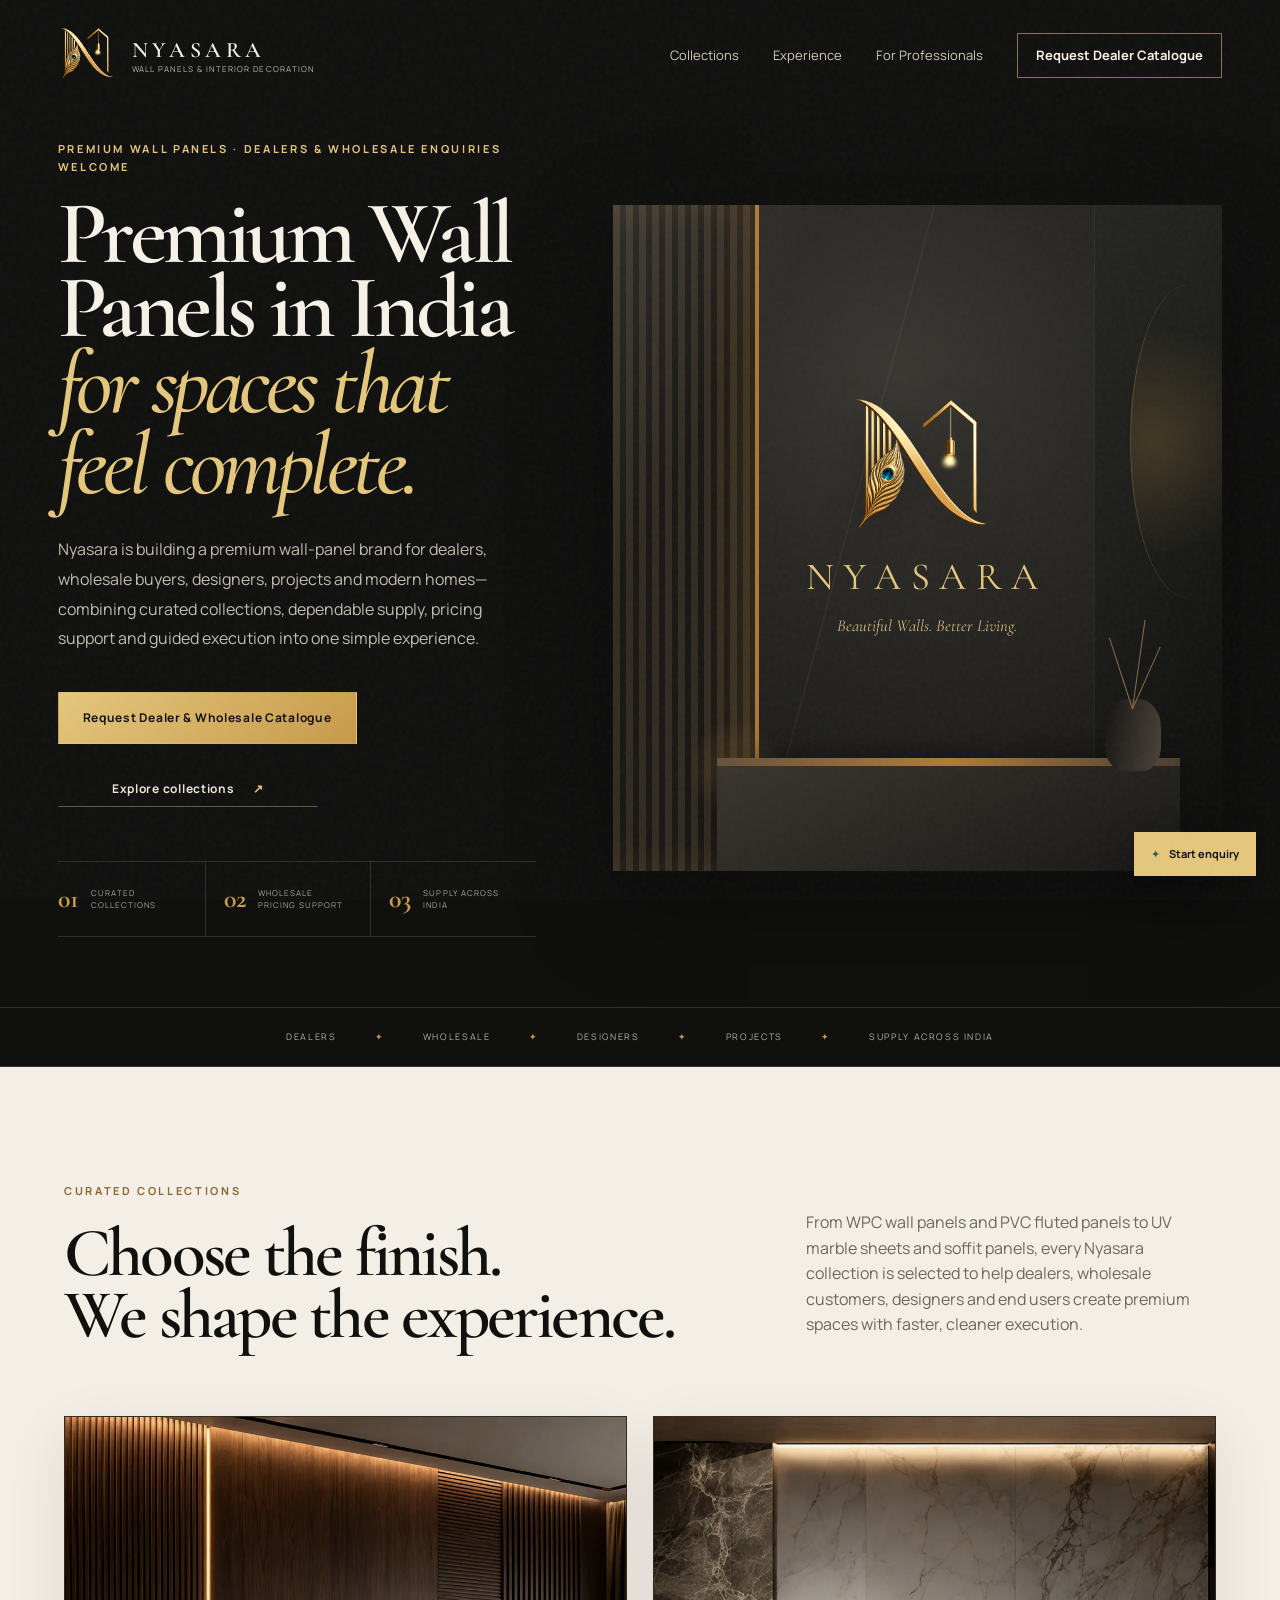
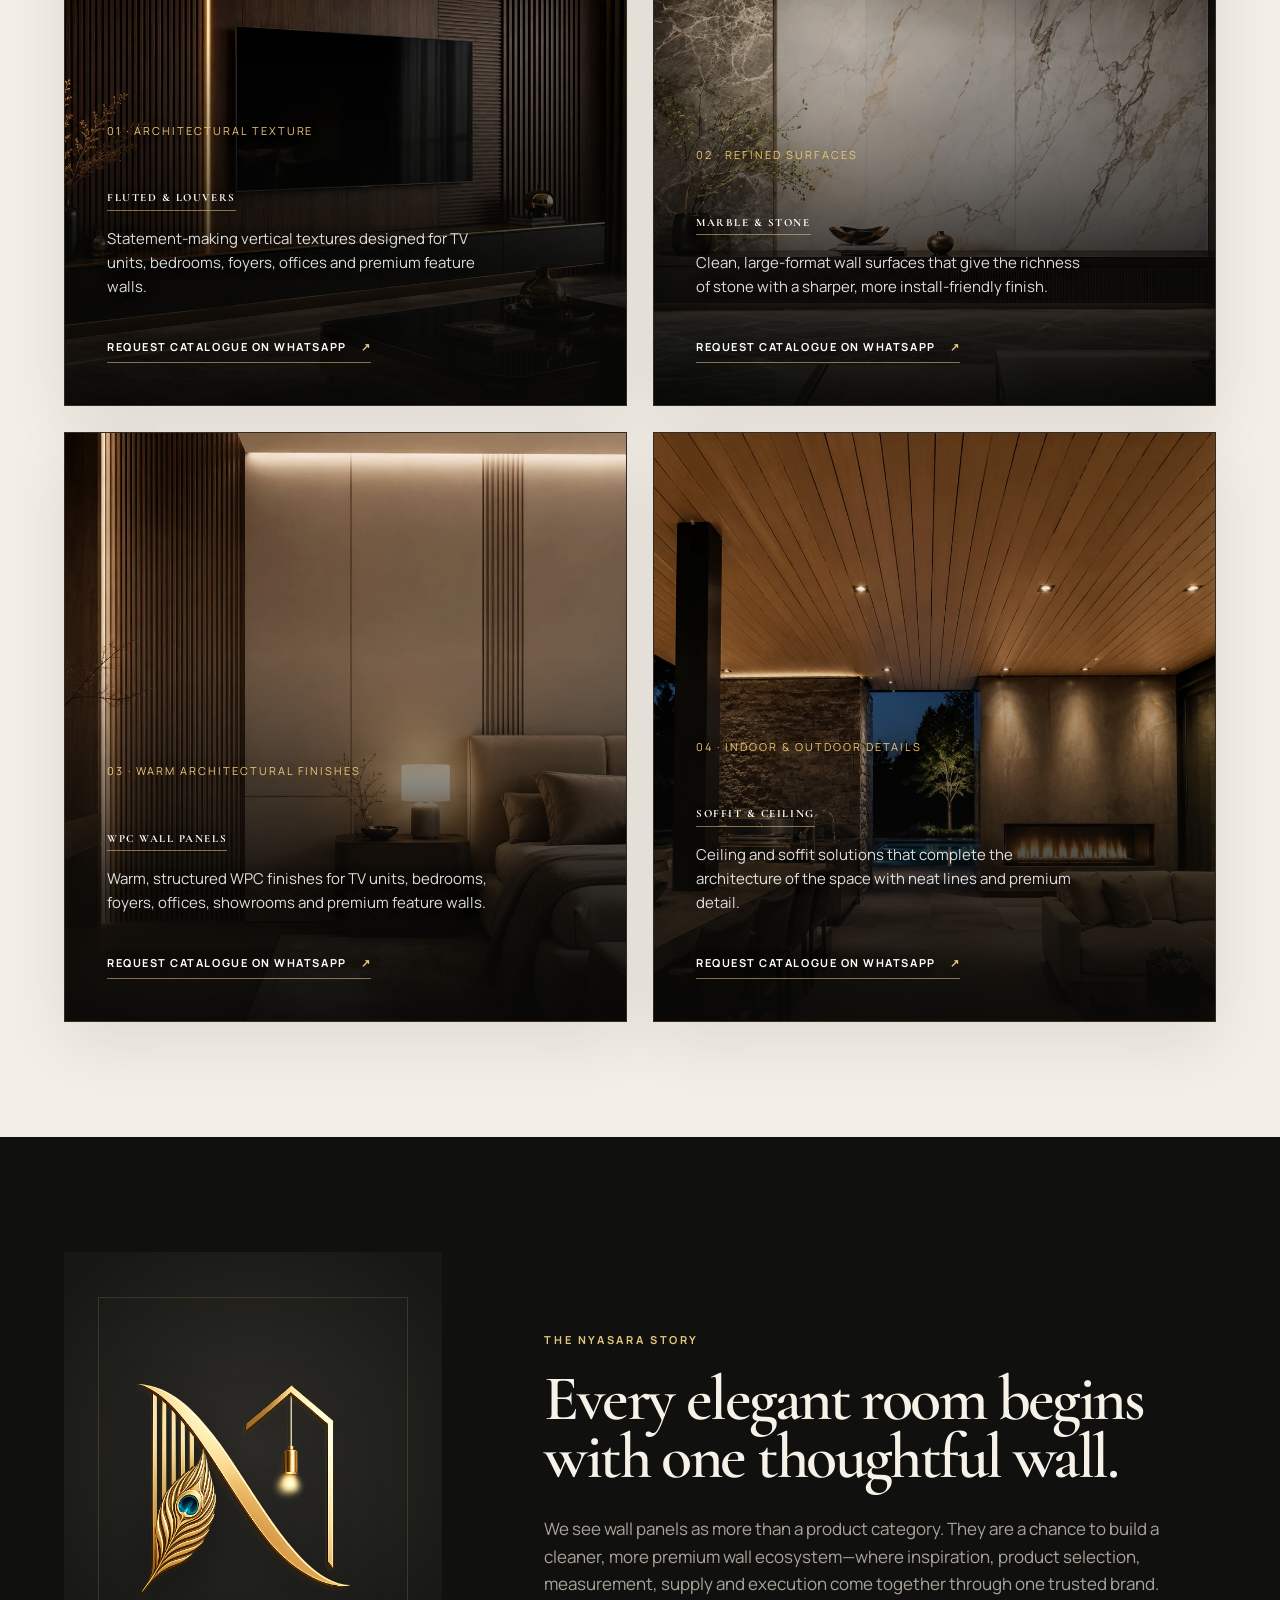
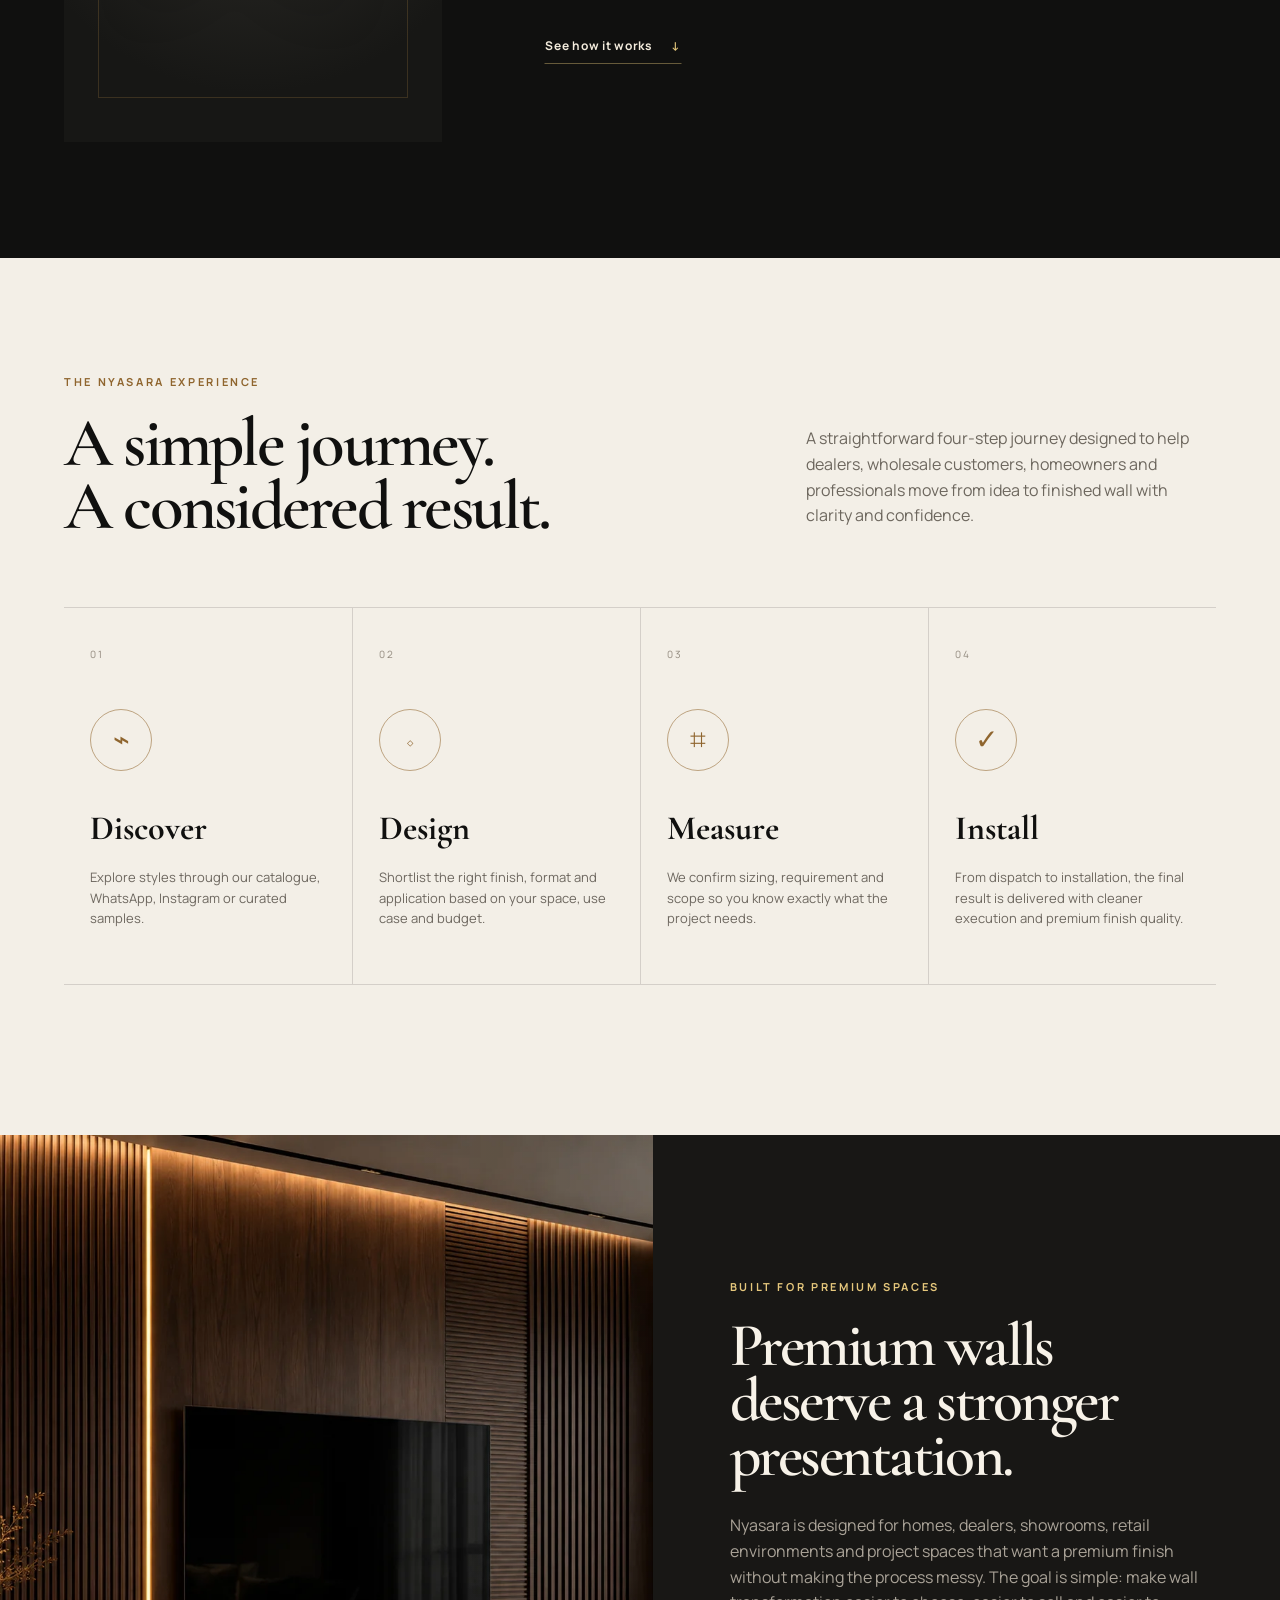
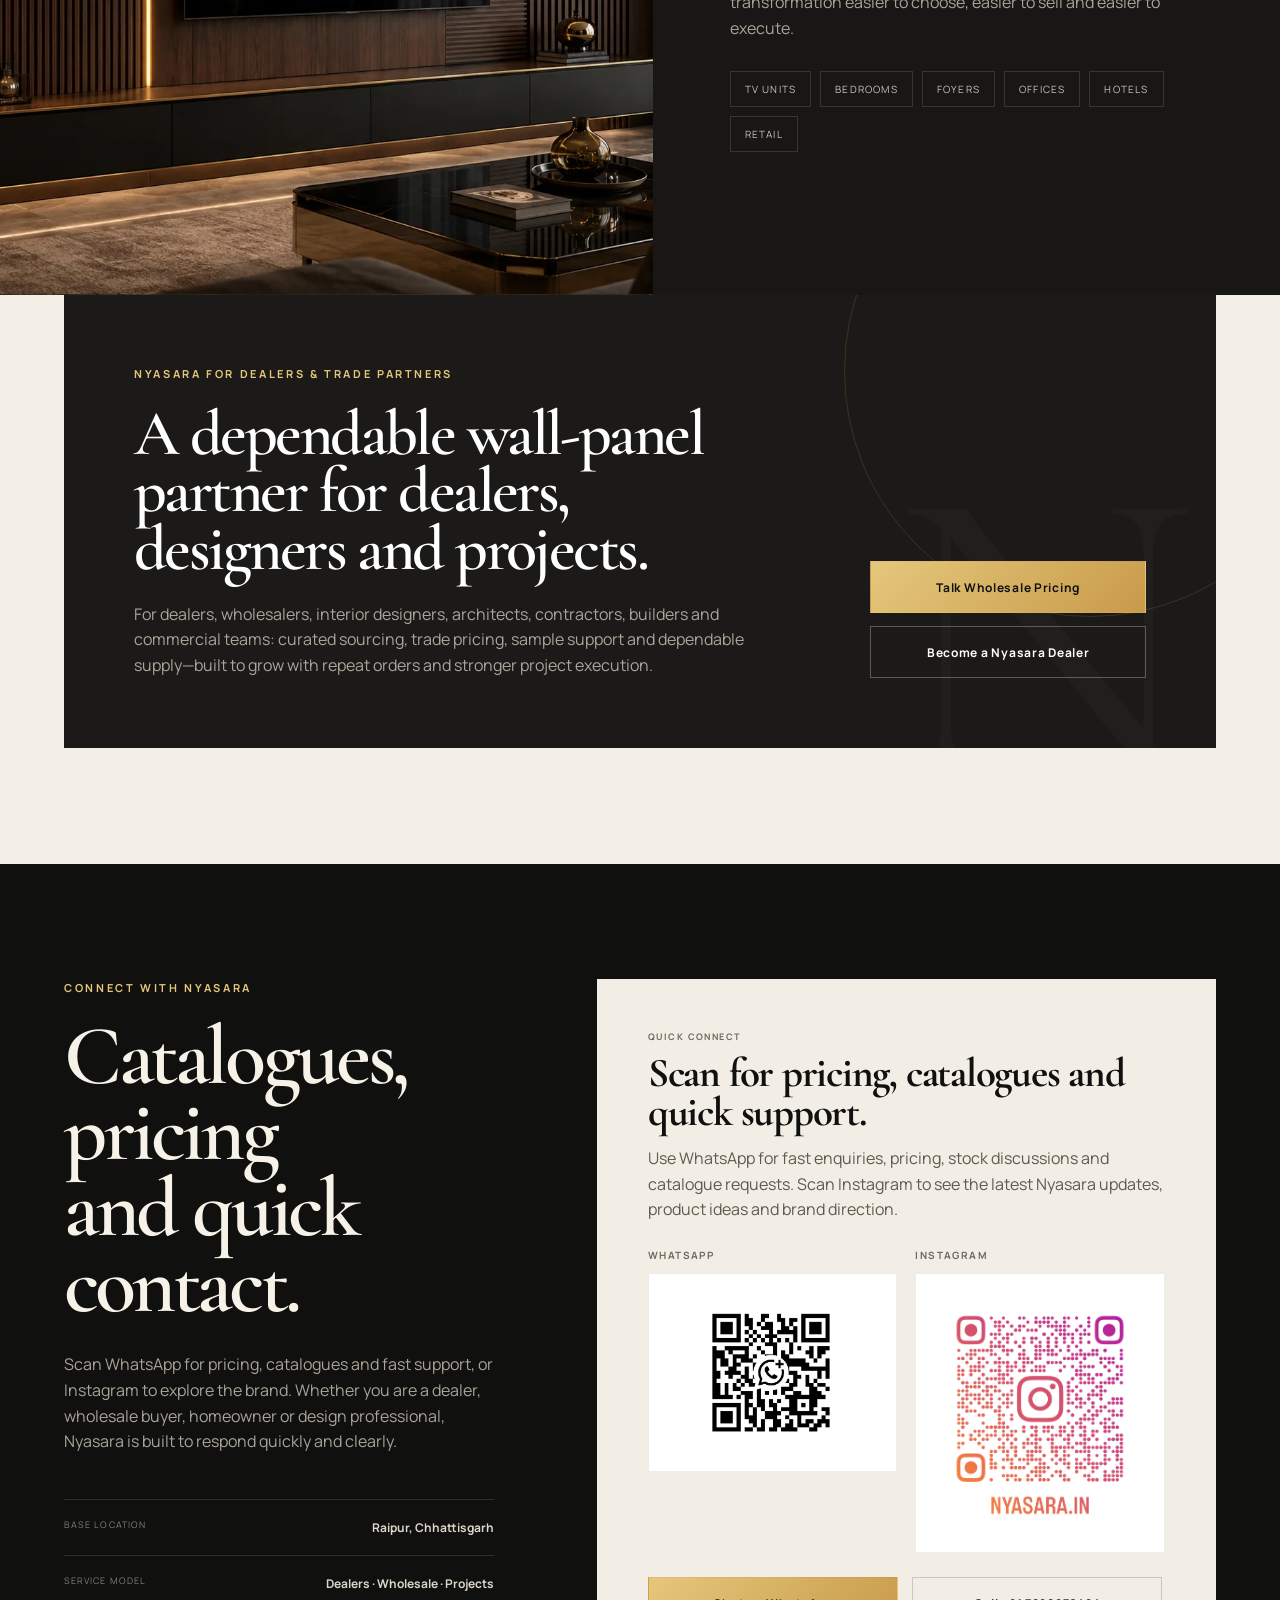
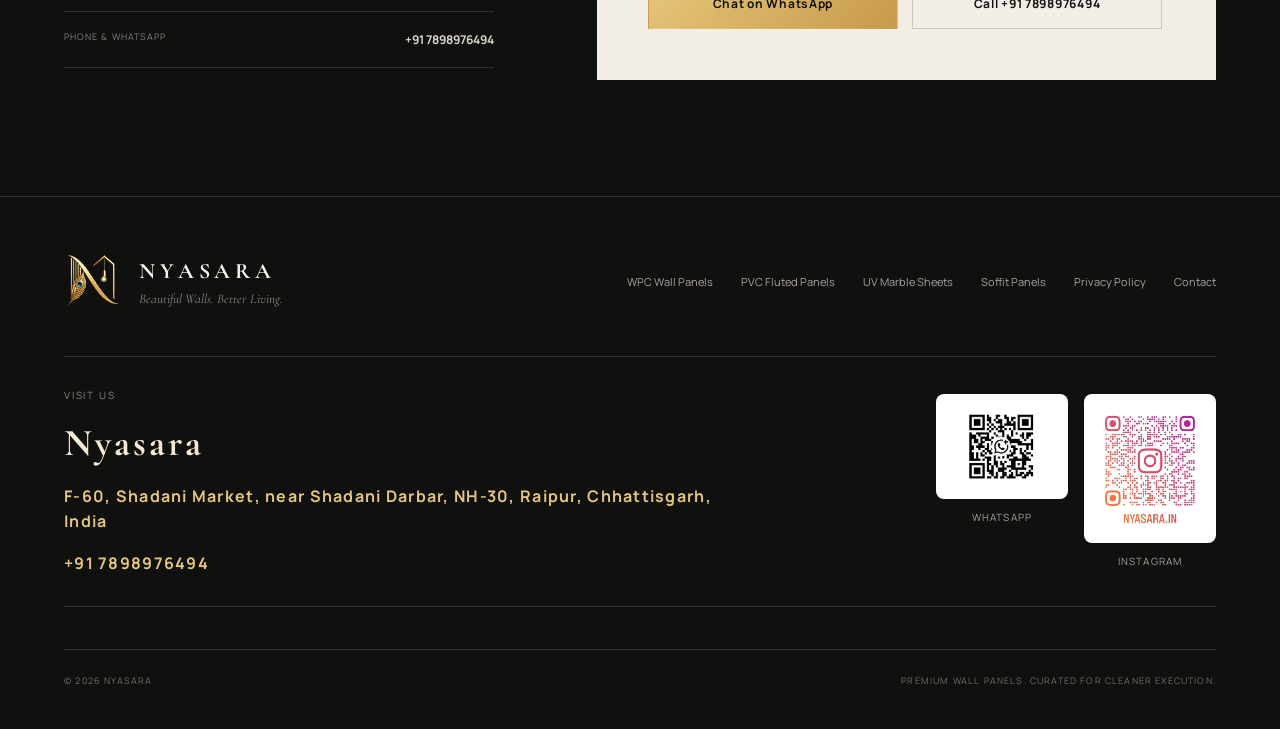
<file: index.html>
<!DOCTYPE html>
<html lang="en">
<head>
  <meta charset="UTF-8" />

  <meta name="viewport" content="width=device-width, initial-scale=1.0" />

  <!-- SEO CHANGE 1: Stronger meta description -->
  <meta
    name="description"
    content="Premium wall panels in India for homes, dealers and projects. Explore WPC panels, PVC fluted panels, UV marble sheets, soffit and ceiling panels with wholesale supply from Nyasara."
  />

  <meta name="theme-color" content="#10100f" />

  <!-- SEO CHANGE 2: Keyword-focused title -->
  <title>Wall Panels in India | WPC, PVC, Fluted & UV Marble | Nyasara</title>

  <!-- SEO CHANGE 3: Canonical URL -->
  <link rel="canonical" href="https://nyasara.com/" />

<link
  rel="icon"
  type="image/png"
  sizes="192x192"
  href="/assets/favicon-nyasara-192.png"
/>

  <!-- SEO CHANGE 4: LocalBusiness Structured Data -->
  <script type="application/ld+json">
  {
    "@context": "https://schema.org",
    "@type": "LocalBusiness",
    "@id": "https://nyasara.com/#localbusiness",
    "name": "Nyasara",
    "url": "https://nyasara.com/",
    "logo": "https://nyasara.com/assets/nyasara-logo-master.png",
    "image": "https://nyasara.com/assets/room-showcase-luxury.webp",
    "telephone": "+91-7898976494",
    "description": "Nyasara is a premium wall panel brand offering WPC wall panels, PVC fluted panels, UV marble sheets, soffit and ceiling panels for homes, dealers, designers and commercial projects across India.",
    "address": {
      "@type": "PostalAddress",
      "streetAddress": "F-60, Shadani Market, near Shadani Darbar, NH-30",
      "addressLocality": "Raipur",
      "addressRegion": "Chhattisgarh",
      "addressCountry": "IN"
    },
    "areaServed": {
      "@type": "Country",
      "name": "India"
    }
  }
  </script>

  <script type="application/ld+json">
{
  "@context": "https://schema.org",
  "@type": "WebSite",
  "name": "Nyasara",
  "alternateName": [
    "NYASARA",
    "nyasara.com"
  ],
  "url": "https://nyasara.com/"
}
</script>

  <link rel="preconnect" href="https://fonts.googleapis.com">
  <link rel="preconnect" href="https://fonts.gstatic.com" crossorigin>

  <link
    href="https://fonts.googleapis.com/css2?family=Cormorant+Garamond:wght@500;600;700&family=Manrope:wght@400;500;600;700&display=swap"
    rel="stylesheet"
  >

  <link rel="stylesheet" href="styles.css" />
</head>

<body>

  <div class="grain" aria-hidden="true"></div>

  <header class="site-header" id="top">

    <a class="brand" href="#top" aria-label="Nyasara home">

      <img
        src="assets/nyasara-logo-master.png"
        alt="Nyasara emblem"
      />

      <span class="brand-copy">
        <strong>NYASARA</strong>
        <small>Wall Panels & Interior Decoration</small>
      </span>

    </a>

    <button
      class="menu-toggle"
      aria-expanded="false"
      aria-controls="site-nav"
      aria-label="Open navigation"
    >
      <span></span>
      <span></span>
    </button>

    <nav class="site-nav" id="site-nav">

      <a href="#collections">Collections</a>

      <a href="#experience">Experience</a>

      <a href="#professionals">For Professionals</a>

      <a
        href="https://wa.me/917898976494?text=Hi%20Nyasara%2C%20I%27m%20interested%20in%20the%20dealer/wholesale%20catalogue%20and%20pricing.%20Please%20share%20the%20details."
        target="_blank"
        rel="noopener noreferrer"
        class="nav-cta"
      >
        Request Dealer Catalogue
      </a>

    </nav>

  </header>


  <main>

    <section class="hero">

      <div class="hero-copy reveal">

        <p class="eyebrow">
          Premium wall panels · Dealers & wholesale enquiries welcome
        </p>

        <!-- SEO CHANGE 5: Keyword-relevant H1 -->
        <h1>
          Premium Wall Panels in India
          <br>
          <em>for spaces that feel complete.</em>
        </h1>

        <p class="hero-lede">
          Nyasara is building a premium wall-panel brand for dealers,
          wholesale buyers, designers, projects and modern homes—combining
          curated collections, dependable supply, pricing support and guided
          execution into one simple experience.
        </p>

        <div class="hero-actions">

          <a
            class="button button-primary"
            href="https://wa.me/917898976494?text=Hi%20Nyasara%2C%20I%27m%20interested%20in%20the%20dealer/wholesale%20catalogue%20and%20pricing.%20Please%20share%20the%20details."
            target="_blank"
            rel="noopener noreferrer"
          >
            Request Dealer & Wholesale Catalogue
          </a>

          <a class="button button-text" href="#collections">
            Explore collections <span>↗</span>
          </a>

        </div>


        <div class="hero-trust">

          <div>
            <strong>01</strong>
            <span>Curated<br>collections</span>
          </div>

          <div>
            <strong>02</strong>
            <span>Wholesale<br>pricing support</span>
          </div>

          <div>
            <strong>03</strong>
            <span>Supply across<br>India</span>
          </div>

        </div>

      </div>


      <div
        class="hero-visual reveal reveal-delay-1"
        aria-label="Modern wall panel interior concept"
      >

        <div class="scene">

          <div class="scene-wall scene-wall-left"></div>

          <div class="scene-wall scene-wall-center">

            <div class="hero-logo-lockup">

              <img
                src="assets/nyasara-logo-master.png"
                alt=""
              />

              <span>NYASARA</span>

              <small>
                Beautiful Walls. Better Living.
              </small>

            </div>

          </div>

          <div class="scene-wall scene-wall-right"></div>

          <div class="console"></div>

          <div class="vase">
            <i></i>
            <i></i>
            <i></i>
          </div>

          <div class="ambient-light"></div>

        </div>

      </div>

    </section>


    <section
      class="brand-strip"
      aria-label="Nyasara brand values"
    >

      <span>Dealers</span>
      <i>✦</i>

      <span>Wholesale</span>
      <i>✦</i>

      <span>Designers</span>
      <i>✦</i>

      <span>Projects</span>
      <i>✦</i>

      <span>Supply Across India</span>

    </section>


    <section
      class="section section-light"
      id="collections"
    >

      <div class="section-heading reveal">

        <div>

          <p class="eyebrow dark">
            Curated collections
          </p>

          <h2>
            Choose the finish.<br>
            We shape the experience.
          </h2>

        </div>

        <p>
          From <a href="/wpc-wall-panels/">WPC wall panels</a> and
          <a href="/pvc-fluted-panels/">PVC fluted panels</a> to
          <a href="/uv-marble-sheets/">UV marble sheets</a> and
          <a href="/soffit-panels/">soffit panels</a>, every Nyasara collection
          is selected to help dealers, wholesale customers, designers and end users
          create premium spaces with faster, cleaner execution.
        </p>

      </div>


      <div class="collection-grid">


        <article
          class="collection-card collection-wood reveal"
        >

          <div class="panel-art wood-art">

            <img
              loading="lazy"
              decoding="async"
              src="assets/collection-fluted-luxury.webp"
              alt="Luxury walnut fluted and louver wall panel installation"
            />

          </div>

          <div class="card-copy">

            <small>
              01 · Architectural texture
            </small>

            <h3>
              <a href="/pvc-fluted-panels/">Fluted & Louvers</a>
            </h3>

            <p>
              Statement-making vertical textures designed for TV units,
              bedrooms, foyers, offices and premium feature walls.
            </p>

            <a
              href="https://wa.me/917898976494?text=Hi%20Nyasara%2C%20I%27m%20interested%20in%20Fluted%20%26%20Louvers.%20Please%20share%20the%20catalogue%2C%20pricing%20and%20dealer/wholesale%20details."
              target="_blank"
              rel="noopener noreferrer"
            >
              Request Catalogue on WhatsApp
              <span>↗</span>
            </a>

          </div>

        </article>



        <article
          class="collection-card collection-stone reveal reveal-delay-1"
        >

          <div class="panel-art stone-art">

            <img
              loading="lazy"
              decoding="async"
              src="assets/collection-marble-luxury.webp"
              alt="Luxury marble and stone wall panel installation"
            />

          </div>

          <div class="card-copy">

            <small>
              02 · Refined surfaces
            </small>

            <h3>
              <a href="/uv-marble-sheets/">Marble & Stone</a>
            </h3>

            <p>
              Clean, large-format wall surfaces that give the richness of
              stone with a sharper, more install-friendly finish.
            </p>

            <a
              href="https://wa.me/917898976494?text=Hi%20Nyasara%2C%20I%27m%20interested%20in%20Marble%20%26%20Stone%20wall%20panels.%20Please%20share%20the%20catalogue%2C%20pricing%20and%20dealer/wholesale%20details."
              target="_blank"
              rel="noopener noreferrer"
            >
              Request Catalogue on WhatsApp
              <span>↗</span>
            </a>

          </div>

        </article>



        <article
          class="collection-card collection-mineral reveal"
        >

          <div class="panel-art mineral-art">

            <img
              loading="lazy"
              decoding="async"
              src="assets/collection-neutrals-luxury.webp"
              alt="Luxury soft neutral wall panel installation"
            />

          </div>

          <div class="card-copy">

            <small>
              03 · Warm architectural finishes
            </small>

            <h3>
              <a href="/wpc-wall-panels/">WPC Wall Panels</a>
            </h3>

            <p>
              Warm, structured WPC finishes for TV units, bedrooms, foyers,
              offices, showrooms and premium feature walls.
            </p>

            <a
              href="https://wa.me/917898976494?text=Hi%20Nyasara%2C%20I%27m%20interested%20in%20WPC%20wall%20panels.%20Please%20share%20the%20catalogue%2C%20pricing%20and%20dealer/wholesale%20details."
              target="_blank"
              rel="noopener noreferrer"
            >
              Request Catalogue on WhatsApp
              <span>↗</span>
            </a>

          </div>

        </article>



        <article
          class="collection-card collection-ceiling reveal reveal-delay-1"
        >

          <div class="panel-art ceiling-art">

            <img
              loading="lazy"
              decoding="async"
              src="assets/collection-soffit-luxury.webp"
              alt="Luxury soffit and ceiling panel installation"
            />

          </div>

          <div class="card-copy">

            <small>
              04 · Indoor & outdoor details
            </small>

            <h3>
              <a href="/soffit-panels/">Soffit & Ceiling</a>
            </h3>

            <p>
              Ceiling and soffit solutions that complete the architecture
              of the space with neat lines and premium detail.
            </p>

            <a
              href="https://wa.me/917898976494?text=Hi%20Nyasara%2C%20I%27m%20interested%20in%20Soffit%20%26%20Ceiling%20panels.%20Please%20share%20the%20catalogue%2C%20pricing%20and%20dealer/wholesale%20details."
              target="_blank"
              rel="noopener noreferrer"
            >
              Request Catalogue on WhatsApp
              <span>↗</span>
            </a>

          </div>

        </article>


      </div>

    </section>


    <section class="section philosophy">

      <div class="philosophy-mark reveal">

        <img
          src="assets/nyasara-logo-master.png"
          alt="Nyasara emblem"
        />

      </div>


      <div class="philosophy-copy reveal reveal-delay-1">

        <p class="eyebrow">
          The Nyasara story
        </p>

        <h2>
          Every elegant room begins<br>
          with one thoughtful wall.
        </h2>

        <p>
          We see wall panels as more than a product category. They are a
          chance to build a cleaner, more premium wall ecosystem—where
          inspiration, product selection, measurement, supply and execution
          come together through one trusted brand.
        </p>

        <a
          class="button button-text light"
          href="#experience"
        >
          See how it works <span>↓</span>
        </a>

      </div>

    </section>


    <section
      class="section section-light process"
      id="experience"
    >

      <div class="section-heading reveal">

        <div>

          <p class="eyebrow dark">
            The Nyasara experience
          </p>

          <h2>
            A simple journey.<br>
            A considered result.
          </h2>

        </div>

        <p>
          A straightforward four-step journey designed to help dealers,
          wholesale customers, homeowners and professionals move from idea
          to finished wall with clarity and confidence.
        </p>

      </div>


      <div class="steps">


        <article class="step reveal">

          <span>01</span>

          <div class="step-icon">⌁</div>

          <h3>Discover</h3>

          <p>
            Explore styles through our catalogue, WhatsApp, Instagram
            or curated samples.
          </p>

        </article>


        <article class="step reveal reveal-delay-1">

          <span>02</span>

          <div class="step-icon">◇</div>

          <h3>Design</h3>

          <p>
            Shortlist the right finish, format and application based on
            your space, use case and budget.
          </p>

        </article>


        <article class="step reveal reveal-delay-2">

          <span>03</span>

          <div class="step-icon">⌗</div>

          <h3>Measure</h3>

          <p>
            We confirm sizing, requirement and scope so you know exactly
            what the project needs.
          </p>

        </article>


        <article class="step reveal reveal-delay-3">

          <span>04</span>

          <div class="step-icon">✓</div>

          <h3>Install</h3>

          <p>
            From dispatch to installation, the final result is delivered
            with cleaner execution and premium finish quality.
          </p>

        </article>


      </div>

    </section>



    <section class="room-section">


      <div class="room-visual reveal">

        <img
          loading="lazy"
          decoding="async"
          src="assets/room-showcase-luxury.webp"
          alt="Luxury Nyasara TV wall and fluted panel installation"
        />

      </div>


      <div class="room-copy reveal reveal-delay-1">

        <p class="eyebrow">
          Built for premium spaces
        </p>

        <h2>
          Premium walls deserve a stronger presentation.
        </h2>

        <p>
          Nyasara is designed for homes, dealers, showrooms, retail
          environments and project spaces that want a premium finish without
          making the process messy. The goal is simple: make wall
          transformation easier to choose, easier to sell and easier to execute.
        </p>


        <div class="use-cases">

          <span>TV units</span>
          <span>Bedrooms</span>
          <span>Foyers</span>
          <span>Offices</span>
          <span>Hotels</span>
          <span>Retail</span>

        </div>

      </div>

    </section>



    <section
      class="section professionals"
      id="professionals"
    >

      <div class="professional-card reveal">

        <div>

          <p class="eyebrow">
            Nyasara for dealers & trade partners
          </p>

          <h2>
            A dependable wall-panel partner for dealers,
            designers and projects.
          </h2>

          <p>
            For dealers, wholesalers, interior designers, architects,
            contractors, builders and commercial teams: curated sourcing,
            trade pricing, sample support and dependable supply—built to
            grow with repeat orders and stronger project execution.
          </p>

        </div>


        <div class="professional-actions">

          <a
            class="button button-primary"
            href="https://wa.me/917898976494?text=Hi%20Nyasara%2C%20I%27m%20interested%20in%20wholesale%20pricing%20and%20dealership%20opportunities.%20Please%20share%20MOQ%2C%20pricing%20and%20catalogue%20details."
            target="_blank"
            rel="noopener noreferrer"
          >
            Talk Wholesale Pricing
          </a>


          <a
            class="button button-outline"
            href="https://wa.me/917898976494?text=Hi%20Nyasara%2C%20I%27m%20interested%20in%20wholesale%20pricing%20and%20dealership%20opportunities.%20Please%20share%20MOQ%2C%20pricing%20and%20catalogue%20details."
            target="_blank"
            rel="noopener noreferrer"
          >
            Become a Nyasara Dealer
          </a>

        </div>

      </div>

    </section>



    <section
      class="section contact"
      id="contact"
    >

      <div class="contact-intro reveal">

        <p class="eyebrow">
          Connect with Nyasara
        </p>

        <h2>
          Catalogues, pricing<br>
          and quick contact.
        </h2>

        <p>
          Scan WhatsApp for pricing, catalogues and fast support, or
          Instagram to explore the brand. Whether you are a dealer,
          wholesale buyer, homeowner or design professional, Nyasara
          is built to respond quickly and clearly.
        </p>


        <div class="contact-points">

          <div>
            <small>Base location</small>
            <strong><a href="/wall-panels-raipur/">Raipur, Chhattisgarh</a></strong>
          </div>

          <div>
            <small>Service model</small>
            <strong>Dealers · Wholesale · Projects</strong>
          </div>

          <div>
            <small>Phone & WhatsApp</small>
            <strong>+91 7898976494</strong>
          </div>

        </div>

      </div>



      <div class="contact-qr-card reveal reveal-delay-1">

        <div class="contact-qr-top">

          <small>
            Quick connect
          </small>

          <h3>
            Scan for pricing, catalogues and quick support.
          </h3>

          <p>
            Use WhatsApp for fast enquiries, pricing, stock discussions
            and catalogue requests. Scan Instagram to see the latest
            Nyasara updates, product ideas and brand direction.
          </p>

        </div>


        <div class="contact-qr-row">


          <div class="contact-qr-item">

            <span>WhatsApp</span>

            <div class="contact-qr-box">

              <img
                src="assets/nyasara-qr-code.jpg"
                alt="Scannable WhatsApp QR code to connect with Nyasara"
              />

            </div>

          </div>



          <div class="contact-qr-item">

            <span>Instagram</span>

            <div class="contact-qr-box">

              <img
                src="assets/nyasara-instagram-qr.png"
                alt="Scannable Instagram QR code for Nyasara"
              />

            </div>

          </div>


        </div>



        <div class="contact-qr-actions">

          <a
            class="button button-primary"
            href="https://wa.me/917898976494?text=Hi%20Nyasara%2C%20I%27d%20like%20to%20enquire%20about%20your%20wall%20panels%20and%20get%20the%20catalogue%20and%20pricing."
            target="_blank"
            rel="noopener noreferrer"
          >
            Chat on WhatsApp
          </a>


          <a
            class="button button-outline dark-outline"
            href="tel:+917898976494"
          >
            Call +91 7898976494
          </a>

        </div>

      </div>

    </section>

  </main>



  <footer>


    <a
      class="footer-brand"
      href="#top"
    >

      <img
        src="assets/nyasara-logo-master.png"
        alt=""
      />

      <div>

        <strong>NYASARA</strong>

        <small>
          Beautiful Walls. Better Living.
        </small>

      </div>

    </a>



    <div class="footer-links">

      <a href="/wpc-wall-panels/">
        WPC Wall Panels
      </a>

      <a href="/pvc-fluted-panels/">
        PVC Fluted Panels
      </a>

      <a href="/uv-marble-sheets/">
        UV Marble Sheets
      </a>

      <a href="/soffit-panels/">
        Soffit Panels
      </a>
      <a href="/privacy-policy/">Privacy Policy</a>
  

      <a href="#contact">
        Contact
      </a>

    </div>



    <div class="footer-contact-card">


      <div class="footer-contact-copy">

        <small>
          Visit us
        </small>

        <h3>
          Nyasara
        </h3>

        <p>
          <a href="/wall-panels-raipur/">
            F-60, Shadani Market, near Shadani Darbar,
            NH-30, Raipur, Chhattisgarh, India
          </a>
        </p>

        <a href="tel:+917898976494">
          +91 7898976494
        </a>

      </div>



      <div class="footer-qr footer-qr-row">


        <div class="footer-qr-item">

          <img
            src="assets/nyasara-qr-code.jpg"
            alt="WhatsApp QR code for Nyasara"
          />

          <span>
            WhatsApp
          </span>

        </div>



        <div class="footer-qr-item">

          <img
            src="assets/nyasara-instagram-qr.png"
            alt="Instagram QR code for Nyasara"
          />

          <span>
            Instagram
          </span>

        </div>


      </div>

    </div>



    <div class="footer-meta">

      <span>
        © <span id="year"></span> Nyasara
      </span>

      <span>
        Premium wall panels. Curated for cleaner execution.
      </span>

    </div>

  </footer>



  <a
    class="whatsapp-float"
    href="https://wa.me/917898976494?text=Hi%20Nyasara%2C%20I%27d%20like%20to%20enquire%20about%20your%20wall%20panels%20and%20get%20the%20catalogue%20and%20pricing."
    target="_blank"
    rel="noopener noreferrer"
    aria-label="Start a Nyasara enquiry on WhatsApp"
  >

    <span>✦</span>

    <strong>
      Start enquiry
    </strong>

  </a>


  <script src="script.js"></script>

</body>
</html>
</file>
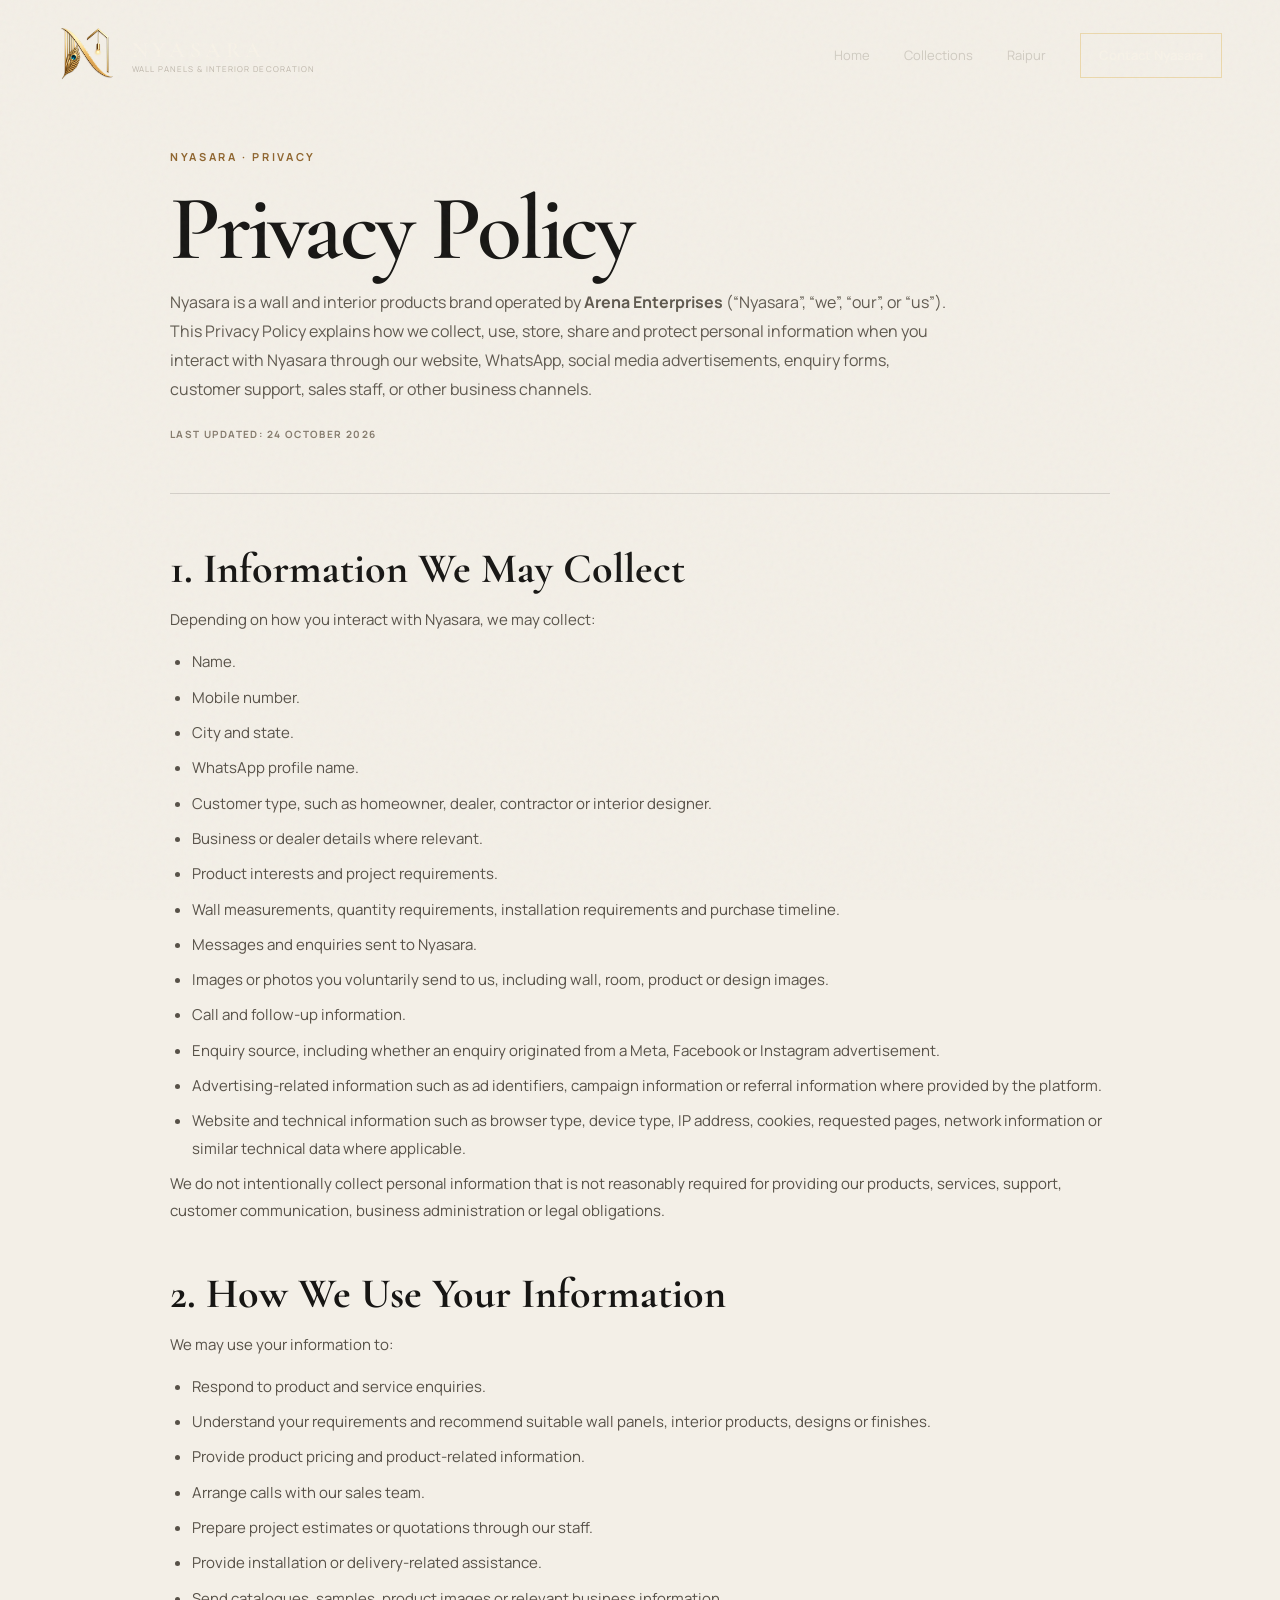
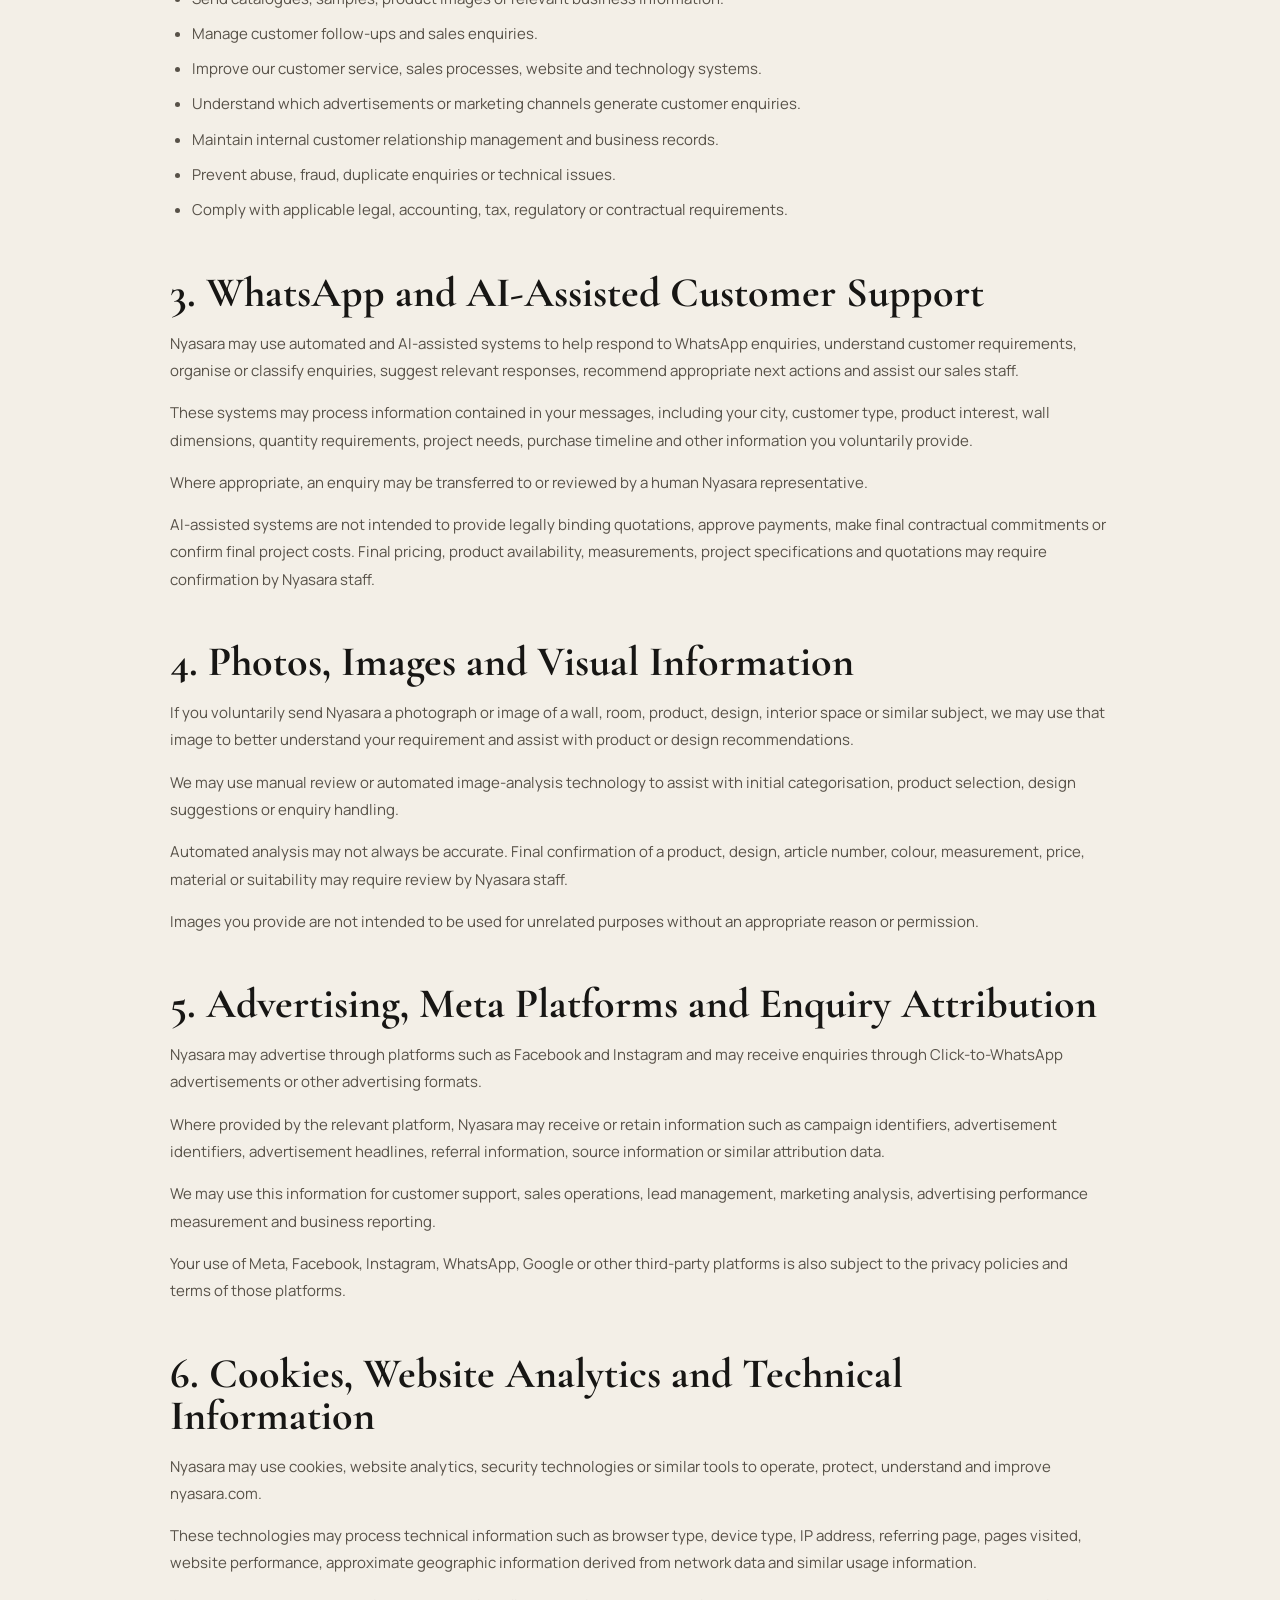
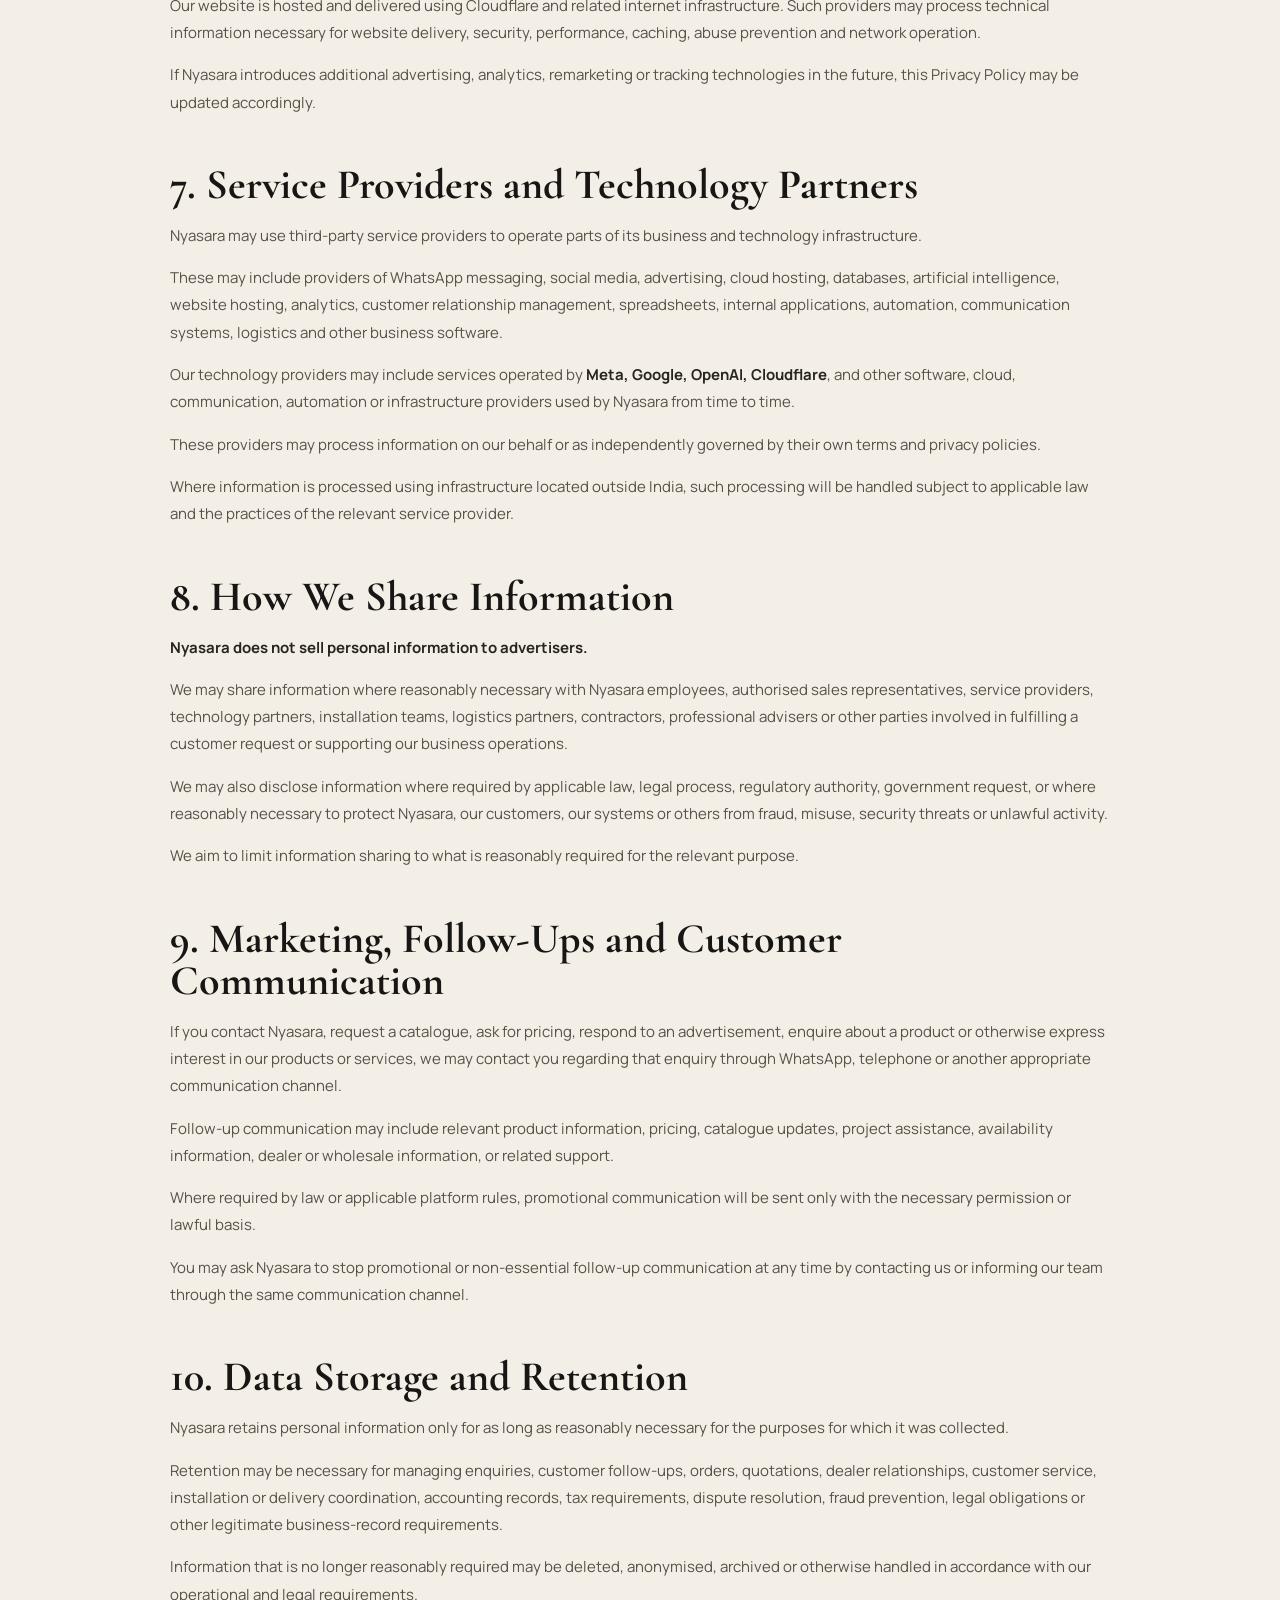
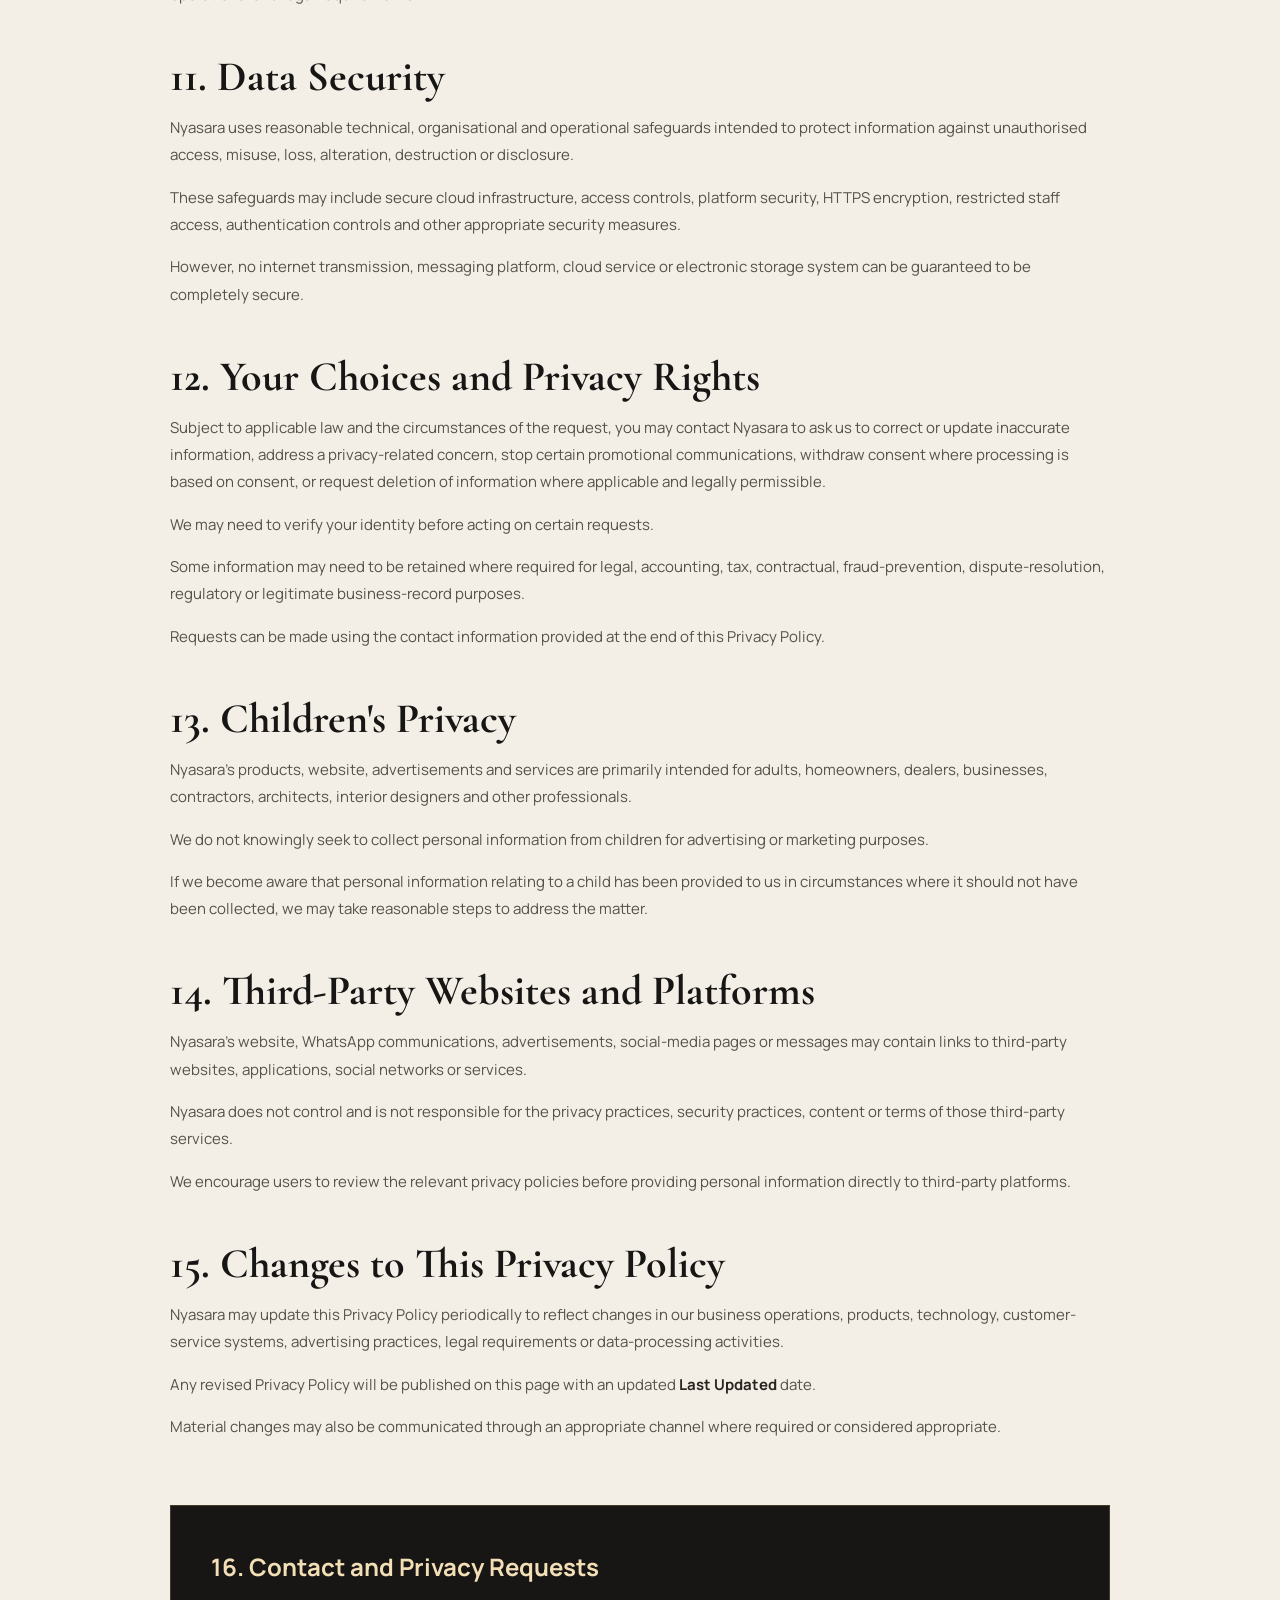
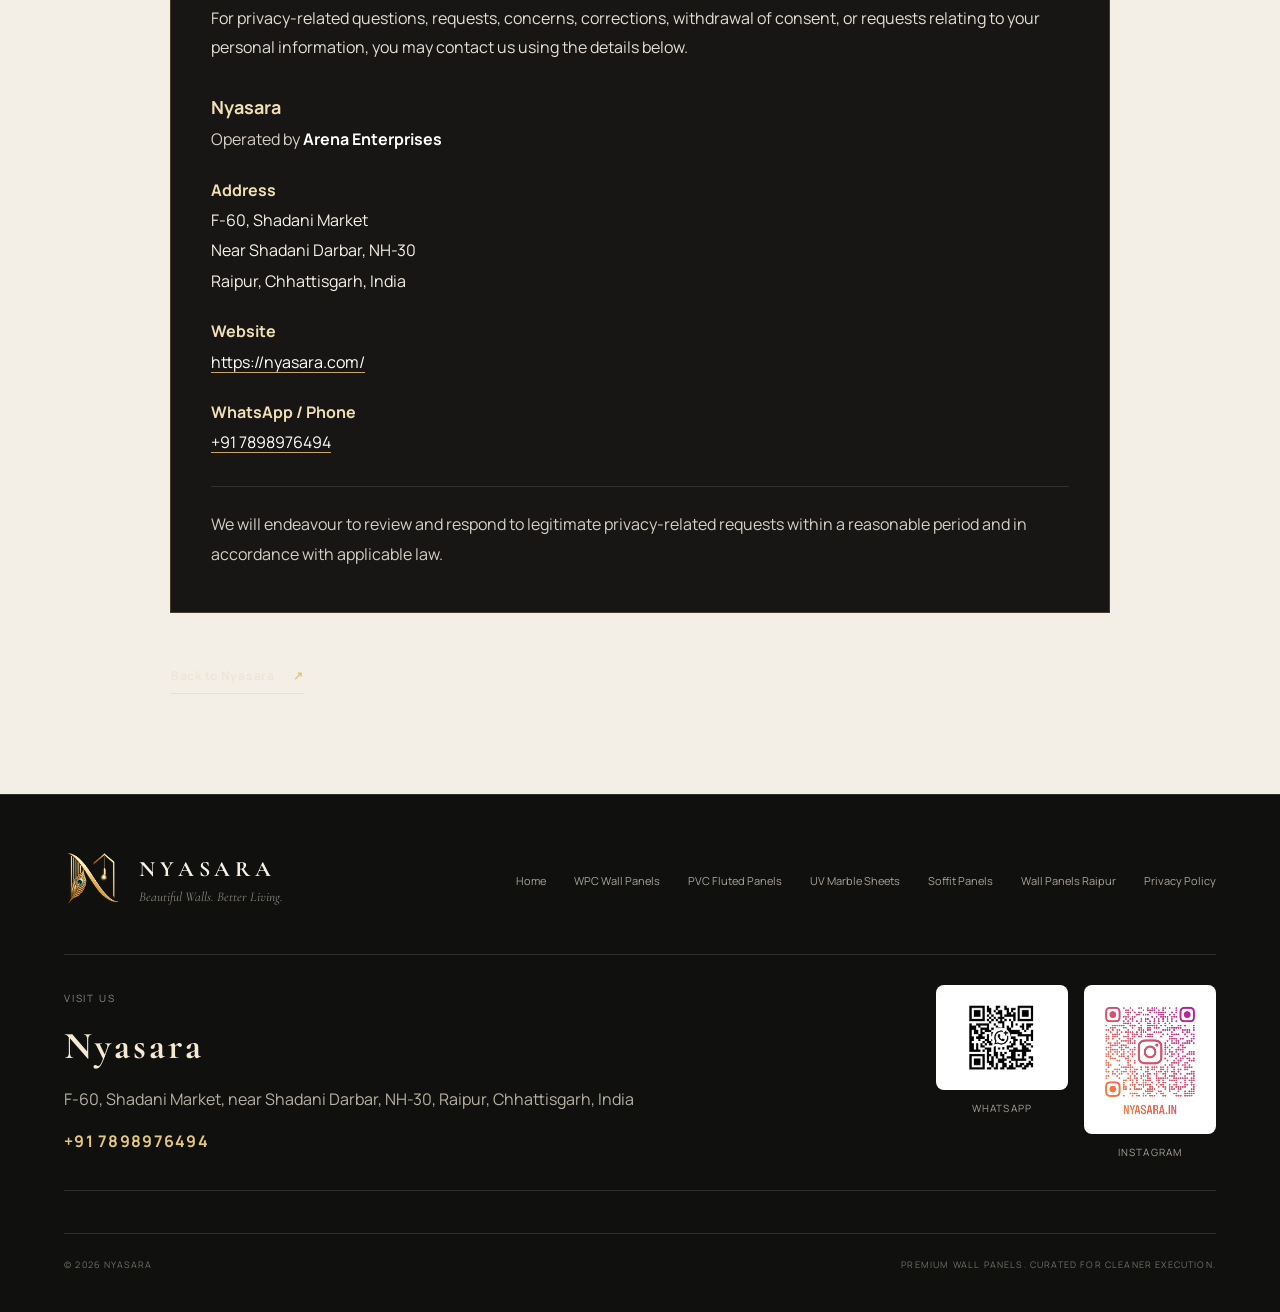
<file: privacy-policy/index.html>
<!DOCTYPE html>
<html lang="en">
<head>
  <meta charset="UTF-8" />
  <meta name="viewport" content="width=device-width, initial-scale=1.0" />

  <meta
    name="description"
    content="Read the Nyasara Privacy Policy to understand how Arena Enterprises collects, uses, stores and protects information shared through nyasara.com, WhatsApp, social media, advertisements and customer support."
  />

  <meta name="theme-color" content="#10100f" />

  <title>Privacy Policy | Nyasara</title>

  <link rel="canonical" href="https://nyasara.com/privacy-policy/" />

  <link
    rel="icon"
    type="image/png"
    sizes="192x192"
    href="/assets/favicon-nyasara-192.png"
  />

  <link rel="preconnect" href="https://fonts.googleapis.com">
  <link rel="preconnect" href="https://fonts.gstatic.com" crossorigin>
  <link
    href="https://fonts.googleapis.com/css2?family=Cormorant+Garamond:wght@500;600;700&family=Manrope:wght@400;500;600;700&display=swap"
    rel="stylesheet"
  >

  <link rel="stylesheet" href="/styles.css" />

  <style>
    .privacy-page {
      min-height: 100vh;
      padding: 148px 24px 100px;
      background: #f3efe7;
      color: #171614;
    }

    .privacy-wrap {
      max-width: 940px;
      margin: 0 auto;
    }

    .privacy-hero {
      padding-bottom: 48px;
      margin-bottom: 54px;
      border-bottom: 1px solid rgba(23, 22, 20, .14);
    }

    .privacy-hero h1 {
      margin: 10px 0 18px;
      font-family: "Cormorant Garamond", serif;
      font-size: clamp(56px, 8vw, 92px);
      line-height: .9;
      letter-spacing: -.035em;
      color: #171614;
    }

    .privacy-hero > p:not(.eyebrow) {
      max-width: 790px;
      margin: 0;
      color: #5f594f;
      font-size: 16px;
      line-height: 1.8;
    }

    .privacy-updated {
      display: inline-block;
      margin-top: 22px;
      color: #857b6d;
      font-size: 10px;
      font-weight: 700;
      letter-spacing: .14em;
      text-transform: uppercase;
    }

    .privacy-section {
      margin-bottom: 48px;
    }

    .privacy-section h2 {
      margin: 0 0 16px;
      font-family: "Cormorant Garamond", serif;
      font-size: clamp(31px, 4vw, 42px);
      line-height: 1;
      color: #171614;
    }

    .privacy-section p,
    .privacy-section li {
      color: #575148;
      font-size: 15px;
      line-height: 1.82;
    }

    .privacy-section p {
      margin: 0 0 15px;
    }

    .privacy-section ul {
      margin: 14px 0 0;
      padding-left: 22px;
    }

    .privacy-section li {
      margin-bottom: 8px;
    }

    .privacy-section strong {
      color: #28241f;
    }

    .privacy-note {
      margin: 54px 0;
      padding: 28px 30px;
      border-left: 3px solid #b88a45;
      background: #e8e0d3;
    }

    .privacy-note p {
      margin: 0;
      color: #50483f;
    }

    .privacy-contact {
      margin-top: 70px;
      padding: 42px;
      background: #171614;
      color: #fff;
    }

    .privacy-contact h2 {
      color: #f4ead8;
    }

    .privacy-contact p,
    .privacy-contact a {
      color: #bdb5aa;
    }

    .privacy-contact a {
      text-decoration: underline;
      text-underline-offset: 4px;
    }

    .privacy-back {
      margin-top: 44px;
    }

    @media (max-width: 760px) {
      .privacy-page {
        padding: 118px 18px 74px;
      }

      .privacy-hero {
        padding-bottom: 36px;
        margin-bottom: 42px;
      }

      .privacy-section {
        margin-bottom: 40px;
      }

      .privacy-contact {
        padding: 28px 22px;
      }
    }
  </style>
</head>

<body>

  <div class="grain" aria-hidden="true"></div>

  <header class="site-header" id="top">
    <a class="brand" href="/" aria-label="Nyasara home">
      <img src="/assets/nyasara-logo-master.png" alt="Nyasara" />
      <span class="brand-copy">
        <strong>NYASARA</strong>
        <small>Wall Panels & Interior Decoration</small>
      </span>
    </a>

    <button
      class="menu-toggle"
      aria-expanded="false"
      aria-controls="site-nav"
      aria-label="Open navigation"
    >
      <span></span><span></span>
    </button>

    <nav class="site-nav" id="site-nav">
      <a href="/">Home</a>
      <a href="/#collections">Collections</a>
      <a href="/wall-panels-raipur/">Raipur</a>
      <a
        href="https://wa.me/917898976494?text=Hi%20Nyasara%2C%20I%27d%20like%20to%20get%20in%20touch."
        target="_blank"
        rel="noopener noreferrer"
        class="nav-cta"
      >
        Contact Nyasara
      </a>
    </nav>
  </header>

  <main class="privacy-page">
    <div class="privacy-wrap">

      <section class="privacy-hero">
        <p class="eyebrow dark">Nyasara · Privacy</p>
        <h1>Privacy Policy</h1>
        <p>
          Nyasara is a wall and interior products brand operated by
          <strong>Arena Enterprises</strong> (“Nyasara”, “we”, “our”, or “us”).
          This Privacy Policy explains how we collect, use, store, share and
          protect personal information when you interact with Nyasara through
          our website, WhatsApp, social media advertisements, enquiry forms,
          customer support, sales staff, or other business channels.
        </p>
        <span class="privacy-updated">Last Updated: 24 October 2026</span>
      </section>

      <section class="privacy-section">
        <h2>1. Information We May Collect</h2>
        <p>Depending on how you interact with Nyasara, we may collect:</p>
        <ul>
          <li>Name.</li>
          <li>Mobile number.</li>
          <li>City and state.</li>
          <li>WhatsApp profile name.</li>
          <li>Customer type, such as homeowner, dealer, contractor or interior designer.</li>
          <li>Business or dealer details where relevant.</li>
          <li>Product interests and project requirements.</li>
          <li>Wall measurements, quantity requirements, installation requirements and purchase timeline.</li>
          <li>Messages and enquiries sent to Nyasara.</li>
          <li>Images or photos you voluntarily send to us, including wall, room, product or design images.</li>
          <li>Call and follow-up information.</li>
          <li>Enquiry source, including whether an enquiry originated from a Meta, Facebook or Instagram advertisement.</li>
          <li>Advertising-related information such as ad identifiers, campaign information or referral information where provided by the platform.</li>
          <li>Website and technical information such as browser type, device type, IP address, cookies, requested pages, network information or similar technical data where applicable.</li>
        </ul>
        <p>
          We do not intentionally collect personal information that is not
          reasonably required for providing our products, services, support,
          customer communication, business administration or legal obligations.
        </p>
      </section>

      <section class="privacy-section">
        <h2>2. How We Use Your Information</h2>
        <p>We may use your information to:</p>
        <ul>
          <li>Respond to product and service enquiries.</li>
          <li>Understand your requirements and recommend suitable wall panels, interior products, designs or finishes.</li>
          <li>Provide product pricing and product-related information.</li>
          <li>Arrange calls with our sales team.</li>
          <li>Prepare project estimates or quotations through our staff.</li>
          <li>Provide installation or delivery-related assistance.</li>
          <li>Send catalogues, samples, product images or relevant business information.</li>
          <li>Manage customer follow-ups and sales enquiries.</li>
          <li>Improve our customer service, sales processes, website and technology systems.</li>
          <li>Understand which advertisements or marketing channels generate customer enquiries.</li>
          <li>Maintain internal customer relationship management and business records.</li>
          <li>Prevent abuse, fraud, duplicate enquiries or technical issues.</li>
          <li>Comply with applicable legal, accounting, tax, regulatory or contractual requirements.</li>
        </ul>
      </section>

      <section class="privacy-section">
        <h2>3. WhatsApp and AI-Assisted Customer Support</h2>
        <p>
          Nyasara may use automated and AI-assisted systems to help respond to
          WhatsApp enquiries, understand customer requirements, organise or
          classify enquiries, suggest relevant responses, recommend appropriate
          next actions and assist our sales staff.
        </p>
        <p>
          These systems may process information contained in your messages,
          including your city, customer type, product interest, wall dimensions,
          quantity requirements, project needs, purchase timeline and other
          information you voluntarily provide.
        </p>
        <p>
          Where appropriate, an enquiry may be transferred to or reviewed by a
          human Nyasara representative.
        </p>
        <p>
          AI-assisted systems are not intended to provide legally binding
          quotations, approve payments, make final contractual commitments or
          confirm final project costs. Final pricing, product availability,
          measurements, project specifications and quotations may require
          confirmation by Nyasara staff.
        </p>
      </section>

      <section class="privacy-section">
        <h2>4. Photos, Images and Visual Information</h2>
        <p>
          If you voluntarily send Nyasara a photograph or image of a wall,
          room, product, design, interior space or similar subject, we may use
          that image to better understand your requirement and assist with
          product or design recommendations.
        </p>
        <p>
          We may use manual review or automated image-analysis technology to
          assist with initial categorisation, product selection, design
          suggestions or enquiry handling.
        </p>
        <p>
          Automated analysis may not always be accurate. Final confirmation of
          a product, design, article number, colour, measurement, price,
          material or suitability may require review by Nyasara staff.
        </p>
        <p>
          Images you provide are not intended to be used for unrelated purposes
          without an appropriate reason or permission.
        </p>
      </section>

      <section class="privacy-section">
        <h2>5. Advertising, Meta Platforms and Enquiry Attribution</h2>
        <p>
          Nyasara may advertise through platforms such as Facebook and
          Instagram and may receive enquiries through Click-to-WhatsApp
          advertisements or other advertising formats.
        </p>
        <p>
          Where provided by the relevant platform, Nyasara may receive or
          retain information such as campaign identifiers, advertisement
          identifiers, advertisement headlines, referral information, source
          information or similar attribution data.
        </p>
        <p>
          We may use this information for customer support, sales operations,
          lead management, marketing analysis, advertising performance
          measurement and business reporting.
        </p>
        <p>
          Your use of Meta, Facebook, Instagram, WhatsApp, Google or other
          third-party platforms is also subject to the privacy policies and
          terms of those platforms.
        </p>
      </section>

      <section class="privacy-section">
        <h2>6. Cookies, Website Analytics and Technical Information</h2>
        <p>
          Nyasara may use cookies, website analytics, security technologies or
          similar tools to operate, protect, understand and improve nyasara.com.
        </p>
        <p>
          These technologies may process technical information such as browser
          type, device type, IP address, referring page, pages visited, website
          performance, approximate geographic information derived from network
          data and similar usage information.
        </p>
        <p>
          Our website is hosted and delivered using Cloudflare and related
          internet infrastructure. Such providers may process technical
          information necessary for website delivery, security, performance,
          caching, abuse prevention and network operation.
        </p>
        <p>
          If Nyasara introduces additional advertising, analytics, remarketing
          or tracking technologies in the future, this Privacy Policy may be
          updated accordingly.
        </p>
      </section>

      <section class="privacy-section">
        <h2>7. Service Providers and Technology Partners</h2>
        <p>
          Nyasara may use third-party service providers to operate parts of its
          business and technology infrastructure.
        </p>
        <p>
          These may include providers of WhatsApp messaging, social media,
          advertising, cloud hosting, databases, artificial intelligence,
          website hosting, analytics, customer relationship management,
          spreadsheets, internal applications, automation, communication
          systems, logistics and other business software.
        </p>
        <p>
          Our technology providers may include services operated by
          <strong>Meta, Google, OpenAI, Cloudflare</strong>, and other software,
          cloud, communication, automation or infrastructure providers used by
          Nyasara from time to time.
        </p>
        <p>
          These providers may process information on our behalf or as
          independently governed by their own terms and privacy policies.
        </p>
        <p>
          Where information is processed using infrastructure located outside
          India, such processing will be handled subject to applicable law and
          the practices of the relevant service provider.
        </p>
      </section>

      <section class="privacy-section">
        <h2>8. How We Share Information</h2>
        <p><strong>Nyasara does not sell personal information to advertisers.</strong></p>
        <p>
          We may share information where reasonably necessary with Nyasara
          employees, authorised sales representatives, service providers,
          technology partners, installation teams, logistics partners,
          contractors, professional advisers or other parties involved in
          fulfilling a customer request or supporting our business operations.
        </p>
        <p>
          We may also disclose information where required by applicable law,
          legal process, regulatory authority, government request, or where
          reasonably necessary to protect Nyasara, our customers, our systems or
          others from fraud, misuse, security threats or unlawful activity.
        </p>
        <p>
          We aim to limit information sharing to what is reasonably required for
          the relevant purpose.
        </p>
      </section>

      <section class="privacy-section">
        <h2>9. Marketing, Follow-Ups and Customer Communication</h2>
        <p>
          If you contact Nyasara, request a catalogue, ask for pricing, respond
          to an advertisement, enquire about a product or otherwise express
          interest in our products or services, we may contact you regarding
          that enquiry through WhatsApp, telephone or another appropriate
          communication channel.
        </p>
        <p>
          Follow-up communication may include relevant product information,
          pricing, catalogue updates, project assistance, availability
          information, dealer or wholesale information, or related support.
        </p>
        <p>
          Where required by law or applicable platform rules, promotional
          communication will be sent only with the necessary permission or
          lawful basis.
        </p>
        <p>
          You may ask Nyasara to stop promotional or non-essential follow-up
          communication at any time by contacting us or informing our team
          through the same communication channel.
        </p>
      </section>

      <section class="privacy-section">
        <h2>10. Data Storage and Retention</h2>
        <p>
          Nyasara retains personal information only for as long as reasonably
          necessary for the purposes for which it was collected.
        </p>
        <p>
          Retention may be necessary for managing enquiries, customer
          follow-ups, orders, quotations, dealer relationships, customer
          service, installation or delivery coordination, accounting records,
          tax requirements, dispute resolution, fraud prevention, legal
          obligations or other legitimate business-record requirements.
        </p>
        <p>
          Information that is no longer reasonably required may be deleted,
          anonymised, archived or otherwise handled in accordance with our
          operational and legal requirements.
        </p>
      </section>

      <section class="privacy-section">
        <h2>11. Data Security</h2>
        <p>
          Nyasara uses reasonable technical, organisational and operational
          safeguards intended to protect information against unauthorised
          access, misuse, loss, alteration, destruction or disclosure.
        </p>
        <p>
          These safeguards may include secure cloud infrastructure, access
          controls, platform security, HTTPS encryption, restricted staff
          access, authentication controls and other appropriate security
          measures.
        </p>
        <p>
          However, no internet transmission, messaging platform, cloud service
          or electronic storage system can be guaranteed to be completely
          secure.
        </p>
      </section>

      <section class="privacy-section">
        <h2>12. Your Choices and Privacy Rights</h2>
        <p>
          Subject to applicable law and the circumstances of the request, you
          may contact Nyasara to ask us to correct or update inaccurate
          information, address a privacy-related concern, stop certain
          promotional communications, withdraw consent where processing is
          based on consent, or request deletion of information where applicable
          and legally permissible.
        </p>
        <p>
          We may need to verify your identity before acting on certain requests.
        </p>
        <p>
          Some information may need to be retained where required for legal,
          accounting, tax, contractual, fraud-prevention, dispute-resolution,
          regulatory or legitimate business-record purposes.
        </p>
        <p>
          Requests can be made using the contact information provided at the end
          of this Privacy Policy.
        </p>
      </section>

      <section class="privacy-section">
        <h2>13. Children's Privacy</h2>
        <p>
          Nyasara's products, website, advertisements and services are primarily
          intended for adults, homeowners, dealers, businesses, contractors,
          architects, interior designers and other professionals.
        </p>
        <p>
          We do not knowingly seek to collect personal information from children
          for advertising or marketing purposes.
        </p>
        <p>
          If we become aware that personal information relating to a child has
          been provided to us in circumstances where it should not have been
          collected, we may take reasonable steps to address the matter.
        </p>
      </section>

      <section class="privacy-section">
        <h2>14. Third-Party Websites and Platforms</h2>
        <p>
          Nyasara's website, WhatsApp communications, advertisements,
          social-media pages or messages may contain links to third-party
          websites, applications, social networks or services.
        </p>
        <p>
          Nyasara does not control and is not responsible for the privacy
          practices, security practices, content or terms of those third-party
          services.
        </p>
        <p>
          We encourage users to review the relevant privacy policies before
          providing personal information directly to third-party platforms.
        </p>
      </section>

      <section class="privacy-section">
        <h2>15. Changes to This Privacy Policy</h2>
        <p>
          Nyasara may update this Privacy Policy periodically to reflect changes
          in our business operations, products, technology, customer-service
          systems, advertising practices, legal requirements or data-processing
          activities.
        </p>
        <p>
          Any revised Privacy Policy will be published on this page with an
          updated <strong>Last Updated</strong> date.
        </p>
        <p>
          Material changes may also be communicated through an appropriate
          channel where required or considered appropriate.
        </p>
      </section>

 <section
  class="policy-section"
  style="
    background:#171614;
    color:#f7f2e8;
    padding:42px 40px;
    margin-top:65px;
    border:1px solid rgba(201,167,107,0.25);
  "
>

  <h2
    style="
      color:#f3dfb6;
      margin-top:0;
      margin-bottom:18px;
    "
  >
    16. Contact and Privacy Requests
  </h2>

  <p
    style="
      color:#e3ddd2;
      line-height:1.8;
      margin-bottom:28px;
    "
  >
    For privacy-related questions, requests, concerns, corrections,
    withdrawal of consent, or requests relating to your personal
    information, you may contact us using the details below.
  </p>


  <div style="line-height:1.9; color:#f7f2e8;">

    <p style="margin-bottom:20px;">
      <strong
        style="
          color:#f3dfb6;
          font-size:18px;
        "
      >
        Nyasara
      </strong>
      <br>

      <span style="color:#d6cfc4;">
        Operated by
      </span>

      <strong style="color:#ffffff;">
        Arena Enterprises
      </strong>
    </p>


    <p style="margin-bottom:20px;">

      <strong style="color:#f3dfb6;">
        Address
      </strong>
      <br>

      <span style="color:#f7f2e8;">
        F-60, Shadani Market<br>
        Near Shadani Darbar, NH-30<br>
        Raipur, Chhattisgarh, India
      </span>

    </p>


    <p style="margin-bottom:20px;">

      <strong style="color:#f3dfb6;">
        Website
      </strong>
      <br>

      <a
        href="https://nyasara.com/"
        style="
          color:#ffffff;
          text-decoration:underline;
          text-decoration-color:#c9a76b;
          text-underline-offset:4px;
        "
      >
        https://nyasara.com/
      </a>

    </p>


    <p style="margin-bottom:20px;">

      <strong style="color:#f3dfb6;">
        WhatsApp / Phone
      </strong>
      <br>

      <a
        href="https://wa.me/917898976494"
        target="_blank"
        rel="noopener noreferrer"
        style="
          color:#ffffff;
          text-decoration:underline;
          text-decoration-color:#c9a76b;
          text-underline-offset:4px;
        "
      >
        +91 7898976494
      </a>

    </p>


    <p
      style="
        color:#d6cfc4;
        border-top:1px solid rgba(255,255,255,0.12);
        padding-top:22px;
        margin-top:28px;
        margin-bottom:0;
      "
    >
      We will endeavour to review and respond to legitimate
      privacy-related requests within a reasonable period and in
      accordance with applicable law.
    </p>

  </div>

</section>

      <div class="privacy-back">
        <a class="button button-text" href="/">
          Back to Nyasara <span>↗</span>
        </a>
      </div>

    </div>
  </main>

  <footer>
    <a class="footer-brand" href="/">
      <img src="/assets/nyasara-logo-master.png" alt="Nyasara" />
      <div>
        <strong>NYASARA</strong>
        <small>Beautiful Walls. Better Living.</small>
      </div>
    </a>

    <div class="footer-links">
      <a href="/">Home</a>
      <a href="/wpc-wall-panels/">WPC Wall Panels</a>
      <a href="/pvc-fluted-panels/">PVC Fluted Panels</a>
      <a href="/uv-marble-sheets/">UV Marble Sheets</a>
      <a href="/soffit-panels/">Soffit Panels</a>
      <a href="/wall-panels-raipur/">Wall Panels Raipur</a>
      <a href="/privacy-policy/">Privacy Policy</a>
    </div>

    <div class="footer-contact-card">
      <div class="footer-contact-copy">
        <small>Visit us</small>
        <h3>Nyasara</h3>
        <p>
          F-60, Shadani Market, near Shadani Darbar,
          NH-30, Raipur, Chhattisgarh, India
        </p>
        <a href="tel:+917898976494">+91 7898976494</a>
      </div>

      <div class="footer-qr footer-qr-row">
        <div class="footer-qr-item">
          <img src="/assets/nyasara-qr-code.jpg" alt="WhatsApp QR code for Nyasara" />
          <span>WhatsApp</span>
        </div>

        <div class="footer-qr-item">
          <img src="/assets/nyasara-instagram-qr.png" alt="Instagram QR code for Nyasara" />
          <span>Instagram</span>
        </div>
      </div>
    </div>

    <div class="footer-meta">
      <span>© <span id="year"></span> Nyasara</span>
      <span>Premium wall panels. Curated for cleaner execution.</span>
    </div>
  </footer>

  <script src="/script.js"></script>
</body>
</html>
</file>
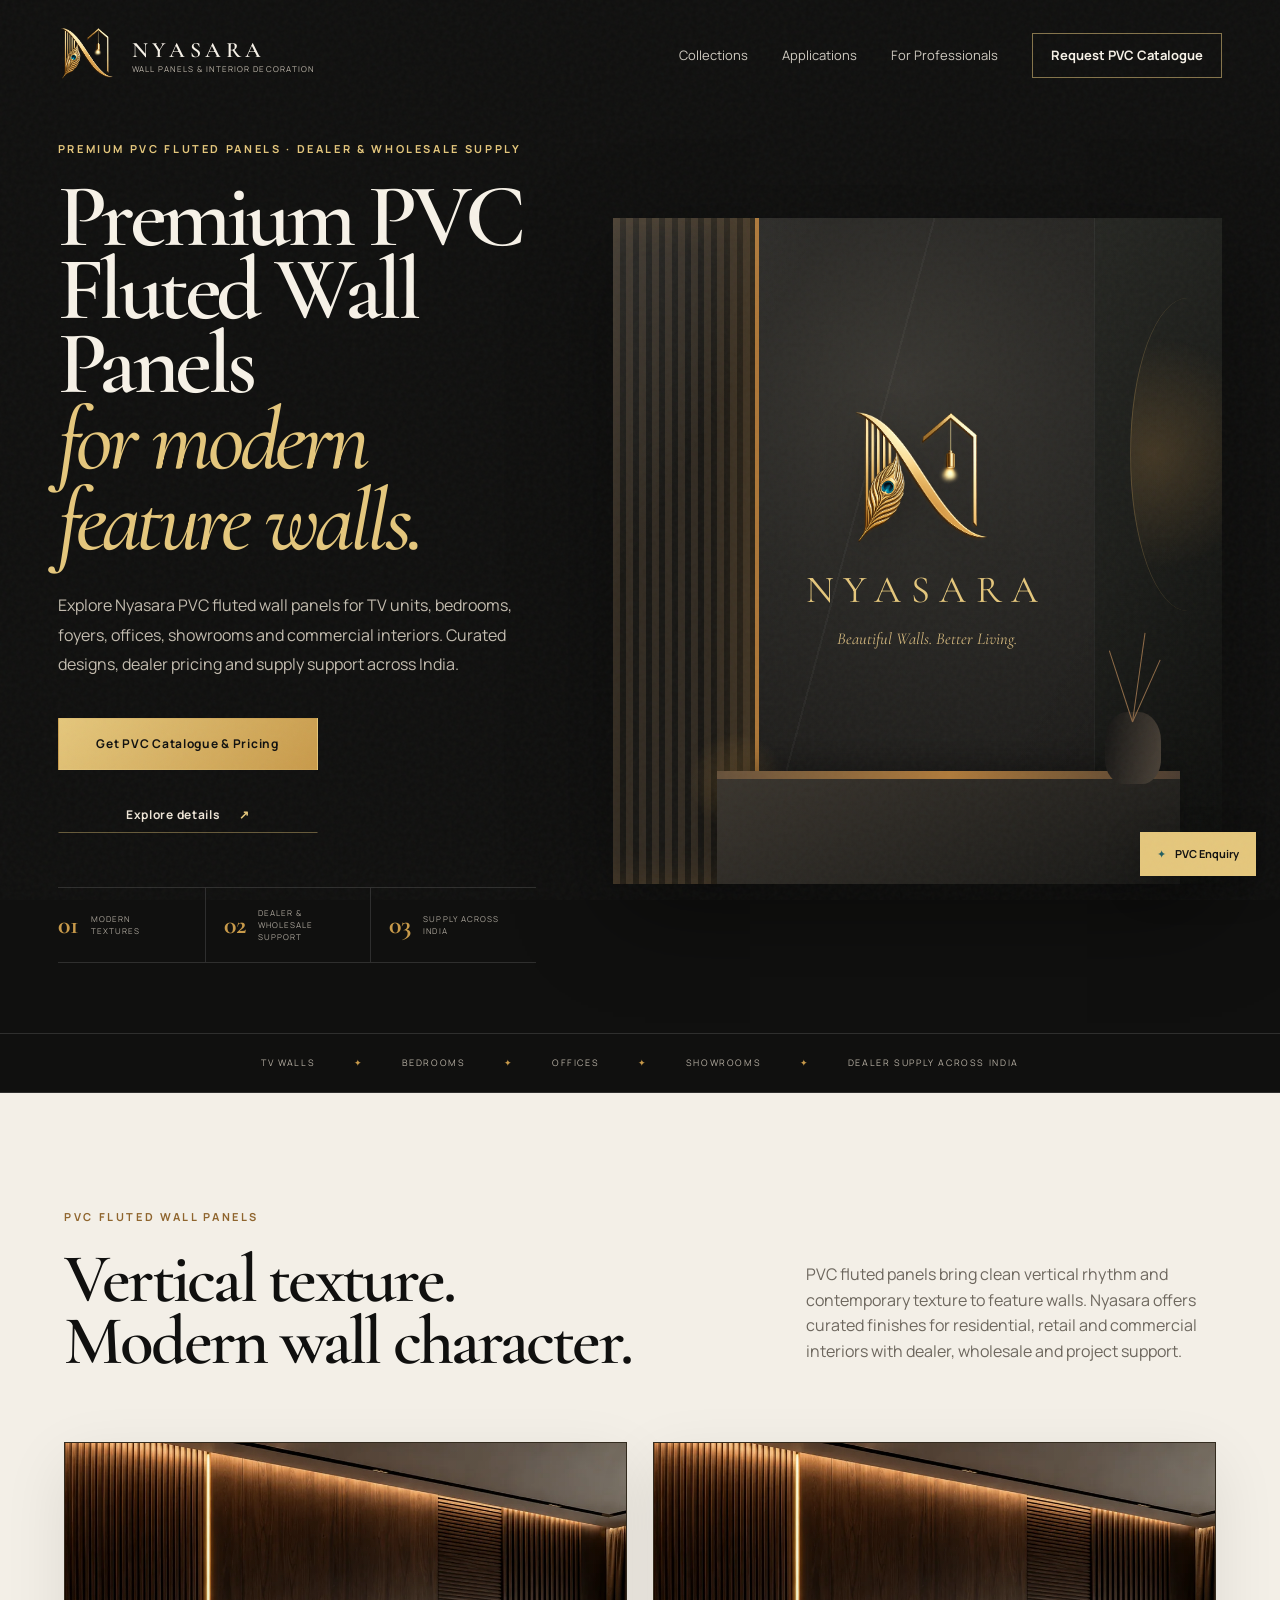
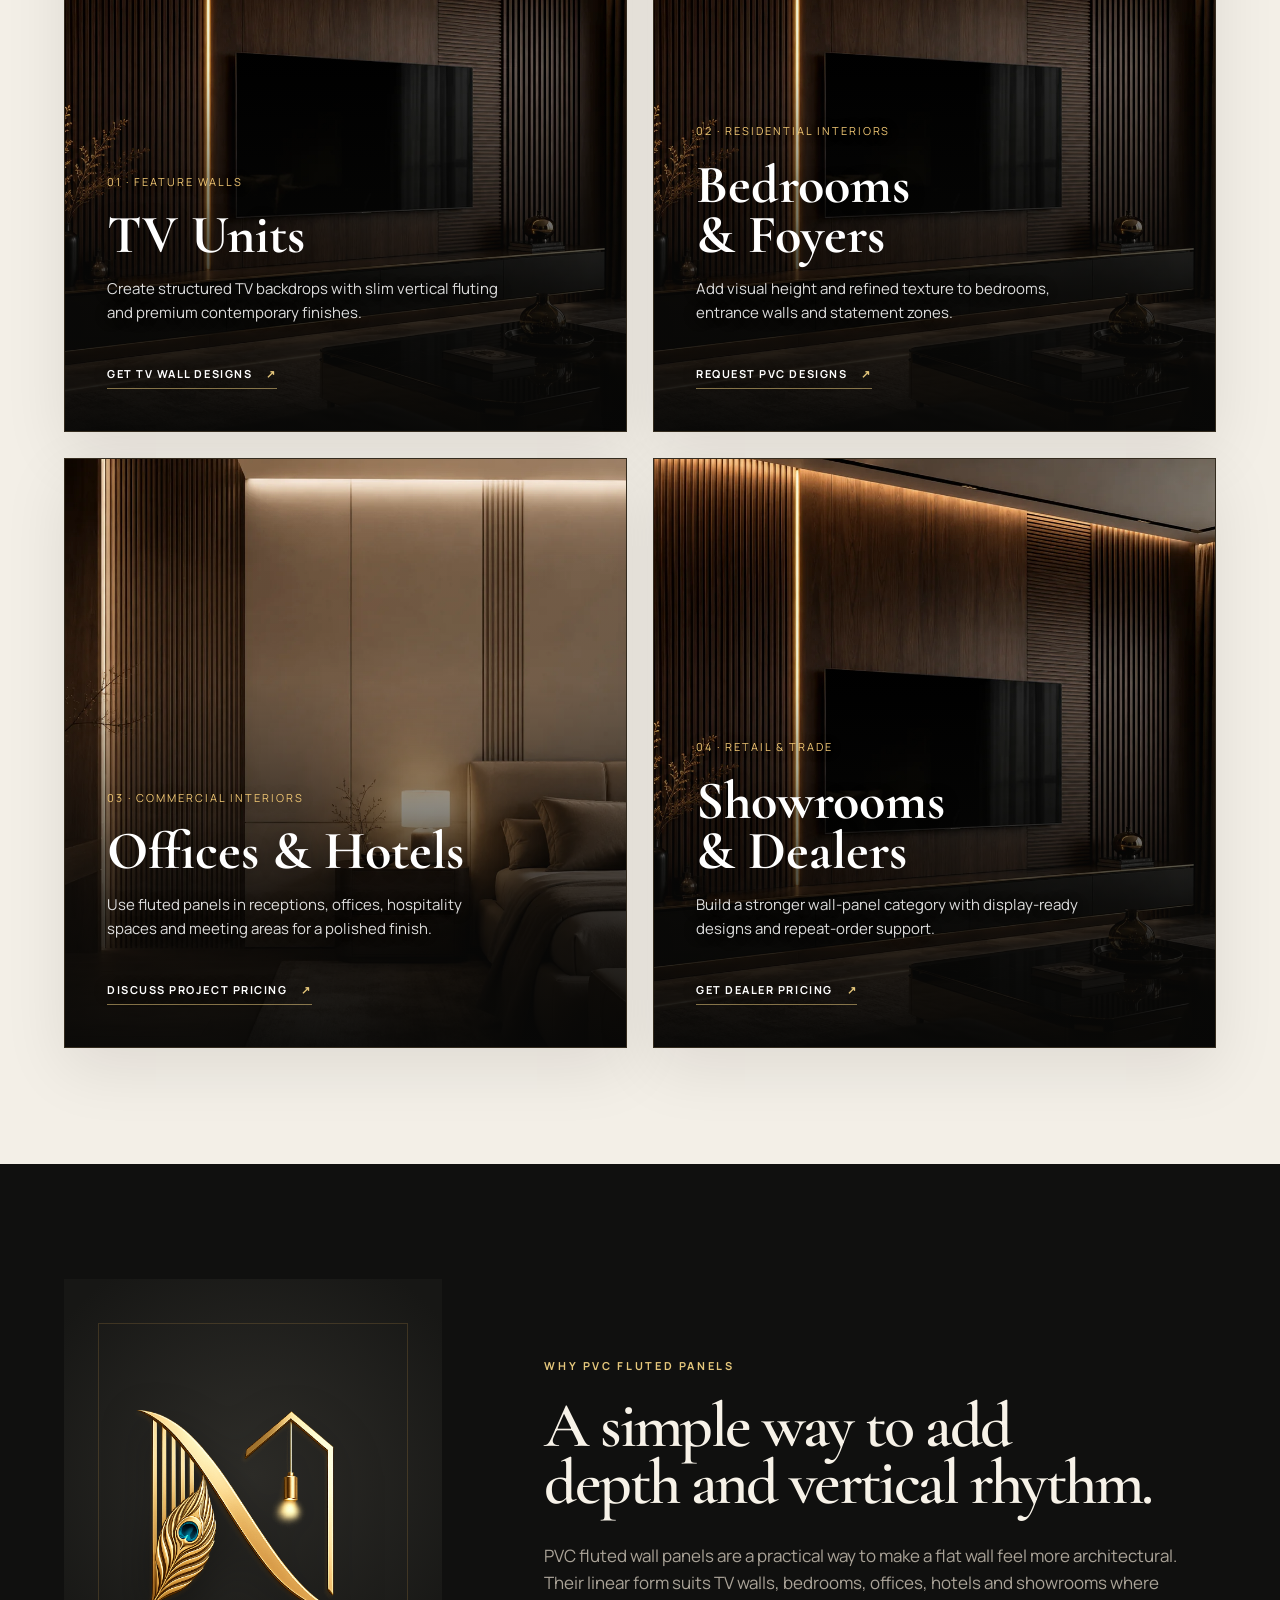
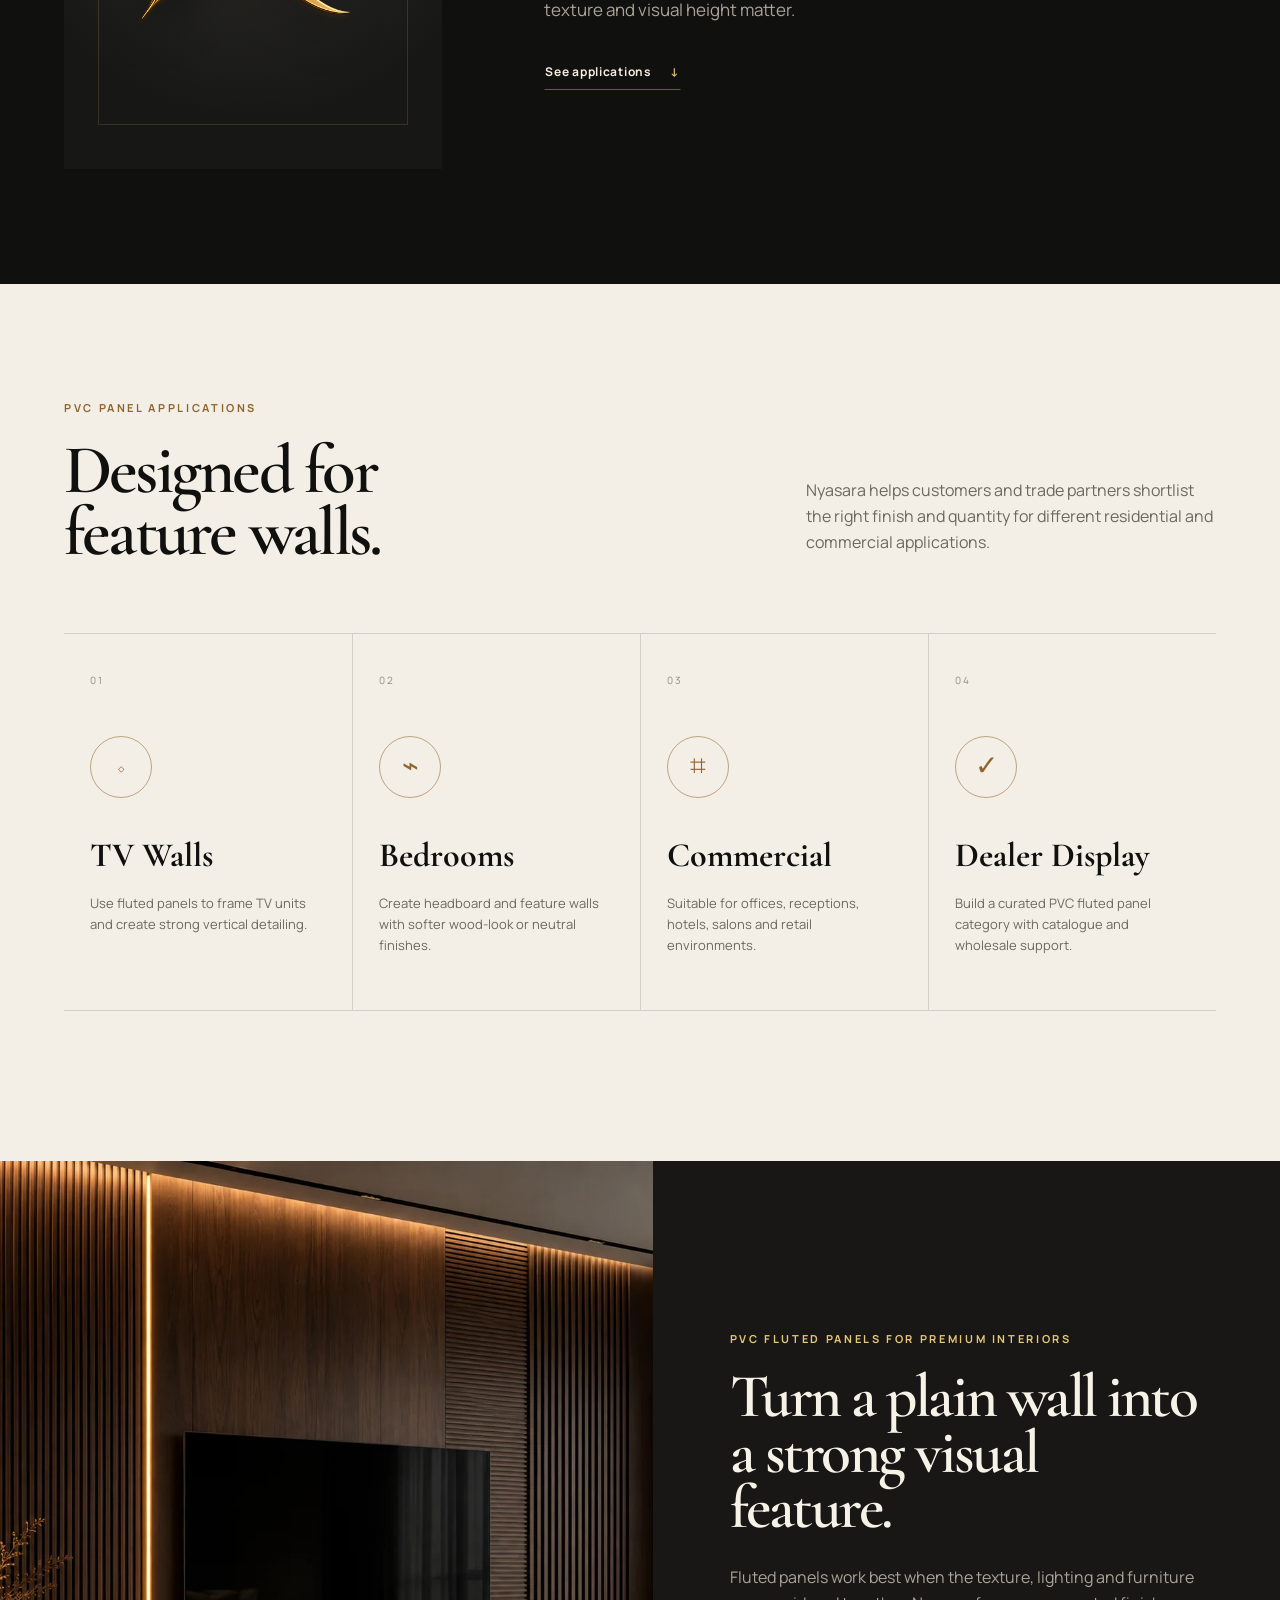
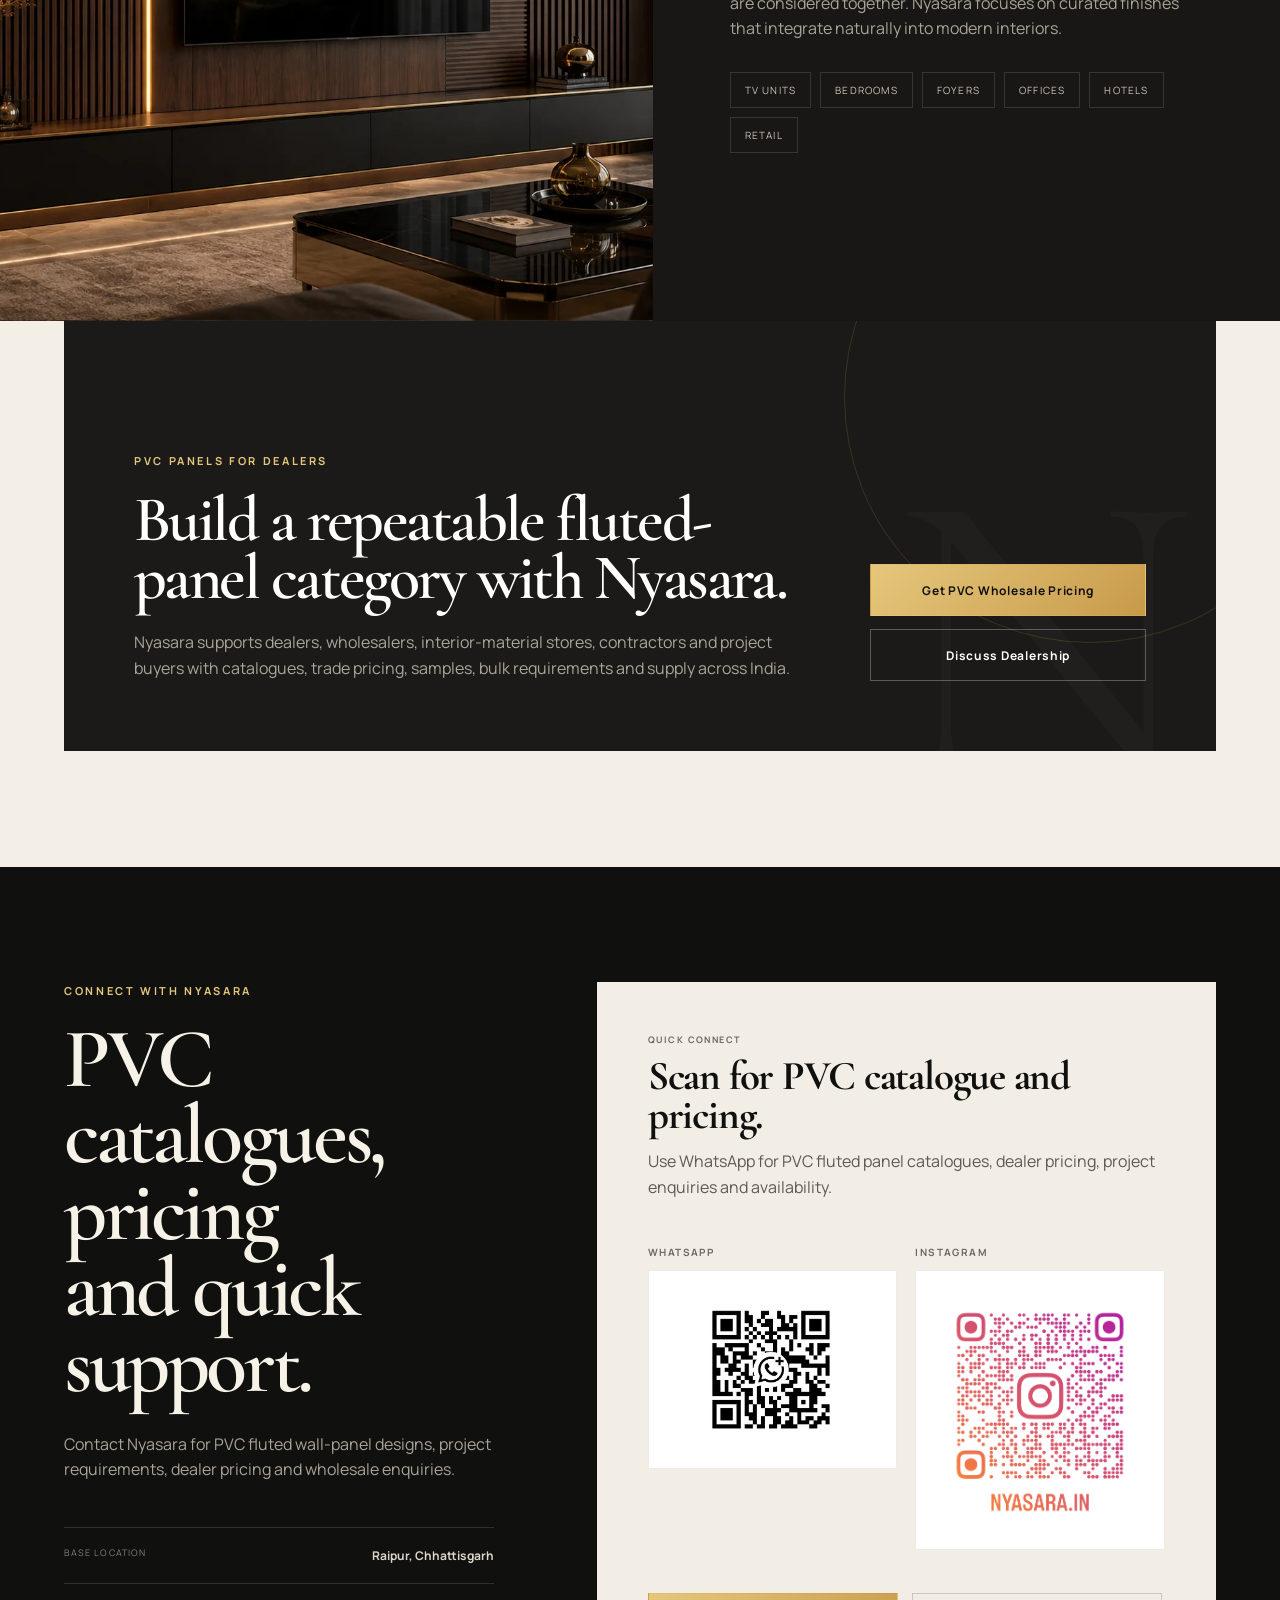
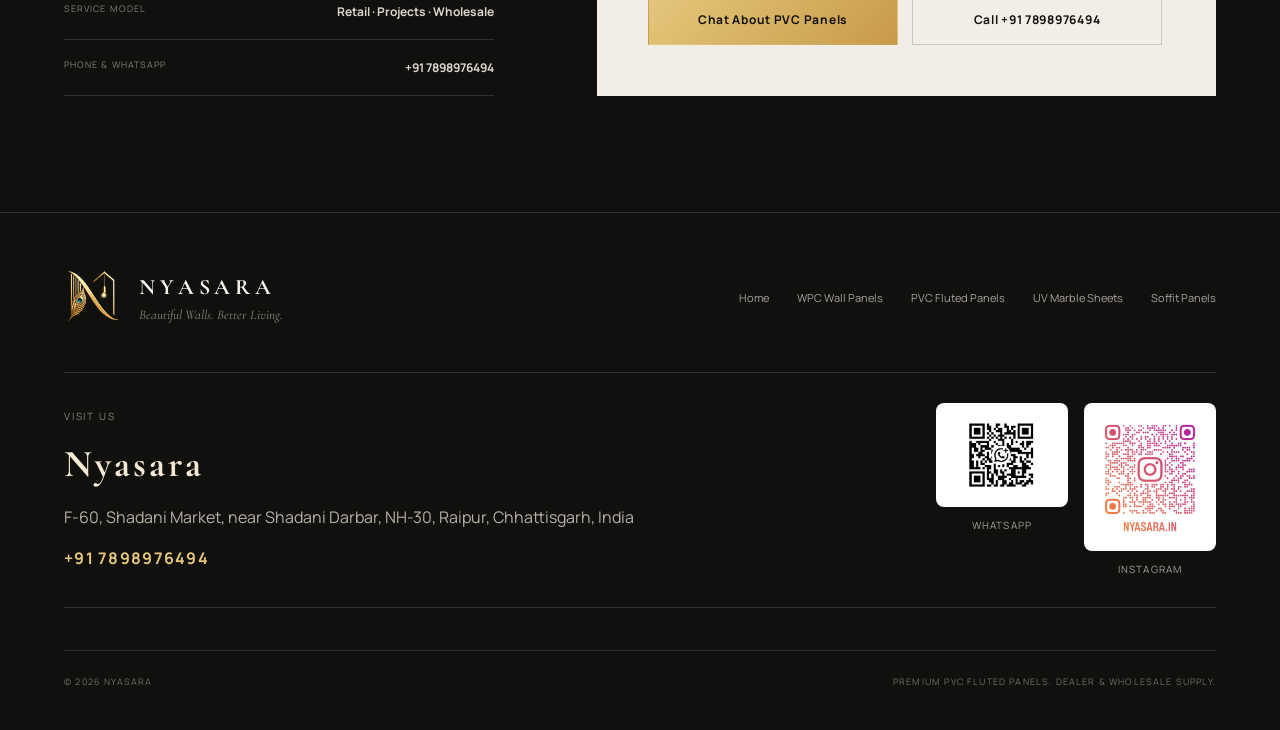
<file: pvc-fluted-panels/index.html>
<!DOCTYPE html><html lang="en"><head><meta charset="UTF-8" /><meta name="viewport" content="width=device-width, initial-scale=1.0" /><meta name="description" content="Explore premium PVC fluted wall panels from Nyasara for TV units, bedrooms, offices and commercial interiors. Dealer, wholesale and project supply across India." /><meta name="theme-color" content="#10100f" /> <link
  rel="icon"
  type="image/png"
  sizes="192x192"
  href="/assets/favicon-nyasara-192.png"
/> <title>PVC Fluted Wall Panels in India | Wholesale &amp; Dealer | Nyasara</title><link rel="canonical" href="https://nyasara.com/pvc-fluted-panels/" /><script type="application/ld+json">{"@context": "https://schema.org", "@graph": [{"@type": "LocalBusiness", "@id": "https://nyasara.com/#localbusiness", "name": "Nyasara", "url": "https://nyasara.com/", "logo": "https://nyasara.com/assets/nyasara-logo-master.png", "telephone": "+91-7898976494", "description": "Nyasara supplies premium PVC fluted wall panels for homes, dealers, designers and commercial projects across India.", "address": {"@type": "PostalAddress", "streetAddress": "F-60, Shadani Market, near Shadani Darbar, NH-30", "addressLocality": "Raipur", "addressRegion": "Chhattisgarh", "addressCountry": "IN"}, "areaServed": {"@type": "Country", "name": "India"}}, {"@type": "WebPage", "@id": "https://nyasara.com/pvc-fluted-panels/#webpage", "url": "https://nyasara.com/pvc-fluted-panels/", "name": "PVC Fluted Wall Panels in India | Wholesale & Dealer | Nyasara", "description": "Explore premium PVC fluted wall panels from Nyasara for TV units, bedrooms, offices and commercial interiors. Dealer, wholesale and project supply across India."}, {"@type": "BreadcrumbList", "itemListElement": [{"@type": "ListItem", "position": 1, "name": "Home", "item": "https://nyasara.com/"}, {"@type": "ListItem", "position": 2, "name": "PVC Fluted Panels", "item": "https://nyasara.com/pvc-fluted-panels/"}]}]}</script><link rel="preconnect" href="https://fonts.googleapis.com"><link rel="preconnect" href="https://fonts.gstatic.com" crossorigin><link href="https://fonts.googleapis.com/css2?family=Cormorant+Garamond:wght@500;600;700&family=Manrope:wght@400;500;600;700&display=swap" rel="stylesheet"><link rel="stylesheet" href="/styles.css" /></head><body><div class="grain" aria-hidden="true"></div><header class="site-header" id="top"><a class="brand" href="/" aria-label="Nyasara home"><img src="/assets/nyasara-logo-master.png" alt="Nyasara wall panels logo" /><span class="brand-copy"><strong>NYASARA</strong><small>Wall Panels & Interior Decoration</small></span></a><button class="menu-toggle" aria-expanded="false" aria-controls="site-nav" aria-label="Open navigation"><span></span><span></span></button><nav class="site-nav" id="site-nav"><a href="/#collections">Collections</a><a href="#applications">Applications</a><a href="#professionals">For Professionals</a><a href="https://wa.me/917898976494?text=Hi%20Nyasara%2C%20I%20am%20interested%20in%20PVC%20fluted%20wall%20panels.%20Please%20share%20the%20catalogue%2C%20wholesale%20pricing%2C%20MOQ%20and%20dealer%20details." target="_blank" rel="noopener noreferrer" class="nav-cta">Request PVC Catalogue</a></nav></header><main><section class="hero"><div class="hero-copy reveal"><p class="eyebrow">Premium PVC fluted panels · Dealer & wholesale supply</p><h1>Premium PVC Fluted Wall Panels<br><em>for modern feature walls.</em></h1><p class="hero-lede">Explore Nyasara PVC fluted wall panels for TV units, bedrooms, foyers, offices, showrooms and commercial interiors. Curated designs, dealer pricing and supply support across India.</p><div class="hero-actions"><a class="button button-primary" href="https://wa.me/917898976494?text=Hi%20Nyasara%2C%20I%20am%20interested%20in%20PVC%20fluted%20wall%20panels.%20Please%20share%20the%20catalogue%2C%20pricing%2C%20MOQ%20and%20availability." target="_blank" rel="noopener noreferrer">Get PVC Catalogue & Pricing</a><a class="button button-text" href="#details">Explore details <span>↗</span></a></div><div class="hero-trust"><div><strong>01</strong><span>Modern<br>textures</span></div><div><strong>02</strong><span>Dealer &<br>wholesale support</span></div><div><strong>03</strong><span>Supply across<br>India</span></div></div></div><div class="hero-visual reveal reveal-delay-1" aria-label="Premium PVC fluted wall panel interior"><div class="scene"><div class="scene-wall scene-wall-left"></div><div class="scene-wall scene-wall-center"><div class="hero-logo-lockup"><img src="/assets/nyasara-logo-master.png" alt="" /><span>NYASARA</span><small>Beautiful Walls. Better Living.</small></div></div><div class="scene-wall scene-wall-right"></div><div class="console"></div><div class="vase"><i></i><i></i><i></i></div><div class="ambient-light"></div></div></div></section><section class="brand-strip" aria-label="PVC fluted wall panel applications"><span>TV Walls</span><i>✦</i><span>Bedrooms</span><i>✦</i><span>Offices</span><i>✦</i><span>Showrooms</span><i>✦</i><span>Dealer Supply Across India</span></section><section class="section section-light" id="details"><div class="section-heading reveal"><div><p class="eyebrow dark">PVC fluted wall panels</p><h2>Vertical texture.<br>Modern wall character.</h2></div><p>PVC fluted panels bring clean vertical rhythm and contemporary texture to feature walls. Nyasara offers curated finishes for residential, retail and commercial interiors with dealer, wholesale and project support.</p></div><div class="collection-grid"><article class="collection-card collection-wood reveal"><div class="panel-art wood-art"><img loading="lazy" decoding="async" src="/assets/collection-fluted-luxury.webp" alt="Premium PVC fluted panels behind a modern TV unit" /></div><div class="card-copy"><small>01 · Feature walls</small><h3>TV Units</h3><p>Create structured TV backdrops with slim vertical fluting and premium contemporary finishes.</p><a href="https://wa.me/917898976494?text=Hi%20Nyasara%2C%20I%20need%20PVC%20fluted%20panel%20designs%20for%20a%20TV%20wall.%20Please%20share%20catalogue%20and%20pricing." target="_blank" rel="noopener noreferrer">Get TV Wall Designs <span>↗</span></a></div></article><article class="collection-card collection-stone reveal reveal-delay-1"><div class="panel-art stone-art"><img loading="lazy" decoding="async" src="/assets/room-showcase-luxury.webp" alt="PVC fluted wall panel feature in a luxury interior" /></div><div class="card-copy"><small>02 · Residential interiors</small><h3>Bedrooms & Foyers</h3><p>Add visual height and refined texture to bedrooms, entrance walls and statement zones.</p><a href="https://wa.me/917898976494?text=Hi%20Nyasara%2C%20I%20need%20PVC%20fluted%20panels%20for%20a%20bedroom%20or%20foyer.%20Please%20share%20designs%20and%20pricing." target="_blank" rel="noopener noreferrer">Request PVC Designs <span>↗</span></a></div></article><article class="collection-card collection-mineral reveal"><div class="panel-art mineral-art"><img loading="lazy" decoding="async" src="/assets/collection-neutrals-luxury.webp" alt="Neutral fluted wall panels for office interiors" /></div><div class="card-copy"><small>03 · Commercial interiors</small><h3>Offices & Hotels</h3><p>Use fluted panels in receptions, offices, hospitality spaces and meeting areas for a polished finish.</p><a href="https://wa.me/917898976494?text=Hi%20Nyasara%2C%20I%20need%20PVC%20fluted%20wall%20panels%20for%20a%20commercial%20project.%20Please%20share%20project%20pricing%20and%20catalogue." target="_blank" rel="noopener noreferrer">Discuss Project Pricing <span>↗</span></a></div></article><article class="collection-card collection-ceiling reveal reveal-delay-1"><div class="panel-art ceiling-art"><img loading="lazy" decoding="async" src="/assets/collection-fluted-luxury.webp" alt="PVC fluted wall panel display for dealers and showrooms" /></div><div class="card-copy"><small>04 · Retail & trade</small><h3>Showrooms & Dealers</h3><p>Build a stronger wall-panel category with display-ready designs and repeat-order support.</p><a href="https://wa.me/917898976494?text=Hi%20Nyasara%2C%20I%20am%20a%20dealer%20interested%20in%20PVC%20fluted%20wall%20panels.%20Please%20share%20MOQ%2C%20dealer%20pricing%20and%20catalogue." target="_blank" rel="noopener noreferrer">Get Dealer Pricing <span>↗</span></a></div></article></div></section><section class="section philosophy"><div class="philosophy-mark reveal"><img src="/assets/nyasara-logo-master.png" alt="Nyasara" /></div><div class="philosophy-copy reveal reveal-delay-1"><p class="eyebrow">Why PVC fluted panels</p><h2>A simple way to add<br>depth and vertical rhythm.</h2><p>PVC fluted wall panels are a practical way to make a flat wall feel more architectural. Their linear form suits TV walls, bedrooms, offices, hotels and showrooms where texture and visual height matter.</p><a class="button button-text light" href="#applications">See applications <span>↓</span></a></div></section><section class="section section-light process" id="applications"><div class="section-heading reveal"><div><p class="eyebrow dark">PVC panel applications</p><h2>Designed for<br>feature walls.</h2></div><p>Nyasara helps customers and trade partners shortlist the right finish and quantity for different residential and commercial applications.</p></div><div class="steps"><article class="step reveal"><span>01</span><div class="step-icon">◇</div><h3>TV Walls</h3><p>Use fluted panels to frame TV units and create strong vertical detailing.</p></article><article class="step reveal reveal-delay-1"><span>02</span><div class="step-icon">⌁</div><h3>Bedrooms</h3><p>Create headboard and feature walls with softer wood-look or neutral finishes.</p></article><article class="step reveal reveal-delay-2"><span>03</span><div class="step-icon">⌗</div><h3>Commercial</h3><p>Suitable for offices, receptions, hotels, salons and retail environments.</p></article><article class="step reveal reveal-delay-3"><span>04</span><div class="step-icon">✓</div><h3>Dealer Display</h3><p>Build a curated PVC fluted panel category with catalogue and wholesale support.</p></article></div></section><section class="room-section"><div class="room-visual reveal"><img loading="lazy" decoding="async" src="/assets/collection-fluted-luxury.webp" alt="Luxury interior with PVC fluted wall panels" /></div><div class="room-copy reveal reveal-delay-1"><p class="eyebrow">PVC fluted panels for premium interiors</p><h2>Turn a plain wall into a strong visual feature.</h2><p>Fluted panels work best when the texture, lighting and furniture are considered together. Nyasara focuses on curated finishes that integrate naturally into modern interiors.</p><div class="use-cases"><span>TV Units</span><span>Bedrooms</span><span>Foyers</span><span>Offices</span><span>Hotels</span><span>Retail</span></div></div></section><section class="section professionals" id="professionals"><div class="professional-card reveal"><div><p class="eyebrow">PVC panels for dealers</p><h2>Build a repeatable fluted-panel category with Nyasara.</h2><p>Nyasara supports dealers, wholesalers, interior-material stores, contractors and project buyers with catalogues, trade pricing, samples, bulk requirements and supply across India.</p></div><div class="professional-actions"><a class="button button-primary" href="https://wa.me/917898976494?text=Hi%20Nyasara%2C%20I%20am%20interested%20in%20PVC%20fluted%20panel%20wholesale%20pricing.%20Please%20share%20MOQ%2C%20dealer%20price%20list%20and%20catalogue." target="_blank" rel="noopener noreferrer">Get PVC Wholesale Pricing</a><a class="button button-outline" href="https://wa.me/917898976494?text=Hi%20Nyasara%2C%20I%20am%20interested%20in%20becoming%20a%20Nyasara%20dealer%20for%20PVC%20fluted%20wall%20panels.%20Please%20share%20the%20details." target="_blank" rel="noopener noreferrer">Discuss Dealership</a></div></div></section><section class="section contact" id="contact"><div class="contact-intro reveal"><p class="eyebrow">Connect with Nyasara</p><h2>PVC catalogues, pricing<br>and quick support.</h2><p>Contact Nyasara for PVC fluted wall-panel designs, project requirements, dealer pricing and wholesale enquiries.</p><div class="contact-points"><div><small>Base location</small><strong>Raipur, Chhattisgarh</strong></div><div><small>Service model</small><strong>Retail · Projects · Wholesale</strong></div><div><small>Phone & WhatsApp</small><strong>+91 7898976494</strong></div></div></div><div class="contact-qr-card reveal reveal-delay-1"><div class="contact-qr-top"><small>Quick connect</small><h3>Scan for PVC catalogue and pricing.</h3><p>Use WhatsApp for PVC fluted panel catalogues, dealer pricing, project enquiries and availability.</p></div><div class="contact-qr-row"><div class="contact-qr-item"><span>WhatsApp</span><div class="contact-qr-box"><img src="/assets/nyasara-qr-code.jpg" alt="Nyasara WhatsApp QR code" /></div></div><div class="contact-qr-item"><span>Instagram</span><div class="contact-qr-box"><img src="/assets/nyasara-instagram-qr.png" alt="Nyasara Instagram QR code" /></div></div></div><div class="contact-qr-actions"><a class="button button-primary" href="https://wa.me/917898976494?text=Hi%20Nyasara%2C%20I%20am%20interested%20in%20PVC%20fluted%20wall%20panels.%20Please%20share%20catalogue%2C%20pricing%20and%20availability." target="_blank" rel="noopener noreferrer">Chat About PVC Panels</a><a class="button button-outline dark-outline" href="tel:+917898976494">Call +91 7898976494</a></div></div></section></main><footer><a class="footer-brand" href="/"><img src="/assets/nyasara-logo-master.png" alt="Nyasara" /><div><strong>NYASARA</strong><small>Beautiful Walls. Better Living.</small></div></a><div class="footer-links"><a href="/">Home</a><a href="/wpc-wall-panels/">WPC Wall Panels</a><a href="/pvc-fluted-panels/">PVC Fluted Panels</a><a href="/uv-marble-sheets/">UV Marble Sheets</a><a href="/soffit-panels/">Soffit Panels</a></div><div class="footer-contact-card"><div class="footer-contact-copy"><small>Visit us</small><h3>Nyasara</h3><p>F-60, Shadani Market, near Shadani Darbar, NH-30, Raipur, Chhattisgarh, India</p><a href="tel:+917898976494">+91 7898976494</a></div><div class="footer-qr footer-qr-row"><div class="footer-qr-item"><img src="/assets/nyasara-qr-code.jpg" alt="WhatsApp QR code for Nyasara" /><span>WhatsApp</span></div><div class="footer-qr-item"><img src="/assets/nyasara-instagram-qr.png" alt="Instagram QR code for Nyasara" /><span>Instagram</span></div></div></div><div class="footer-meta"><span>© <span id="year"></span> Nyasara</span><span>Premium PVC fluted panels. Dealer & wholesale supply.</span></div></footer><a class="whatsapp-float" href="https://wa.me/917898976494?text=Hi%20Nyasara%2C%20I%20am%20interested%20in%20PVC%20fluted%20wall%20panels.%20Please%20share%20your%20catalogue%2C%20pricing%20and%20availability." target="_blank" rel="noopener noreferrer" aria-label="Start an enquiry with Nyasara on WhatsApp"><span>✦</span><strong>PVC Enquiry</strong></a><script src="/script.js"></script></body></html>
</file>
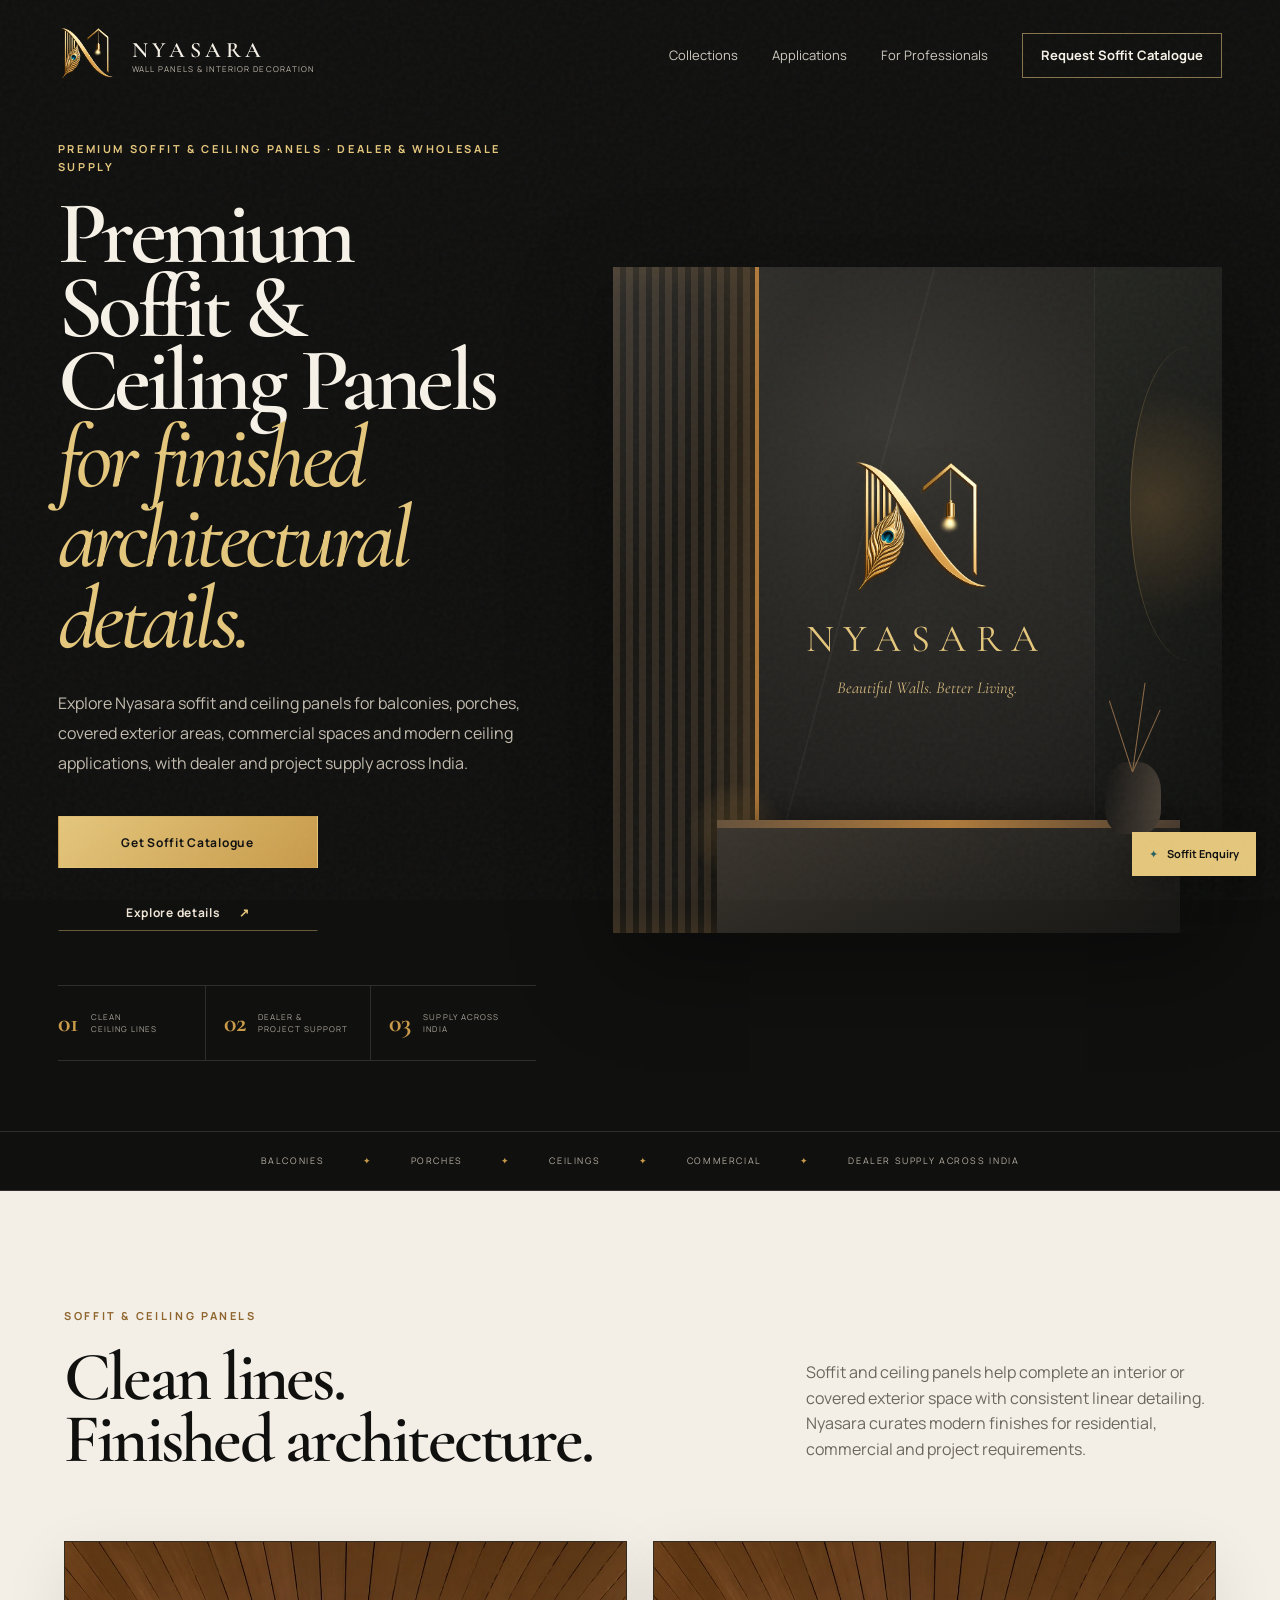
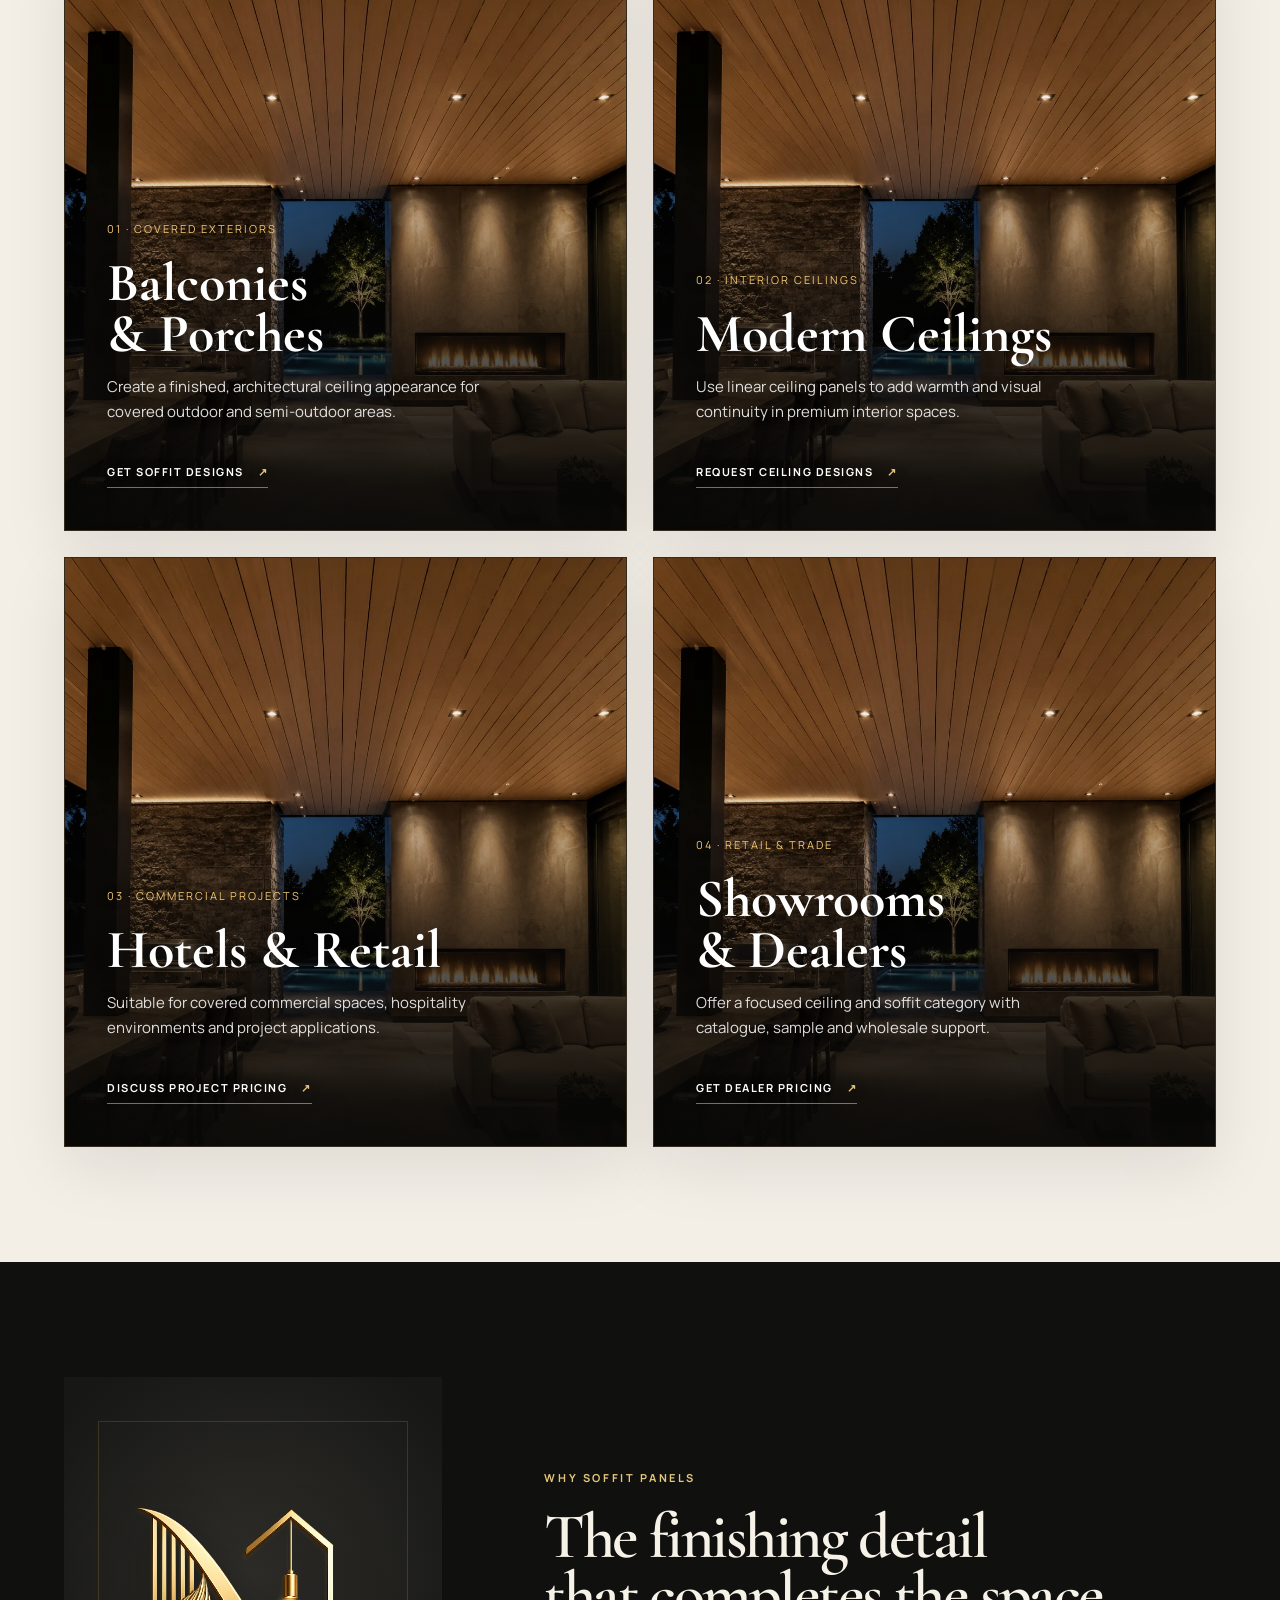
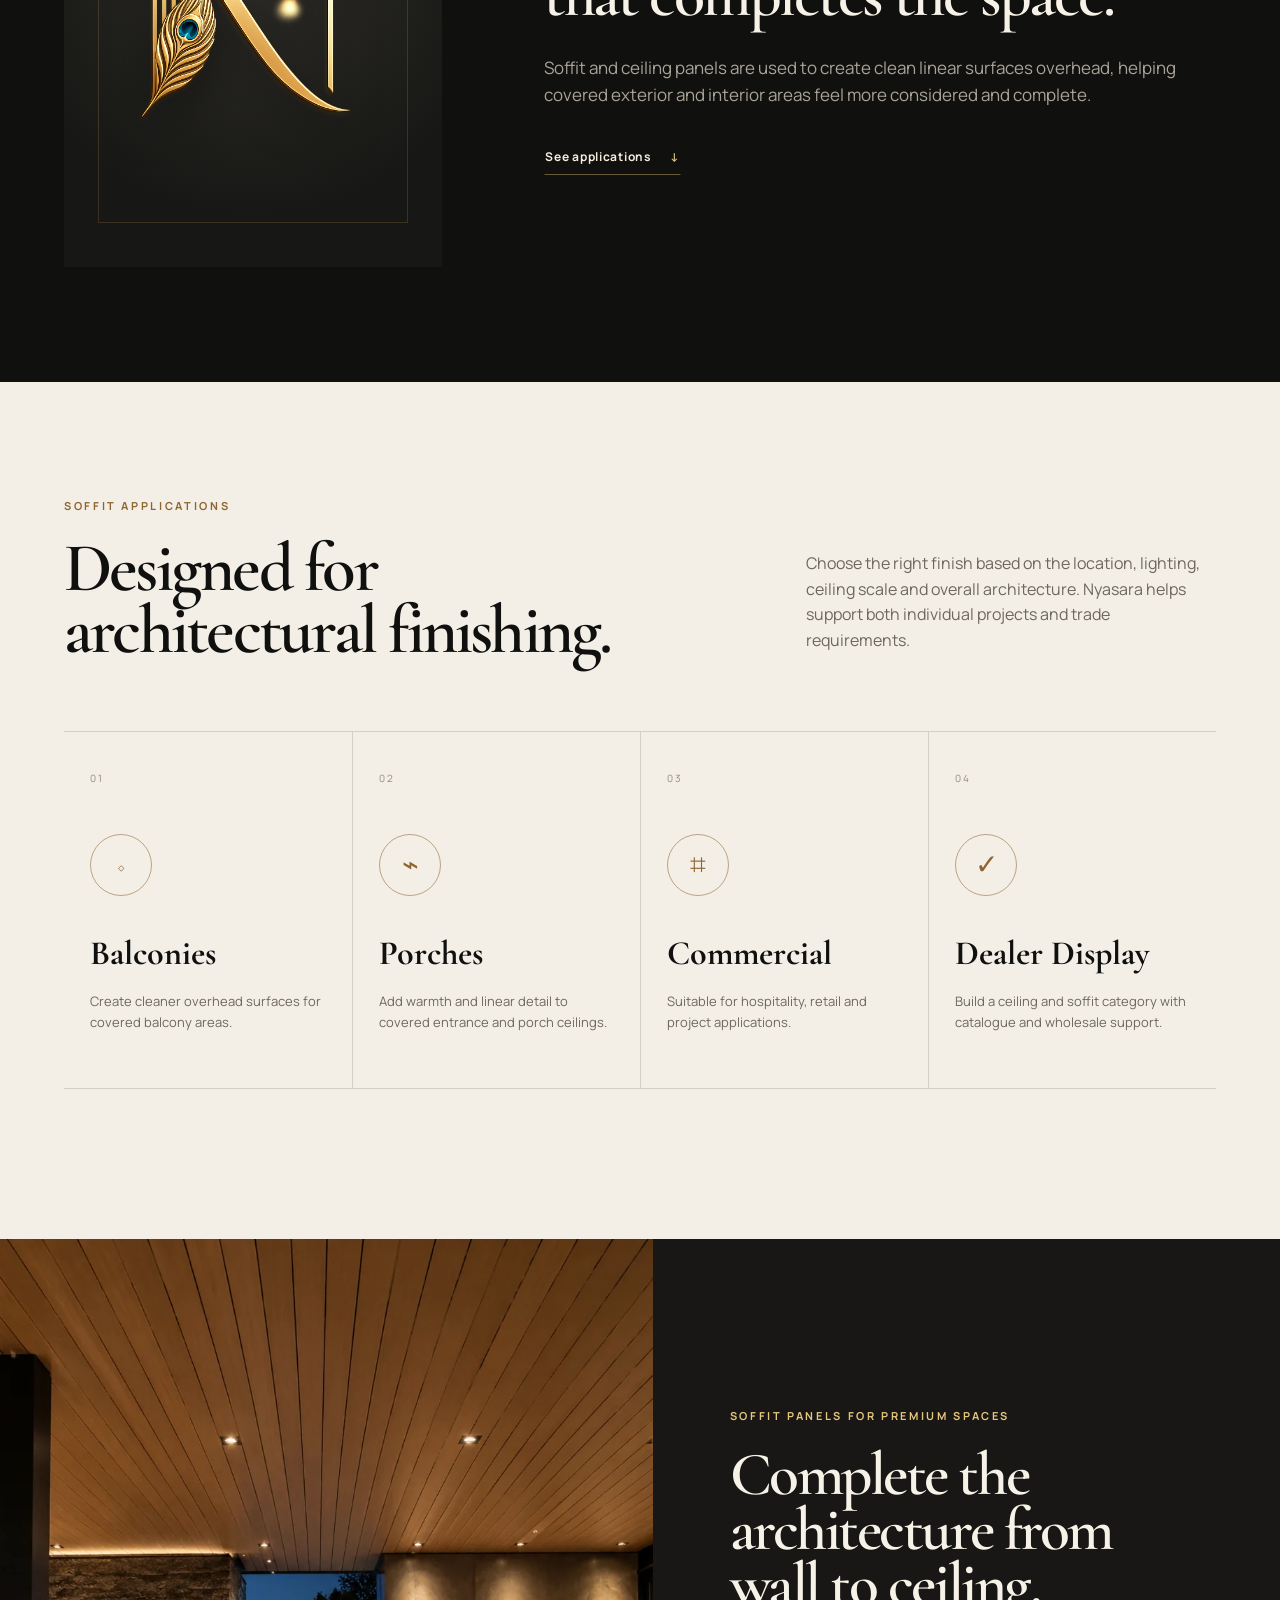
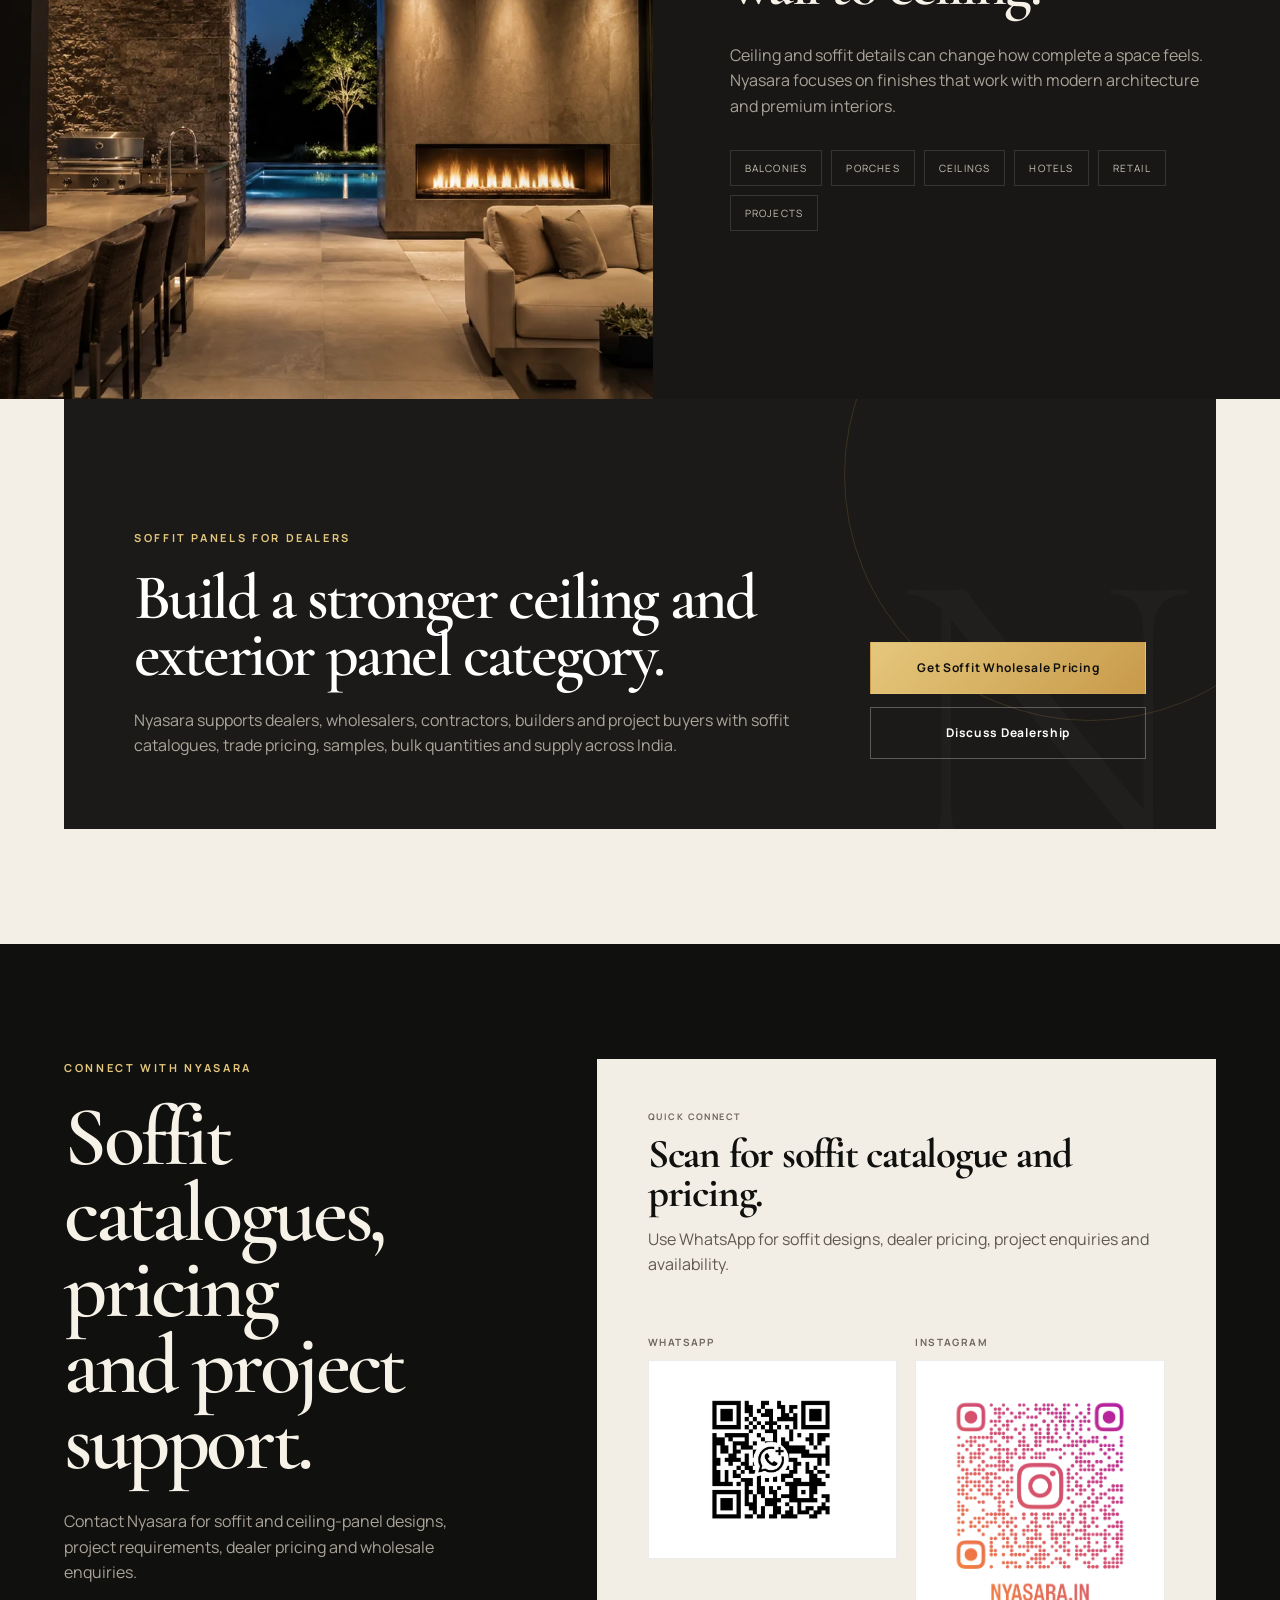
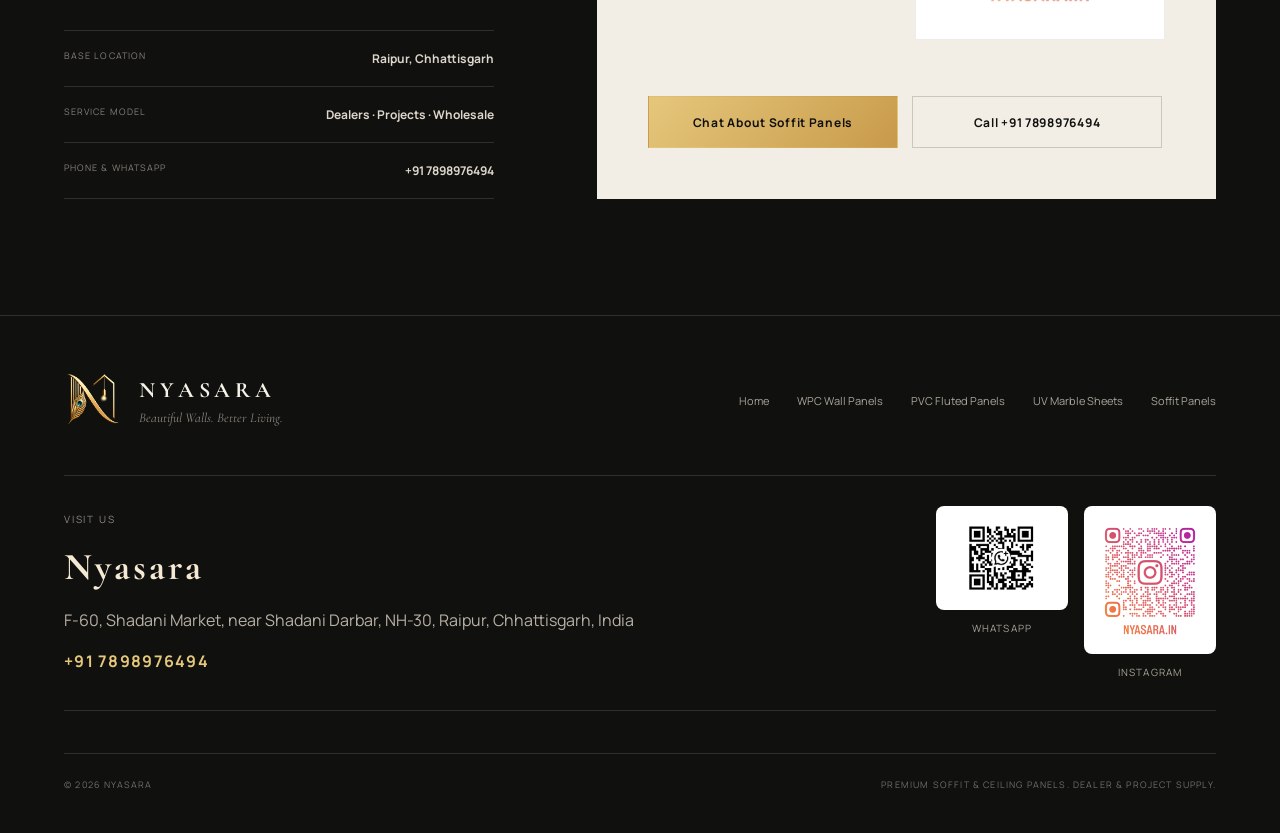
<file: soffit-panels/index.html>
<!DOCTYPE html><html lang="en"><head><meta charset="UTF-8" /><meta name="viewport" content="width=device-width, initial-scale=1.0" /><meta name="description" content="Explore premium soffit and ceiling panels from Nyasara for balconies, porches, covered exteriors and modern ceilings. Dealer, wholesale and project supply across India." /><meta name="theme-color" content="#10100f" />  <link
  rel="icon"
  type="image/png"
  sizes="192x192"
  href="/assets/favicon-nyasara-192.png"
/>  <title>Soffit Panels in India | Ceiling &amp; Exterior Panels | Nyasara</title><link rel="canonical" href="https://nyasara.com/soffit-panels/" /><script type="application/ld+json">{"@context": "https://schema.org", "@graph": [{"@type": "LocalBusiness", "@id": "https://nyasara.com/#localbusiness", "name": "Nyasara", "url": "https://nyasara.com/", "logo": "https://nyasara.com/assets/nyasara-logo-master.png", "telephone": "+91-7898976494", "description": "Nyasara supplies premium soffit and ceiling panels for residential, commercial and covered exterior applications across India.", "address": {"@type": "PostalAddress", "streetAddress": "F-60, Shadani Market, near Shadani Darbar, NH-30", "addressLocality": "Raipur", "addressRegion": "Chhattisgarh", "addressCountry": "IN"}, "areaServed": {"@type": "Country", "name": "India"}}, {"@type": "WebPage", "@id": "https://nyasara.com/soffit-panels/#webpage", "url": "https://nyasara.com/soffit-panels/", "name": "Soffit Panels in India | Ceiling & Exterior Panels | Nyasara", "description": "Explore premium soffit and ceiling panels from Nyasara for balconies, porches, covered exteriors and modern ceilings. Dealer, wholesale and project supply across India."}, {"@type": "BreadcrumbList", "itemListElement": [{"@type": "ListItem", "position": 1, "name": "Home", "item": "https://nyasara.com/"}, {"@type": "ListItem", "position": 2, "name": "Soffit Panels", "item": "https://nyasara.com/soffit-panels/"}]}]}</script><link rel="preconnect" href="https://fonts.googleapis.com"><link rel="preconnect" href="https://fonts.gstatic.com" crossorigin><link href="https://fonts.googleapis.com/css2?family=Cormorant+Garamond:wght@500;600;700&family=Manrope:wght@400;500;600;700&display=swap" rel="stylesheet"><link rel="stylesheet" href="/styles.css" /></head><body><div class="grain" aria-hidden="true"></div><header class="site-header" id="top"><a class="brand" href="/" aria-label="Nyasara home"><img src="/assets/nyasara-logo-master.png" alt="Nyasara wall panels logo" /><span class="brand-copy"><strong>NYASARA</strong><small>Wall Panels & Interior Decoration</small></span></a><button class="menu-toggle" aria-expanded="false" aria-controls="site-nav" aria-label="Open navigation"><span></span><span></span></button><nav class="site-nav" id="site-nav"><a href="/#collections">Collections</a><a href="#applications">Applications</a><a href="#professionals">For Professionals</a><a href="https://wa.me/917898976494?text=Hi%20Nyasara%2C%20I%20am%20interested%20in%20soffit%20and%20ceiling%20panels.%20Please%20share%20catalogue%2C%20wholesale%20pricing%2C%20MOQ%20and%20dealer%20details." target="_blank" rel="noopener noreferrer" class="nav-cta">Request Soffit Catalogue</a></nav></header><main><section class="hero"><div class="hero-copy reveal"><p class="eyebrow">Premium soffit & ceiling panels · Dealer & wholesale supply</p><h1>Premium Soffit & Ceiling Panels<br><em>for finished architectural details.</em></h1><p class="hero-lede">Explore Nyasara soffit and ceiling panels for balconies, porches, covered exterior areas, commercial spaces and modern ceiling applications, with dealer and project supply across India.</p><div class="hero-actions"><a class="button button-primary" href="https://wa.me/917898976494?text=Hi%20Nyasara%2C%20I%20am%20interested%20in%20soffit%20and%20ceiling%20panels.%20Please%20share%20catalogue%2C%20pricing%2C%20MOQ%20and%20availability." target="_blank" rel="noopener noreferrer">Get Soffit Catalogue</a><a class="button button-text" href="#details">Explore details <span>↗</span></a></div><div class="hero-trust"><div><strong>01</strong><span>Clean<br>ceiling lines</span></div><div><strong>02</strong><span>Dealer &<br>project support</span></div><div><strong>03</strong><span>Supply across<br>India</span></div></div></div><div class="hero-visual reveal reveal-delay-1" aria-label="Premium soffit and ceiling panel application"><div class="scene"><div class="scene-wall scene-wall-left"></div><div class="scene-wall scene-wall-center"><div class="hero-logo-lockup"><img src="/assets/nyasara-logo-master.png" alt="" /><span>NYASARA</span><small>Beautiful Walls. Better Living.</small></div></div><div class="scene-wall scene-wall-right"></div><div class="console"></div><div class="vase"><i></i><i></i><i></i></div><div class="ambient-light"></div></div></div></section><section class="brand-strip" aria-label="Soffit panel applications"><span>Balconies</span><i>✦</i><span>Porches</span><i>✦</i><span>Ceilings</span><i>✦</i><span>Commercial</span><i>✦</i><span>Dealer Supply Across India</span></section><section class="section section-light" id="details"><div class="section-heading reveal"><div><p class="eyebrow dark">Soffit & ceiling panels</p><h2>Clean lines.<br>Finished architecture.</h2></div><p>Soffit and ceiling panels help complete an interior or covered exterior space with consistent linear detailing. Nyasara curates modern finishes for residential, commercial and project requirements.</p></div><div class="collection-grid"><article class="collection-card collection-ceiling reveal"><div class="panel-art ceiling-art"><img loading="lazy" decoding="async" src="/assets/collection-soffit-luxury.webp" alt="Wood-look soffit panels on a covered outdoor ceiling" /></div><div class="card-copy"><small>01 · Covered exteriors</small><h3>Balconies & Porches</h3><p>Create a finished, architectural ceiling appearance for covered outdoor and semi-outdoor areas.</p><a href="https://wa.me/917898976494?text=Hi%20Nyasara%2C%20I%20need%20soffit%20panels%20for%20a%20balcony%20or%20porch.%20Please%20share%20designs%20and%20pricing." target="_blank" rel="noopener noreferrer">Get Soffit Designs <span>↗</span></a></div></article><article class="collection-card collection-wood reveal reveal-delay-1"><div class="panel-art wood-art"><img loading="lazy" decoding="async" src="/assets/collection-soffit-luxury.webp" alt="Linear ceiling panels in a modern interior" /></div><div class="card-copy"><small>02 · Interior ceilings</small><h3>Modern Ceilings</h3><p>Use linear ceiling panels to add warmth and visual continuity in premium interior spaces.</p><a href="https://wa.me/917898976494?text=Hi%20Nyasara%2C%20I%20need%20ceiling%20panels%20for%20an%20interior.%20Please%20share%20designs%20and%20pricing." target="_blank" rel="noopener noreferrer">Request Ceiling Designs <span>↗</span></a></div></article><article class="collection-card collection-stone reveal"><div class="panel-art stone-art"><img loading="lazy" decoding="async" src="/assets/collection-soffit-luxury.webp" alt="Soffit panel application in a commercial project" /></div><div class="card-copy"><small>03 · Commercial projects</small><h3>Hotels & Retail</h3><p>Suitable for covered commercial spaces, hospitality environments and project applications.</p><a href="https://wa.me/917898976494?text=Hi%20Nyasara%2C%20I%20need%20soffit%20panels%20for%20a%20commercial%20project.%20Please%20share%20project%20pricing%20and%20catalogue." target="_blank" rel="noopener noreferrer">Discuss Project Pricing <span>↗</span></a></div></article><article class="collection-card collection-mineral reveal reveal-delay-1"><div class="panel-art mineral-art"><img loading="lazy" decoding="async" src="/assets/collection-soffit-luxury.webp" alt="Soffit panel display for dealer showroom" /></div><div class="card-copy"><small>04 · Retail & trade</small><h3>Showrooms & Dealers</h3><p>Offer a focused ceiling and soffit category with catalogue, sample and wholesale support.</p><a href="https://wa.me/917898976494?text=Hi%20Nyasara%2C%20I%20am%20a%20dealer%20interested%20in%20soffit%20panels.%20Please%20share%20MOQ%2C%20dealer%20pricing%20and%20catalogue." target="_blank" rel="noopener noreferrer">Get Dealer Pricing <span>↗</span></a></div></article></div></section><section class="section philosophy"><div class="philosophy-mark reveal"><img src="/assets/nyasara-logo-master.png" alt="Nyasara" /></div><div class="philosophy-copy reveal reveal-delay-1"><p class="eyebrow">Why soffit panels</p><h2>The finishing detail<br>that completes the space.</h2><p>Soffit and ceiling panels are used to create clean linear surfaces overhead, helping covered exterior and interior areas feel more considered and complete.</p><a class="button button-text light" href="#applications">See applications <span>↓</span></a></div></section><section class="section section-light process" id="applications"><div class="section-heading reveal"><div><p class="eyebrow dark">Soffit applications</p><h2>Designed for<br>architectural finishing.</h2></div><p>Choose the right finish based on the location, lighting, ceiling scale and overall architecture. Nyasara helps support both individual projects and trade requirements.</p></div><div class="steps"><article class="step reveal"><span>01</span><div class="step-icon">◇</div><h3>Balconies</h3><p>Create cleaner overhead surfaces for covered balcony areas.</p></article><article class="step reveal reveal-delay-1"><span>02</span><div class="step-icon">⌁</div><h3>Porches</h3><p>Add warmth and linear detail to covered entrance and porch ceilings.</p></article><article class="step reveal reveal-delay-2"><span>03</span><div class="step-icon">⌗</div><h3>Commercial</h3><p>Suitable for hospitality, retail and project applications.</p></article><article class="step reveal reveal-delay-3"><span>04</span><div class="step-icon">✓</div><h3>Dealer Display</h3><p>Build a ceiling and soffit category with catalogue and wholesale support.</p></article></div></section><section class="room-section"><div class="room-visual reveal"><img loading="lazy" decoding="async" src="/assets/collection-soffit-luxury.webp" alt="Luxury covered outdoor area with wood-look soffit panels" /></div><div class="room-copy reveal reveal-delay-1"><p class="eyebrow">Soffit panels for premium spaces</p><h2>Complete the architecture from wall to ceiling.</h2><p>Ceiling and soffit details can change how complete a space feels. Nyasara focuses on finishes that work with modern architecture and premium interiors.</p><div class="use-cases"><span>Balconies</span><span>Porches</span><span>Ceilings</span><span>Hotels</span><span>Retail</span><span>Projects</span></div></div></section><section class="section professionals" id="professionals"><div class="professional-card reveal"><div><p class="eyebrow">Soffit panels for dealers</p><h2>Build a stronger ceiling and exterior panel category.</h2><p>Nyasara supports dealers, wholesalers, contractors, builders and project buyers with soffit catalogues, trade pricing, samples, bulk quantities and supply across India.</p></div><div class="professional-actions"><a class="button button-primary" href="https://wa.me/917898976494?text=Hi%20Nyasara%2C%20I%20am%20interested%20in%20soffit%20panel%20wholesale%20pricing.%20Please%20share%20MOQ%2C%20dealer%20price%20list%20and%20catalogue." target="_blank" rel="noopener noreferrer">Get Soffit Wholesale Pricing</a><a class="button button-outline" href="https://wa.me/917898976494?text=Hi%20Nyasara%2C%20I%20am%20interested%20in%20becoming%20a%20Nyasara%20dealer%20for%20soffit%20panels.%20Please%20share%20the%20details." target="_blank" rel="noopener noreferrer">Discuss Dealership</a></div></div></section><section class="section contact" id="contact"><div class="contact-intro reveal"><p class="eyebrow">Connect with Nyasara</p><h2>Soffit catalogues, pricing<br>and project support.</h2><p>Contact Nyasara for soffit and ceiling-panel designs, project requirements, dealer pricing and wholesale enquiries.</p><div class="contact-points"><div><small>Base location</small><strong>Raipur, Chhattisgarh</strong></div><div><small>Service model</small><strong>Dealers · Projects · Wholesale</strong></div><div><small>Phone & WhatsApp</small><strong>+91 7898976494</strong></div></div></div><div class="contact-qr-card reveal reveal-delay-1"><div class="contact-qr-top"><small>Quick connect</small><h3>Scan for soffit catalogue and pricing.</h3><p>Use WhatsApp for soffit designs, dealer pricing, project enquiries and availability.</p></div><div class="contact-qr-row"><div class="contact-qr-item"><span>WhatsApp</span><div class="contact-qr-box"><img src="/assets/nyasara-qr-code.jpg" alt="Nyasara WhatsApp QR code" /></div></div><div class="contact-qr-item"><span>Instagram</span><div class="contact-qr-box"><img src="/assets/nyasara-instagram-qr.png" alt="Nyasara Instagram QR code" /></div></div></div><div class="contact-qr-actions"><a class="button button-primary" href="https://wa.me/917898976494?text=Hi%20Nyasara%2C%20I%20am%20interested%20in%20soffit%20and%20ceiling%20panels.%20Please%20share%20catalogue%2C%20pricing%20and%20availability." target="_blank" rel="noopener noreferrer">Chat About Soffit Panels</a><a class="button button-outline dark-outline" href="tel:+917898976494">Call +91 7898976494</a></div></div></section></main><footer><a class="footer-brand" href="/"><img src="/assets/nyasara-logo-master.png" alt="Nyasara" /><div><strong>NYASARA</strong><small>Beautiful Walls. Better Living.</small></div></a><div class="footer-links"><a href="/">Home</a><a href="/wpc-wall-panels/">WPC Wall Panels</a><a href="/pvc-fluted-panels/">PVC Fluted Panels</a><a href="/uv-marble-sheets/">UV Marble Sheets</a><a href="/soffit-panels/">Soffit Panels</a></div><div class="footer-contact-card"><div class="footer-contact-copy"><small>Visit us</small><h3>Nyasara</h3><p>F-60, Shadani Market, near Shadani Darbar, NH-30, Raipur, Chhattisgarh, India</p><a href="tel:+917898976494">+91 7898976494</a></div><div class="footer-qr footer-qr-row"><div class="footer-qr-item"><img src="/assets/nyasara-qr-code.jpg" alt="WhatsApp QR code for Nyasara" /><span>WhatsApp</span></div><div class="footer-qr-item"><img src="/assets/nyasara-instagram-qr.png" alt="Instagram QR code for Nyasara" /><span>Instagram</span></div></div></div><div class="footer-meta"><span>© <span id="year"></span> Nyasara</span><span>Premium soffit & ceiling panels. Dealer & project supply.</span></div></footer><a class="whatsapp-float" href="https://wa.me/917898976494?text=Hi%20Nyasara%2C%20I%20am%20interested%20in%20soffit%20and%20ceiling%20panels.%20Please%20share%20catalogue%2C%20pricing%20and%20availability." target="_blank" rel="noopener noreferrer" aria-label="Start an enquiry with Nyasara on WhatsApp"><span>✦</span><strong>Soffit Enquiry</strong></a><script src="/script.js"></script></body></html>
</file>
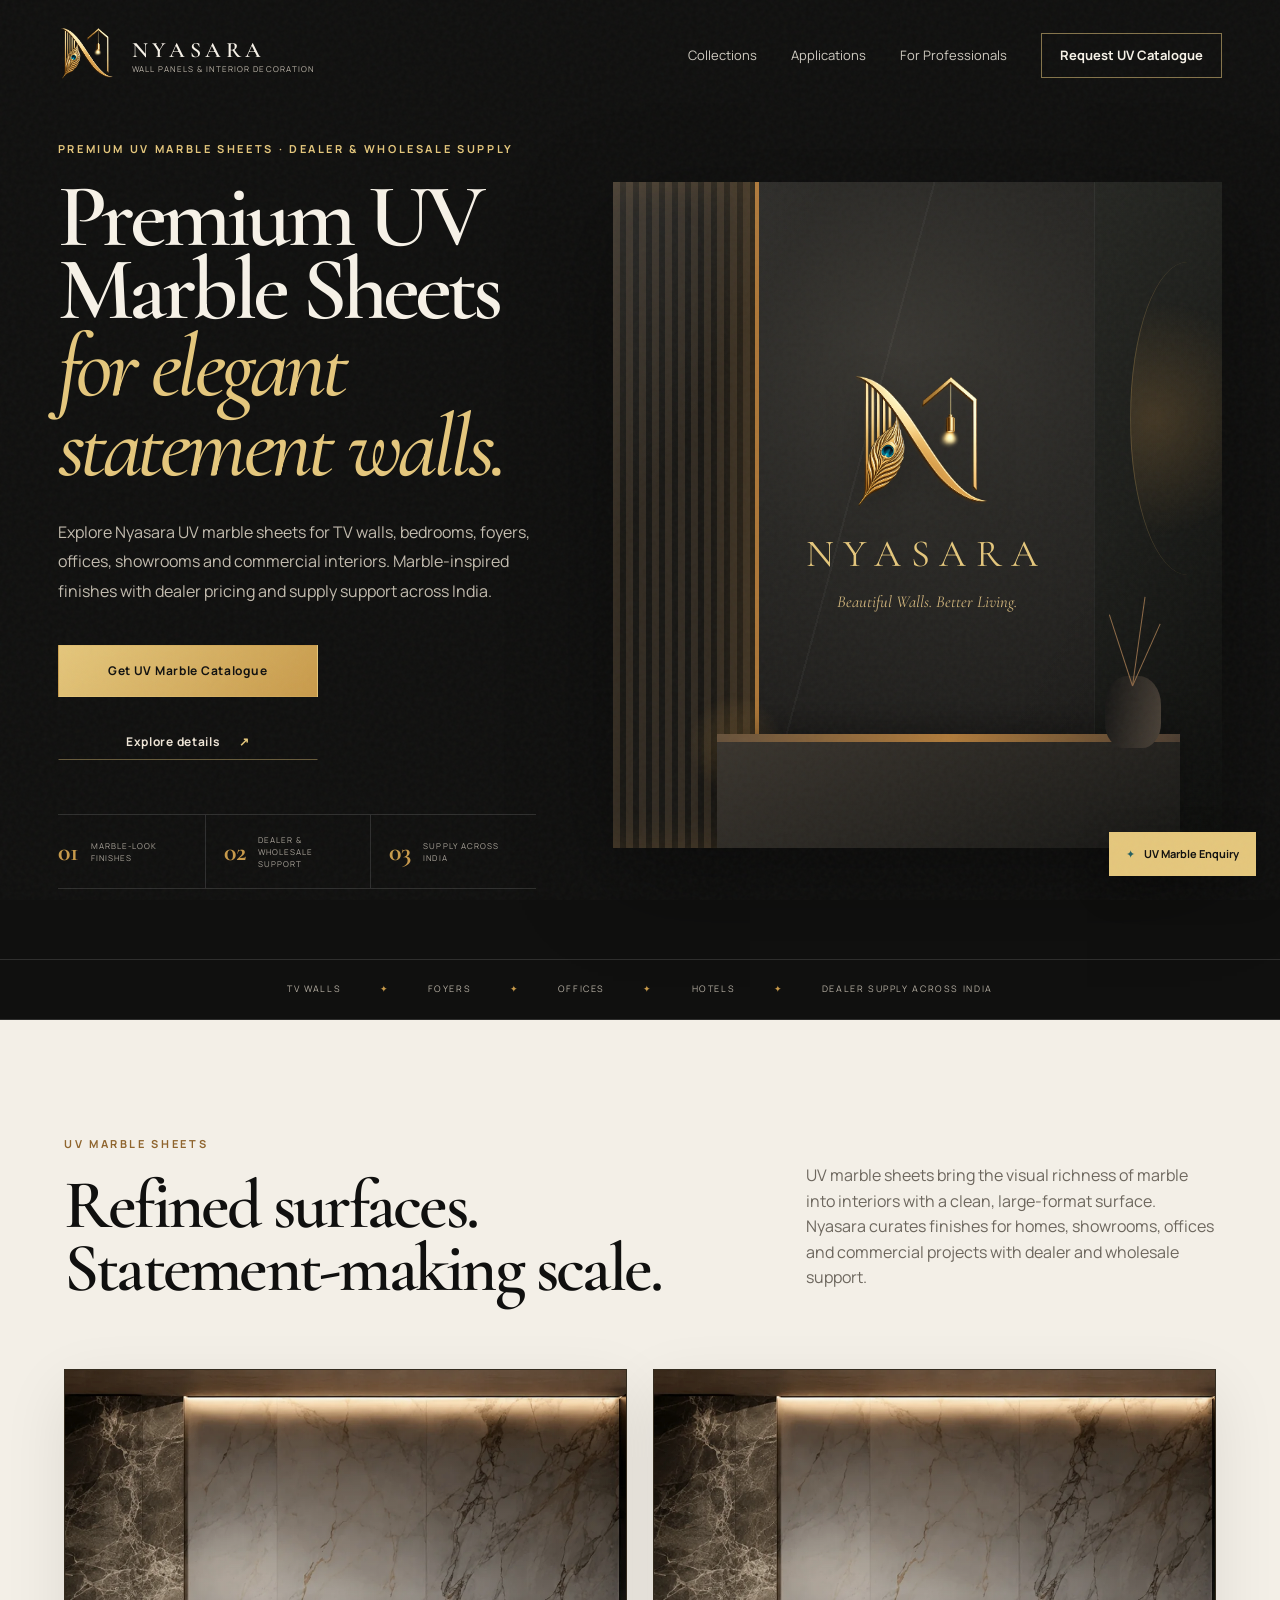
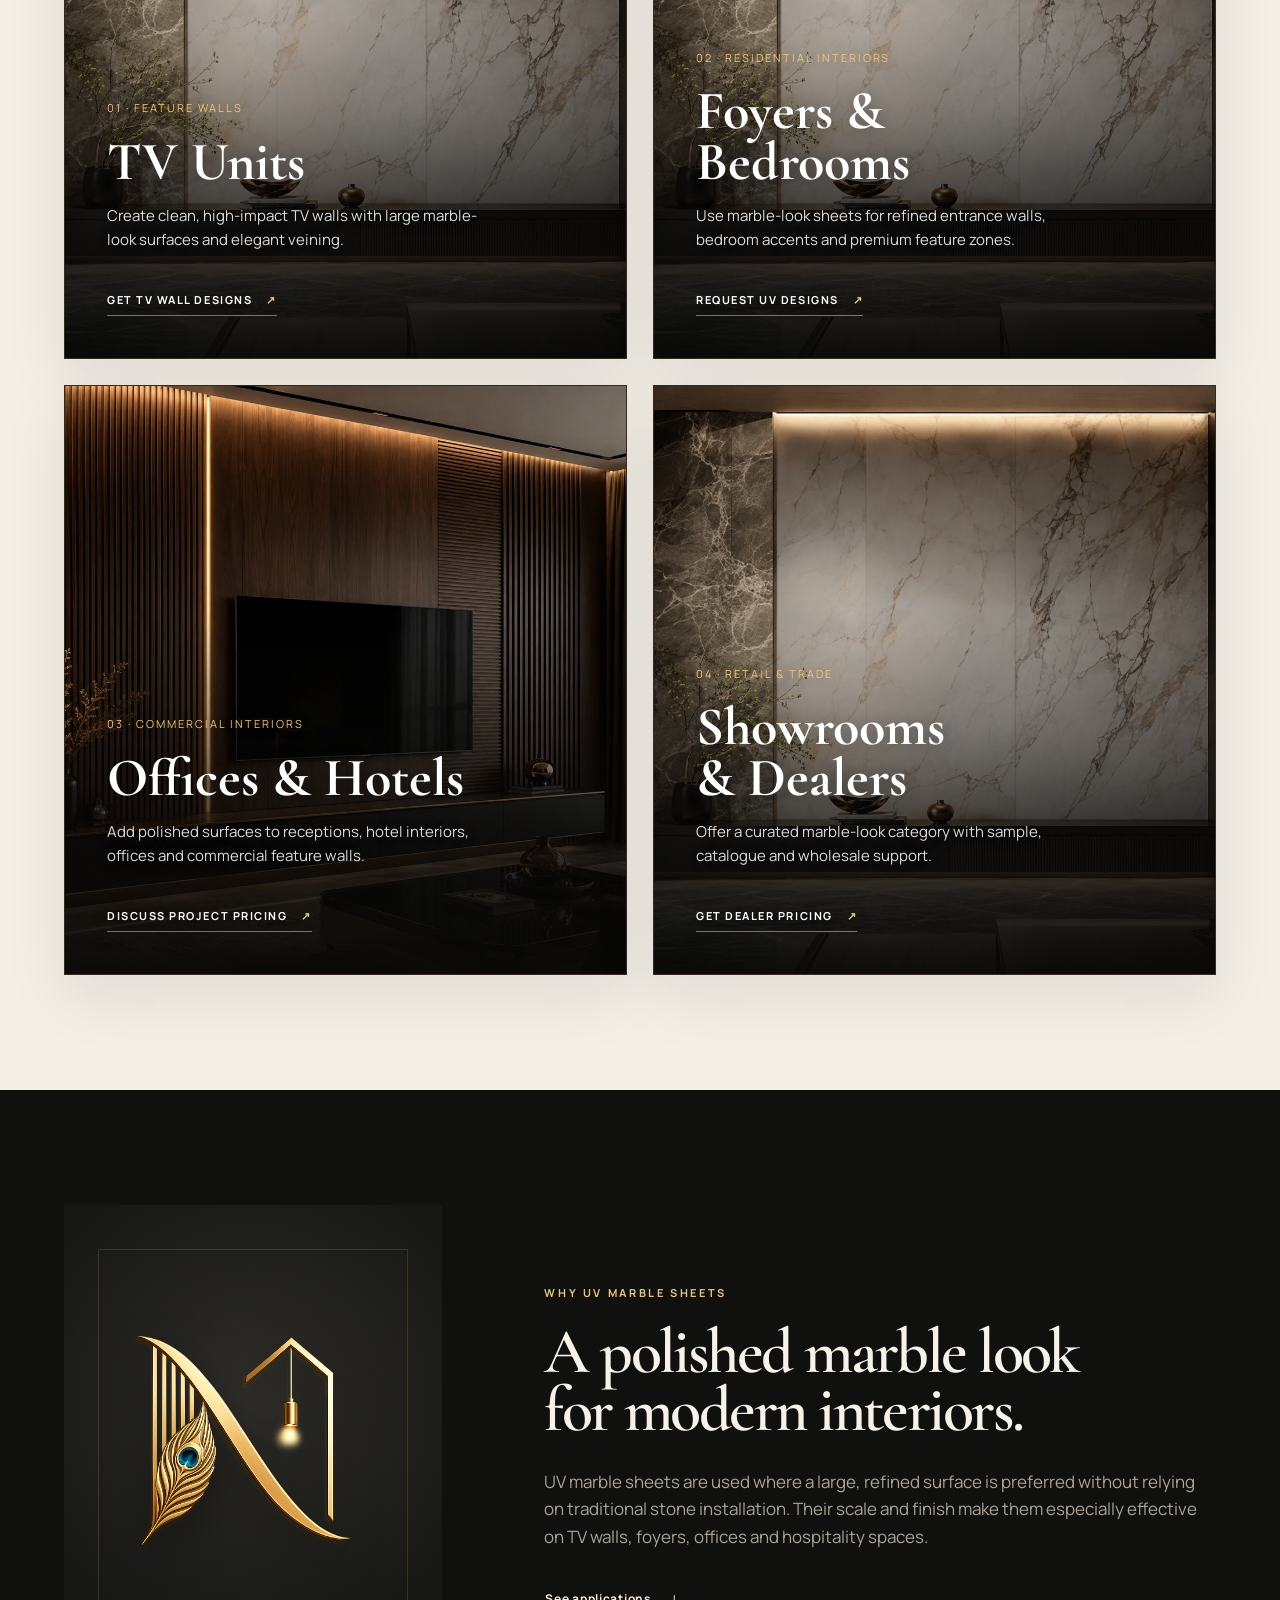
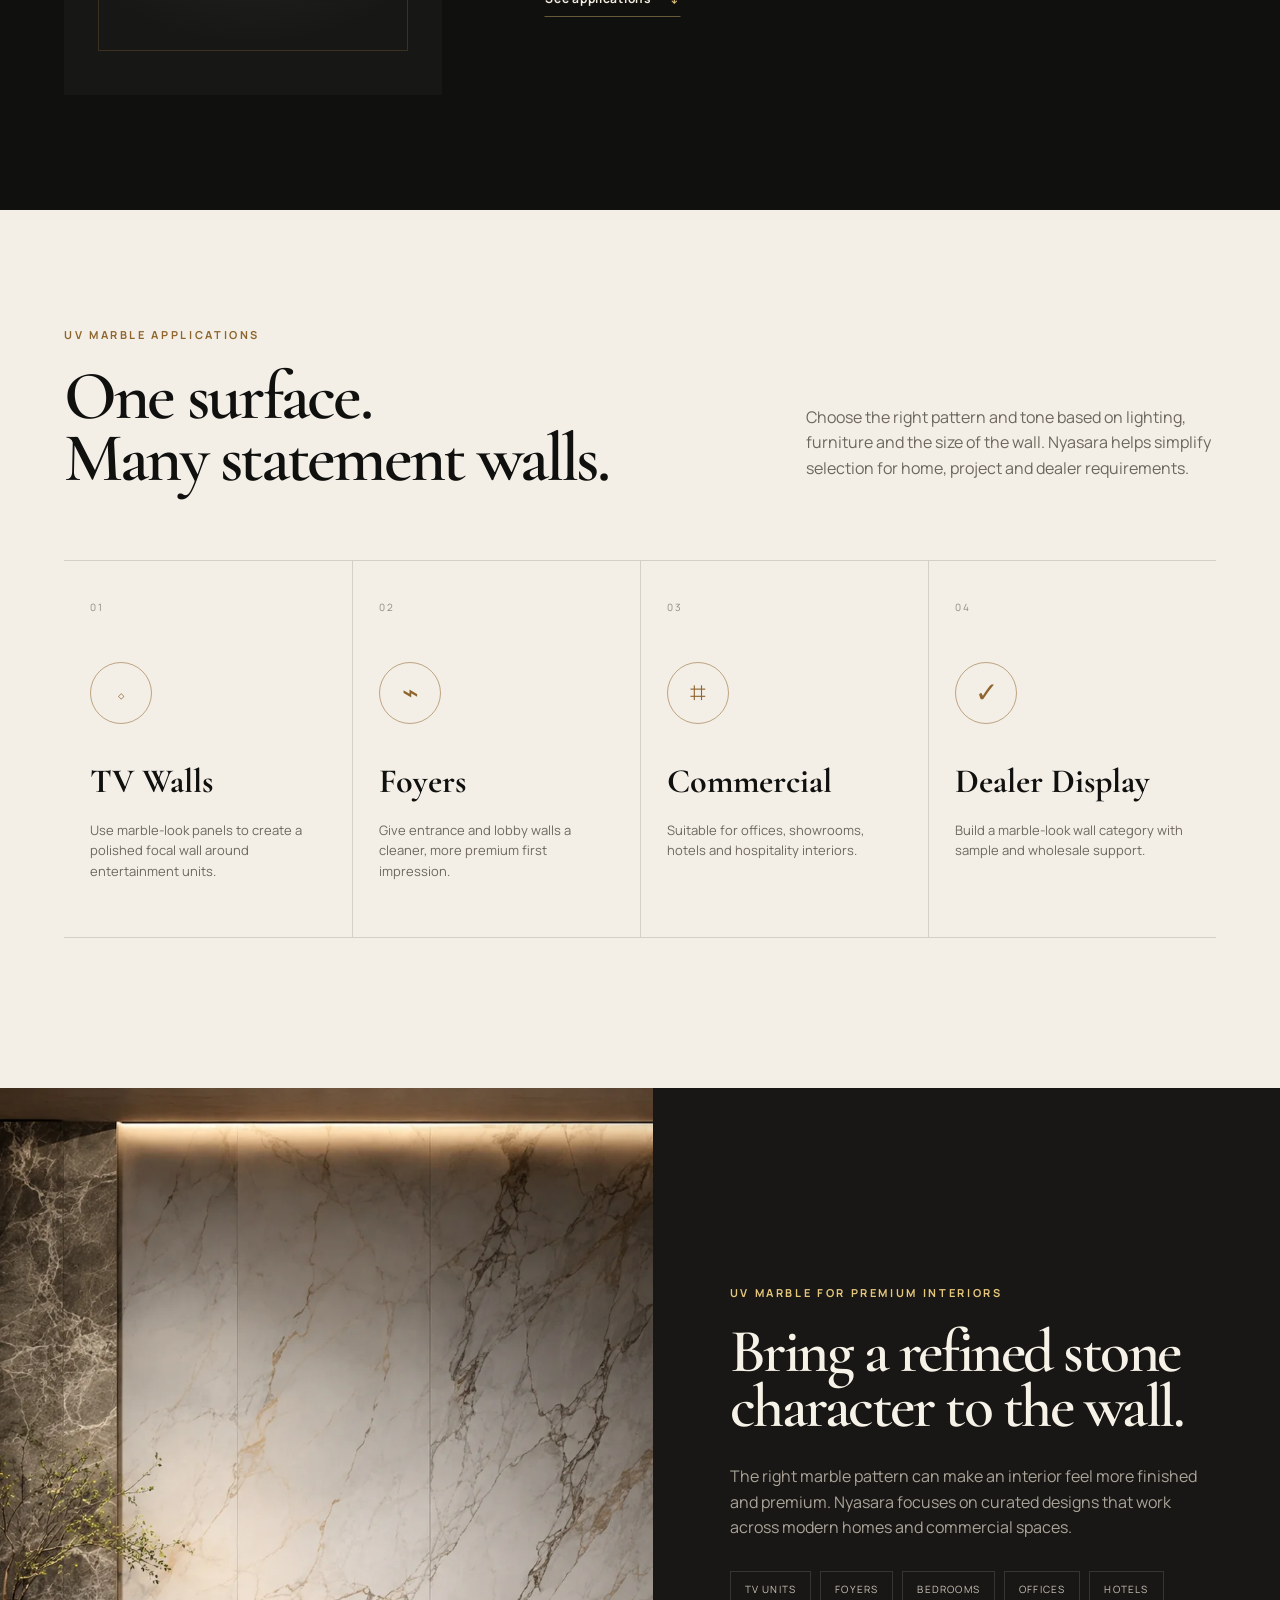
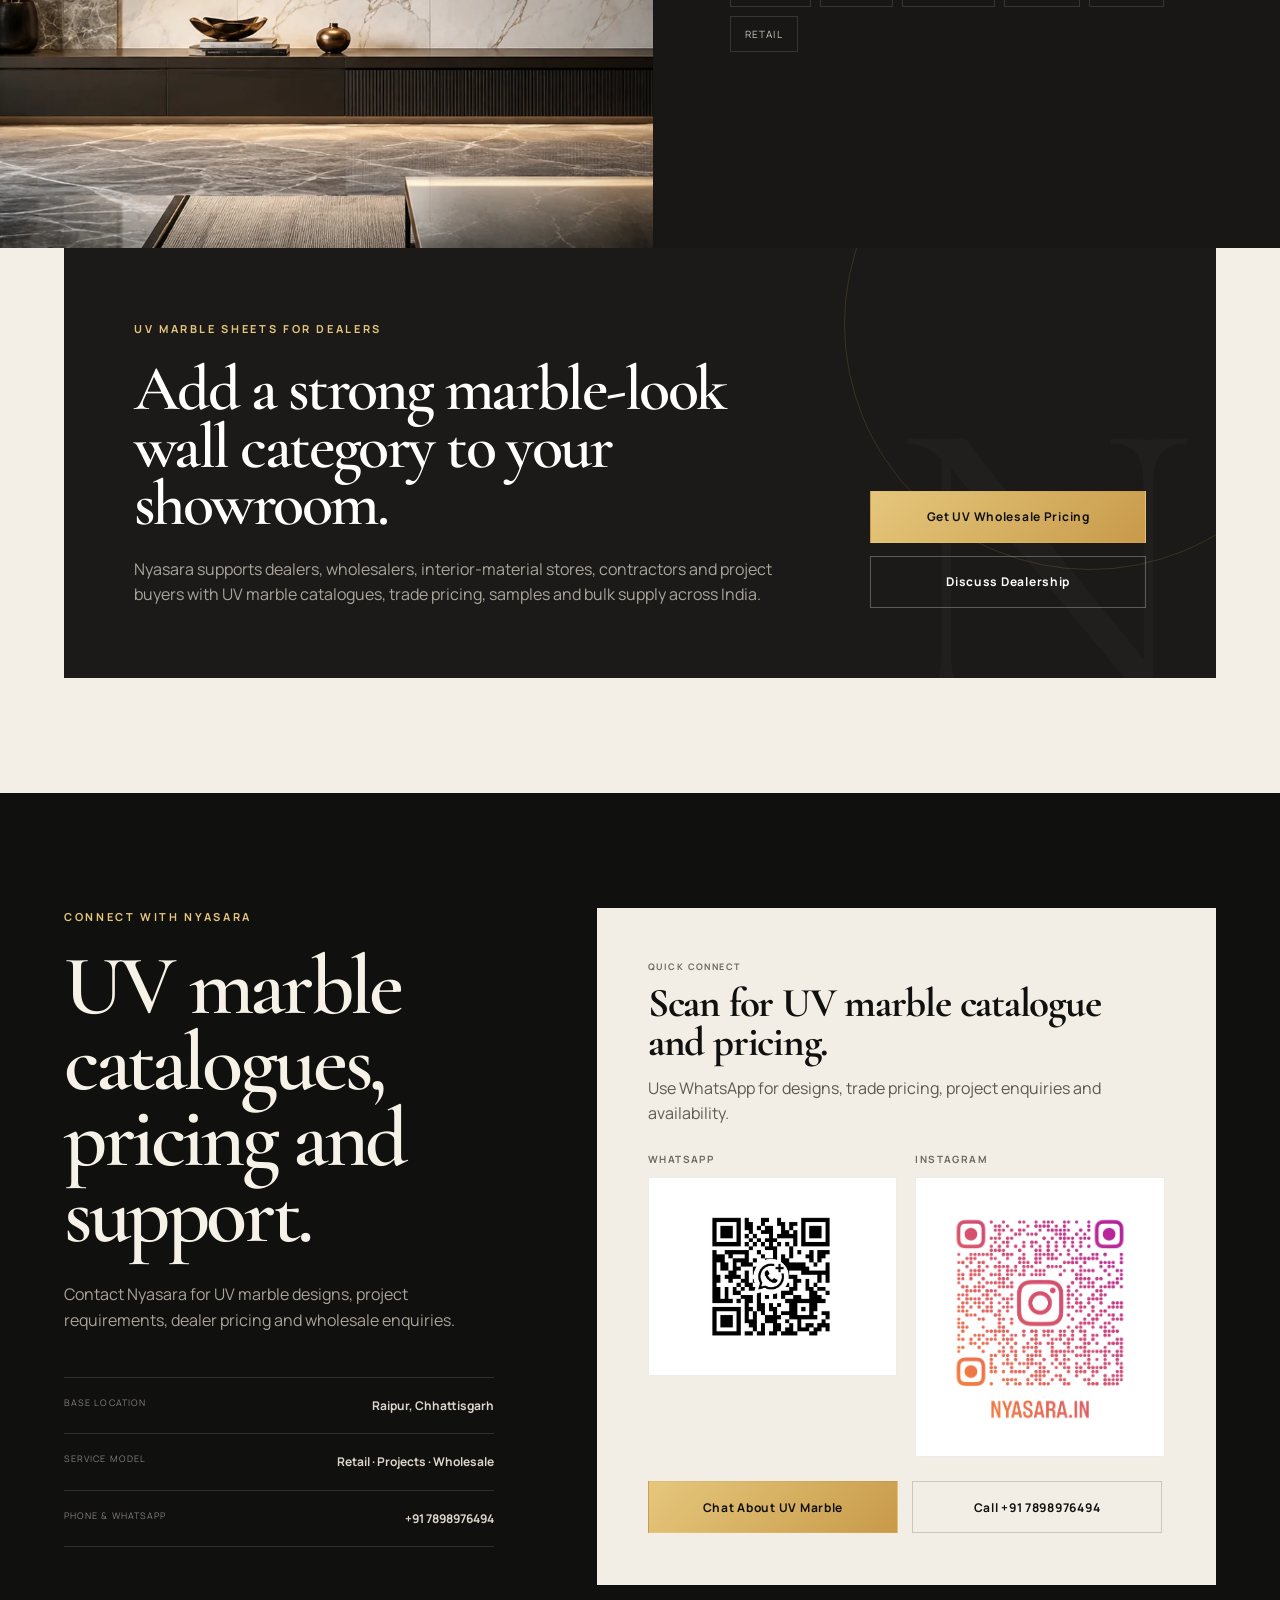
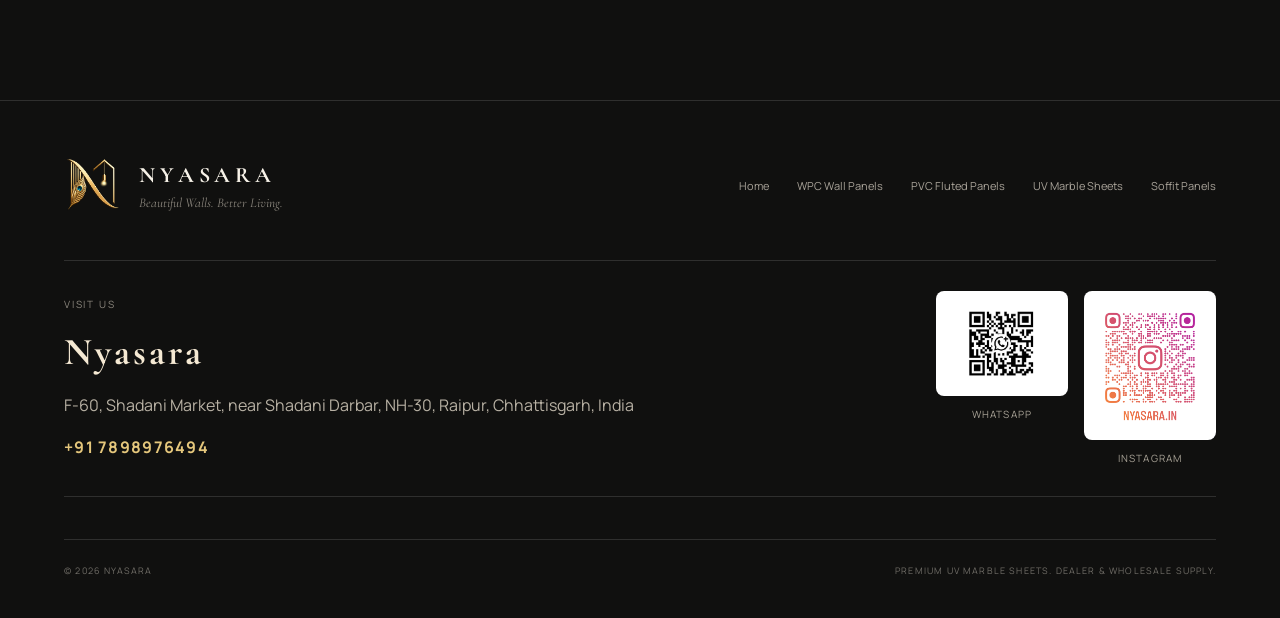
<file: uv-marble-sheets/index.html>
<!DOCTYPE html><html lang="en"><head><meta charset="UTF-8" /><meta name="viewport" content="width=device-width, initial-scale=1.0" /><meta name="description" content="Explore premium UV marble sheets from Nyasara for TV walls, bedrooms, offices and commercial interiors. Dealer, wholesale and project supply across India." /><meta name="theme-color" content="#10100f" /> <link
  rel="icon"
  type="image/png"
  sizes="192x192"
  href="/assets/favicon-nyasara-192.png"
/> <title>UV Marble Sheets in India | Wall Panels &amp; Wholesale | Nyasara</title><link rel="canonical" href="https://nyasara.com/uv-marble-sheets/" /><script type="application/ld+json">{"@context": "https://schema.org", "@graph": [{"@type": "LocalBusiness", "@id": "https://nyasara.com/#localbusiness", "name": "Nyasara", "url": "https://nyasara.com/", "logo": "https://nyasara.com/assets/nyasara-logo-master.png", "telephone": "+91-7898976494", "description": "Nyasara supplies premium UV marble sheets and marble-look wall panels for residential and commercial interiors across India.", "address": {"@type": "PostalAddress", "streetAddress": "F-60, Shadani Market, near Shadani Darbar, NH-30", "addressLocality": "Raipur", "addressRegion": "Chhattisgarh", "addressCountry": "IN"}, "areaServed": {"@type": "Country", "name": "India"}}, {"@type": "WebPage", "@id": "https://nyasara.com/uv-marble-sheets/#webpage", "url": "https://nyasara.com/uv-marble-sheets/", "name": "UV Marble Sheets in India | Wall Panels & Wholesale | Nyasara", "description": "Explore premium UV marble sheets from Nyasara for TV walls, bedrooms, offices and commercial interiors. Dealer, wholesale and project supply across India."}, {"@type": "BreadcrumbList", "itemListElement": [{"@type": "ListItem", "position": 1, "name": "Home", "item": "https://nyasara.com/"}, {"@type": "ListItem", "position": 2, "name": "UV Marble Sheets", "item": "https://nyasara.com/uv-marble-sheets/"}]}]}</script><link rel="preconnect" href="https://fonts.googleapis.com"><link rel="preconnect" href="https://fonts.gstatic.com" crossorigin><link href="https://fonts.googleapis.com/css2?family=Cormorant+Garamond:wght@500;600;700&family=Manrope:wght@400;500;600;700&display=swap" rel="stylesheet"><link rel="stylesheet" href="/styles.css" /></head><body><div class="grain" aria-hidden="true"></div><header class="site-header" id="top"><a class="brand" href="/" aria-label="Nyasara home"><img src="/assets/nyasara-logo-master.png" alt="Nyasara wall panels logo" /><span class="brand-copy"><strong>NYASARA</strong><small>Wall Panels & Interior Decoration</small></span></a><button class="menu-toggle" aria-expanded="false" aria-controls="site-nav" aria-label="Open navigation"><span></span><span></span></button><nav class="site-nav" id="site-nav"><a href="/#collections">Collections</a><a href="#applications">Applications</a><a href="#professionals">For Professionals</a><a href="https://wa.me/917898976494?text=Hi%20Nyasara%2C%20I%20am%20interested%20in%20UV%20marble%20sheets.%20Please%20share%20catalogue%2C%20wholesale%20pricing%2C%20MOQ%20and%20dealer%20details." target="_blank" rel="noopener noreferrer" class="nav-cta">Request UV Catalogue</a></nav></header><main><section class="hero"><div class="hero-copy reveal"><p class="eyebrow">Premium UV marble sheets · Dealer & wholesale supply</p><h1>Premium UV Marble Sheets<br><em>for elegant statement walls.</em></h1><p class="hero-lede">Explore Nyasara UV marble sheets for TV walls, bedrooms, foyers, offices, showrooms and commercial interiors. Marble-inspired finishes with dealer pricing and supply support across India.</p><div class="hero-actions"><a class="button button-primary" href="https://wa.me/917898976494?text=Hi%20Nyasara%2C%20I%20am%20interested%20in%20UV%20marble%20sheets.%20Please%20share%20catalogue%2C%20pricing%2C%20MOQ%20and%20availability." target="_blank" rel="noopener noreferrer">Get UV Marble Catalogue</a><a class="button button-text" href="#details">Explore details <span>↗</span></a></div><div class="hero-trust"><div><strong>01</strong><span>Marble-look<br>finishes</span></div><div><strong>02</strong><span>Dealer &<br>wholesale support</span></div><div><strong>03</strong><span>Supply across<br>India</span></div></div></div><div class="hero-visual reveal reveal-delay-1" aria-label="Premium UV marble sheet interior"><div class="scene"><div class="scene-wall scene-wall-left"></div><div class="scene-wall scene-wall-center"><div class="hero-logo-lockup"><img src="/assets/nyasara-logo-master.png" alt="" /><span>NYASARA</span><small>Beautiful Walls. Better Living.</small></div></div><div class="scene-wall scene-wall-right"></div><div class="console"></div><div class="vase"><i></i><i></i><i></i></div><div class="ambient-light"></div></div></div></section><section class="brand-strip" aria-label="UV marble sheet applications"><span>TV Walls</span><i>✦</i><span>Foyers</span><i>✦</i><span>Offices</span><i>✦</i><span>Hotels</span><i>✦</i><span>Dealer Supply Across India</span></section><section class="section section-light" id="details"><div class="section-heading reveal"><div><p class="eyebrow dark">UV marble sheets</p><h2>Refined surfaces.<br>Statement-making scale.</h2></div><p>UV marble sheets bring the visual richness of marble into interiors with a clean, large-format surface. Nyasara curates finishes for homes, showrooms, offices and commercial projects with dealer and wholesale support.</p></div><div class="collection-grid"><article class="collection-card collection-stone reveal"><div class="panel-art stone-art"><img loading="lazy" decoding="async" src="/assets/collection-marble-luxury.webp" alt="Luxury UV marble sheet wall behind a modern TV unit" /></div><div class="card-copy"><small>01 · Feature walls</small><h3>TV Units</h3><p>Create clean, high-impact TV walls with large marble-look surfaces and elegant veining.</p><a href="https://wa.me/917898976494?text=Hi%20Nyasara%2C%20I%20need%20UV%20marble%20sheet%20designs%20for%20a%20TV%20wall.%20Please%20share%20catalogue%20and%20pricing." target="_blank" rel="noopener noreferrer">Get TV Wall Designs <span>↗</span></a></div></article><article class="collection-card collection-mineral reveal reveal-delay-1"><div class="panel-art mineral-art"><img loading="lazy" decoding="async" src="/assets/collection-marble-luxury.webp" alt="UV marble sheet feature wall in a foyer" /></div><div class="card-copy"><small>02 · Residential interiors</small><h3>Foyers & Bedrooms</h3><p>Use marble-look sheets for refined entrance walls, bedroom accents and premium feature zones.</p><a href="https://wa.me/917898976494?text=Hi%20Nyasara%2C%20I%20need%20UV%20marble%20sheets%20for%20a%20home%20interior.%20Please%20share%20designs%20and%20pricing." target="_blank" rel="noopener noreferrer">Request UV Designs <span>↗</span></a></div></article><article class="collection-card collection-wood reveal"><div class="panel-art wood-art"><img loading="lazy" decoding="async" src="/assets/room-showcase-luxury.webp" alt="Marble wall panel application in a commercial interior" /></div><div class="card-copy"><small>03 · Commercial interiors</small><h3>Offices & Hotels</h3><p>Add polished surfaces to receptions, hotel interiors, offices and commercial feature walls.</p><a href="https://wa.me/917898976494?text=Hi%20Nyasara%2C%20I%20need%20UV%20marble%20sheets%20for%20a%20commercial%20project.%20Please%20share%20project%20pricing%20and%20catalogue." target="_blank" rel="noopener noreferrer">Discuss Project Pricing <span>↗</span></a></div></article><article class="collection-card collection-ceiling reveal reveal-delay-1"><div class="panel-art ceiling-art"><img loading="lazy" decoding="async" src="/assets/collection-marble-luxury.webp" alt="UV marble sheet samples for dealer display" /></div><div class="card-copy"><small>04 · Retail & trade</small><h3>Showrooms & Dealers</h3><p>Offer a curated marble-look category with sample, catalogue and wholesale support.</p><a href="https://wa.me/917898976494?text=Hi%20Nyasara%2C%20I%20am%20a%20dealer%20interested%20in%20UV%20marble%20sheets.%20Please%20share%20MOQ%2C%20dealer%20pricing%20and%20catalogue." target="_blank" rel="noopener noreferrer">Get Dealer Pricing <span>↗</span></a></div></article></div></section><section class="section philosophy"><div class="philosophy-mark reveal"><img src="/assets/nyasara-logo-master.png" alt="Nyasara" /></div><div class="philosophy-copy reveal reveal-delay-1"><p class="eyebrow">Why UV marble sheets</p><h2>A polished marble look<br>for modern interiors.</h2><p>UV marble sheets are used where a large, refined surface is preferred without relying on traditional stone installation. Their scale and finish make them especially effective on TV walls, foyers, offices and hospitality spaces.</p><a class="button button-text light" href="#applications">See applications <span>↓</span></a></div></section><section class="section section-light process" id="applications"><div class="section-heading reveal"><div><p class="eyebrow dark">UV marble applications</p><h2>One surface.<br>Many statement walls.</h2></div><p>Choose the right pattern and tone based on lighting, furniture and the size of the wall. Nyasara helps simplify selection for home, project and dealer requirements.</p></div><div class="steps"><article class="step reveal"><span>01</span><div class="step-icon">◇</div><h3>TV Walls</h3><p>Use marble-look panels to create a polished focal wall around entertainment units.</p></article><article class="step reveal reveal-delay-1"><span>02</span><div class="step-icon">⌁</div><h3>Foyers</h3><p>Give entrance and lobby walls a cleaner, more premium first impression.</p></article><article class="step reveal reveal-delay-2"><span>03</span><div class="step-icon">⌗</div><h3>Commercial</h3><p>Suitable for offices, showrooms, hotels and hospitality interiors.</p></article><article class="step reveal reveal-delay-3"><span>04</span><div class="step-icon">✓</div><h3>Dealer Display</h3><p>Build a marble-look wall category with sample and wholesale support.</p></article></div></section><section class="room-section"><div class="room-visual reveal"><img loading="lazy" decoding="async" src="/assets/collection-marble-luxury.webp" alt="Luxury interior with UV marble sheet wall" /></div><div class="room-copy reveal reveal-delay-1"><p class="eyebrow">UV marble for premium interiors</p><h2>Bring a refined stone character to the wall.</h2><p>The right marble pattern can make an interior feel more finished and premium. Nyasara focuses on curated designs that work across modern homes and commercial spaces.</p><div class="use-cases"><span>TV Units</span><span>Foyers</span><span>Bedrooms</span><span>Offices</span><span>Hotels</span><span>Retail</span></div></div></section><section class="section professionals" id="professionals"><div class="professional-card reveal"><div><p class="eyebrow">UV marble sheets for dealers</p><h2>Add a strong marble-look wall category to your showroom.</h2><p>Nyasara supports dealers, wholesalers, interior-material stores, contractors and project buyers with UV marble catalogues, trade pricing, samples and bulk supply across India.</p></div><div class="professional-actions"><a class="button button-primary" href="https://wa.me/917898976494?text=Hi%20Nyasara%2C%20I%20am%20interested%20in%20UV%20marble%20sheet%20wholesale%20pricing.%20Please%20share%20MOQ%2C%20dealer%20price%20list%20and%20catalogue." target="_blank" rel="noopener noreferrer">Get UV Wholesale Pricing</a><a class="button button-outline" href="https://wa.me/917898976494?text=Hi%20Nyasara%2C%20I%20am%20interested%20in%20becoming%20a%20Nyasara%20dealer%20for%20UV%20marble%20sheets.%20Please%20share%20the%20details." target="_blank" rel="noopener noreferrer">Discuss Dealership</a></div></div></section><section class="section contact" id="contact"><div class="contact-intro reveal"><p class="eyebrow">Connect with Nyasara</p><h2>UV marble catalogues,<br>pricing and support.</h2><p>Contact Nyasara for UV marble designs, project requirements, dealer pricing and wholesale enquiries.</p><div class="contact-points"><div><small>Base location</small><strong>Raipur, Chhattisgarh</strong></div><div><small>Service model</small><strong>Retail · Projects · Wholesale</strong></div><div><small>Phone & WhatsApp</small><strong>+91 7898976494</strong></div></div></div><div class="contact-qr-card reveal reveal-delay-1"><div class="contact-qr-top"><small>Quick connect</small><h3>Scan for UV marble catalogue and pricing.</h3><p>Use WhatsApp for designs, trade pricing, project enquiries and availability.</p></div><div class="contact-qr-row"><div class="contact-qr-item"><span>WhatsApp</span><div class="contact-qr-box"><img src="/assets/nyasara-qr-code.jpg" alt="Nyasara WhatsApp QR code" /></div></div><div class="contact-qr-item"><span>Instagram</span><div class="contact-qr-box"><img src="/assets/nyasara-instagram-qr.png" alt="Nyasara Instagram QR code" /></div></div></div><div class="contact-qr-actions"><a class="button button-primary" href="https://wa.me/917898976494?text=Hi%20Nyasara%2C%20I%20am%20interested%20in%20UV%20marble%20sheets.%20Please%20share%20catalogue%2C%20pricing%20and%20availability." target="_blank" rel="noopener noreferrer">Chat About UV Marble</a><a class="button button-outline dark-outline" href="tel:+917898976494">Call +91 7898976494</a></div></div></section></main><footer><a class="footer-brand" href="/"><img src="/assets/nyasara-logo-master.png" alt="Nyasara" /><div><strong>NYASARA</strong><small>Beautiful Walls. Better Living.</small></div></a><div class="footer-links"><a href="/">Home</a><a href="/wpc-wall-panels/">WPC Wall Panels</a><a href="/pvc-fluted-panels/">PVC Fluted Panels</a><a href="/uv-marble-sheets/">UV Marble Sheets</a><a href="/soffit-panels/">Soffit Panels</a></div><div class="footer-contact-card"><div class="footer-contact-copy"><small>Visit us</small><h3>Nyasara</h3><p>F-60, Shadani Market, near Shadani Darbar, NH-30, Raipur, Chhattisgarh, India</p><a href="tel:+917898976494">+91 7898976494</a></div><div class="footer-qr footer-qr-row"><div class="footer-qr-item"><img src="/assets/nyasara-qr-code.jpg" alt="WhatsApp QR code for Nyasara" /><span>WhatsApp</span></div><div class="footer-qr-item"><img src="/assets/nyasara-instagram-qr.png" alt="Instagram QR code for Nyasara" /><span>Instagram</span></div></div></div><div class="footer-meta"><span>© <span id="year"></span> Nyasara</span><span>Premium UV marble sheets. Dealer & wholesale supply.</span></div></footer><a class="whatsapp-float" href="https://wa.me/917898976494?text=Hi%20Nyasara%2C%20I%20am%20interested%20in%20UV%20marble%20sheets.%20Please%20share%20catalogue%2C%20pricing%20and%20availability." target="_blank" rel="noopener noreferrer" aria-label="Start an enquiry with Nyasara on WhatsApp"><span>✦</span><strong>UV Marble Enquiry</strong></a><script src="/script.js"></script></body></html>
</file>
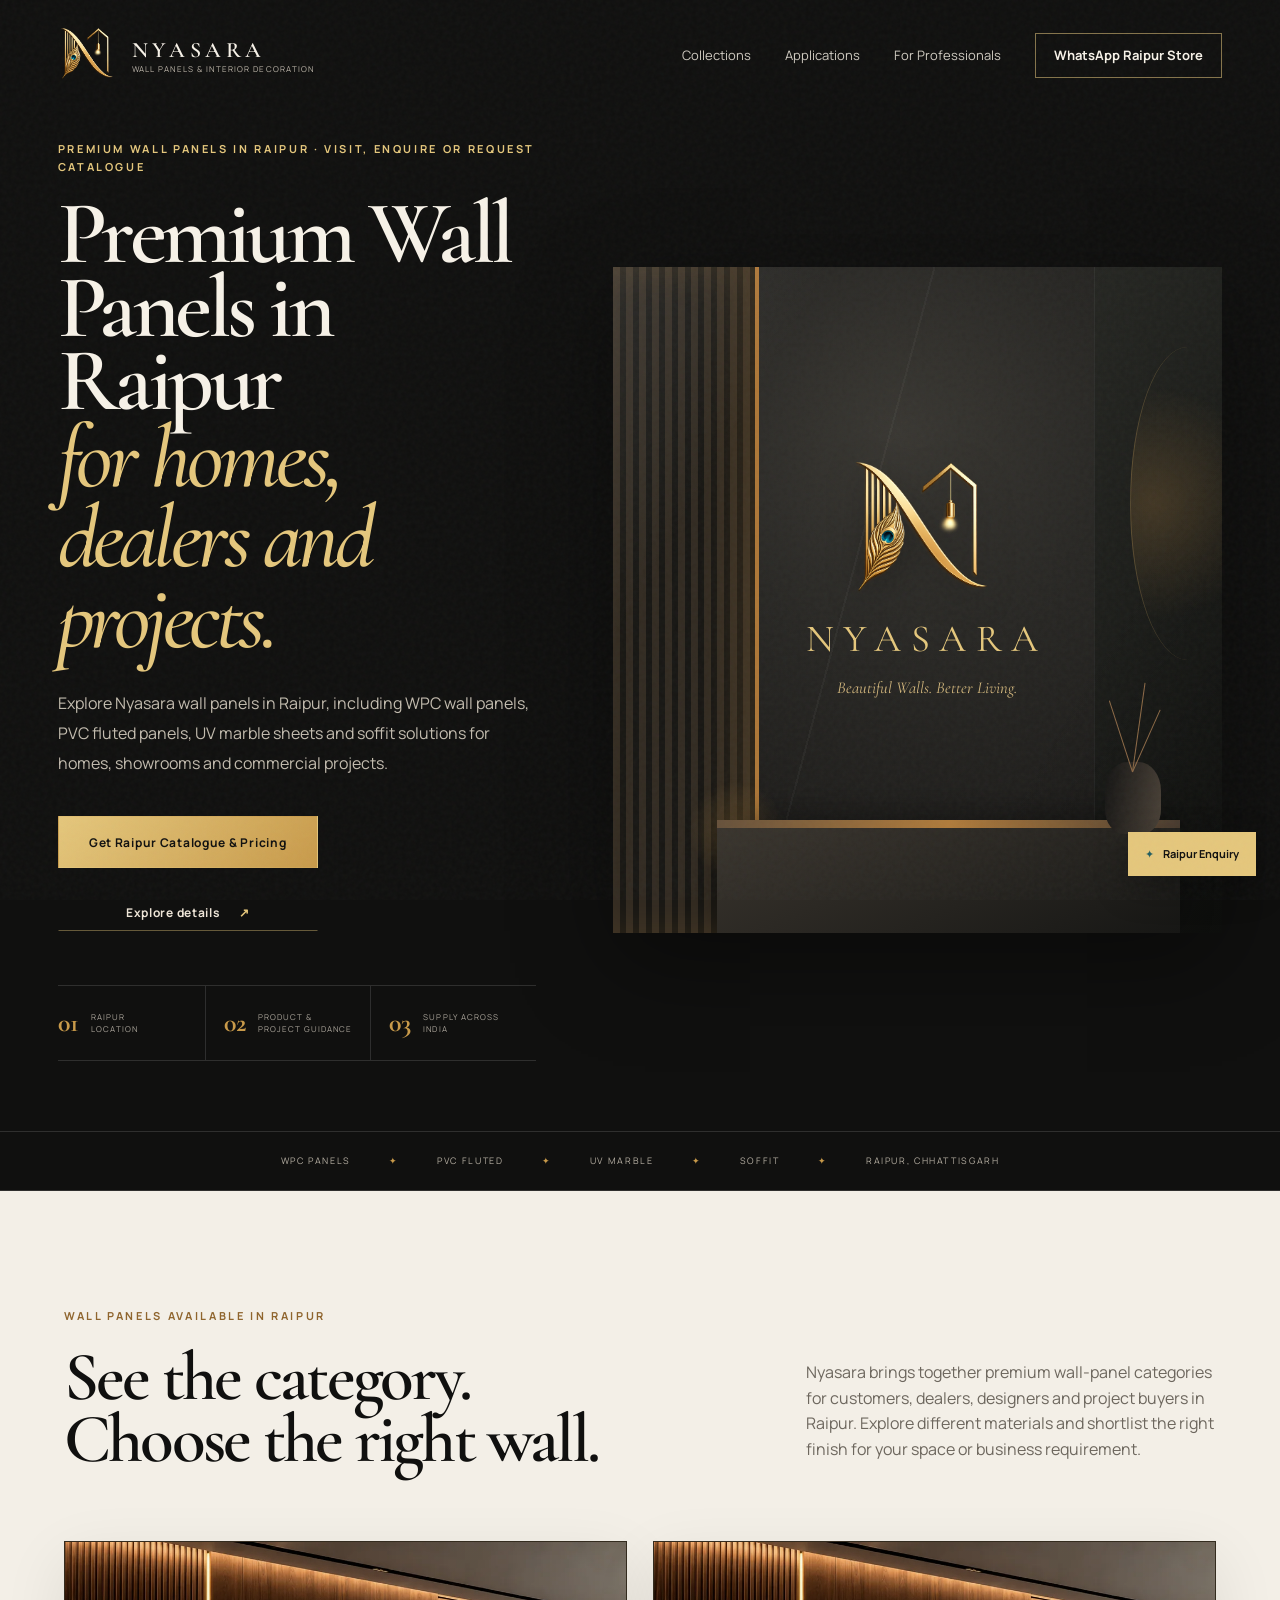
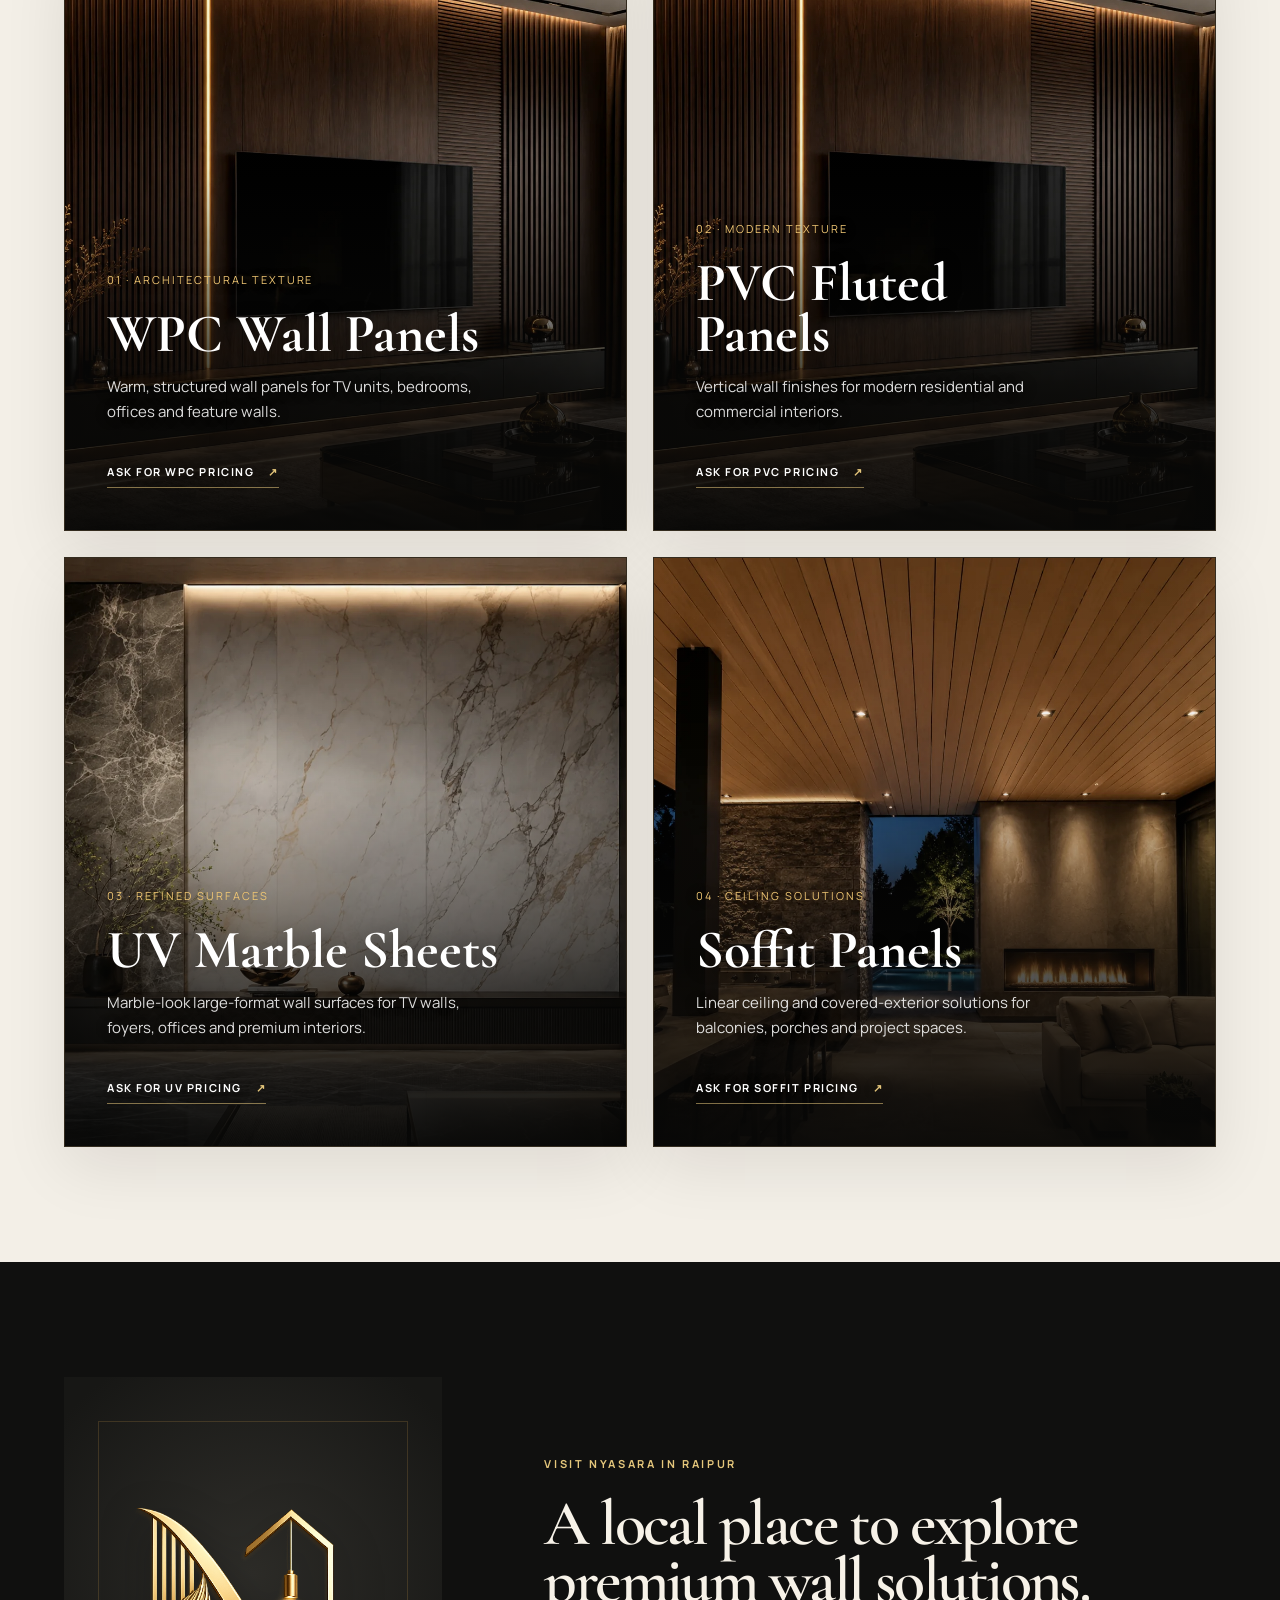
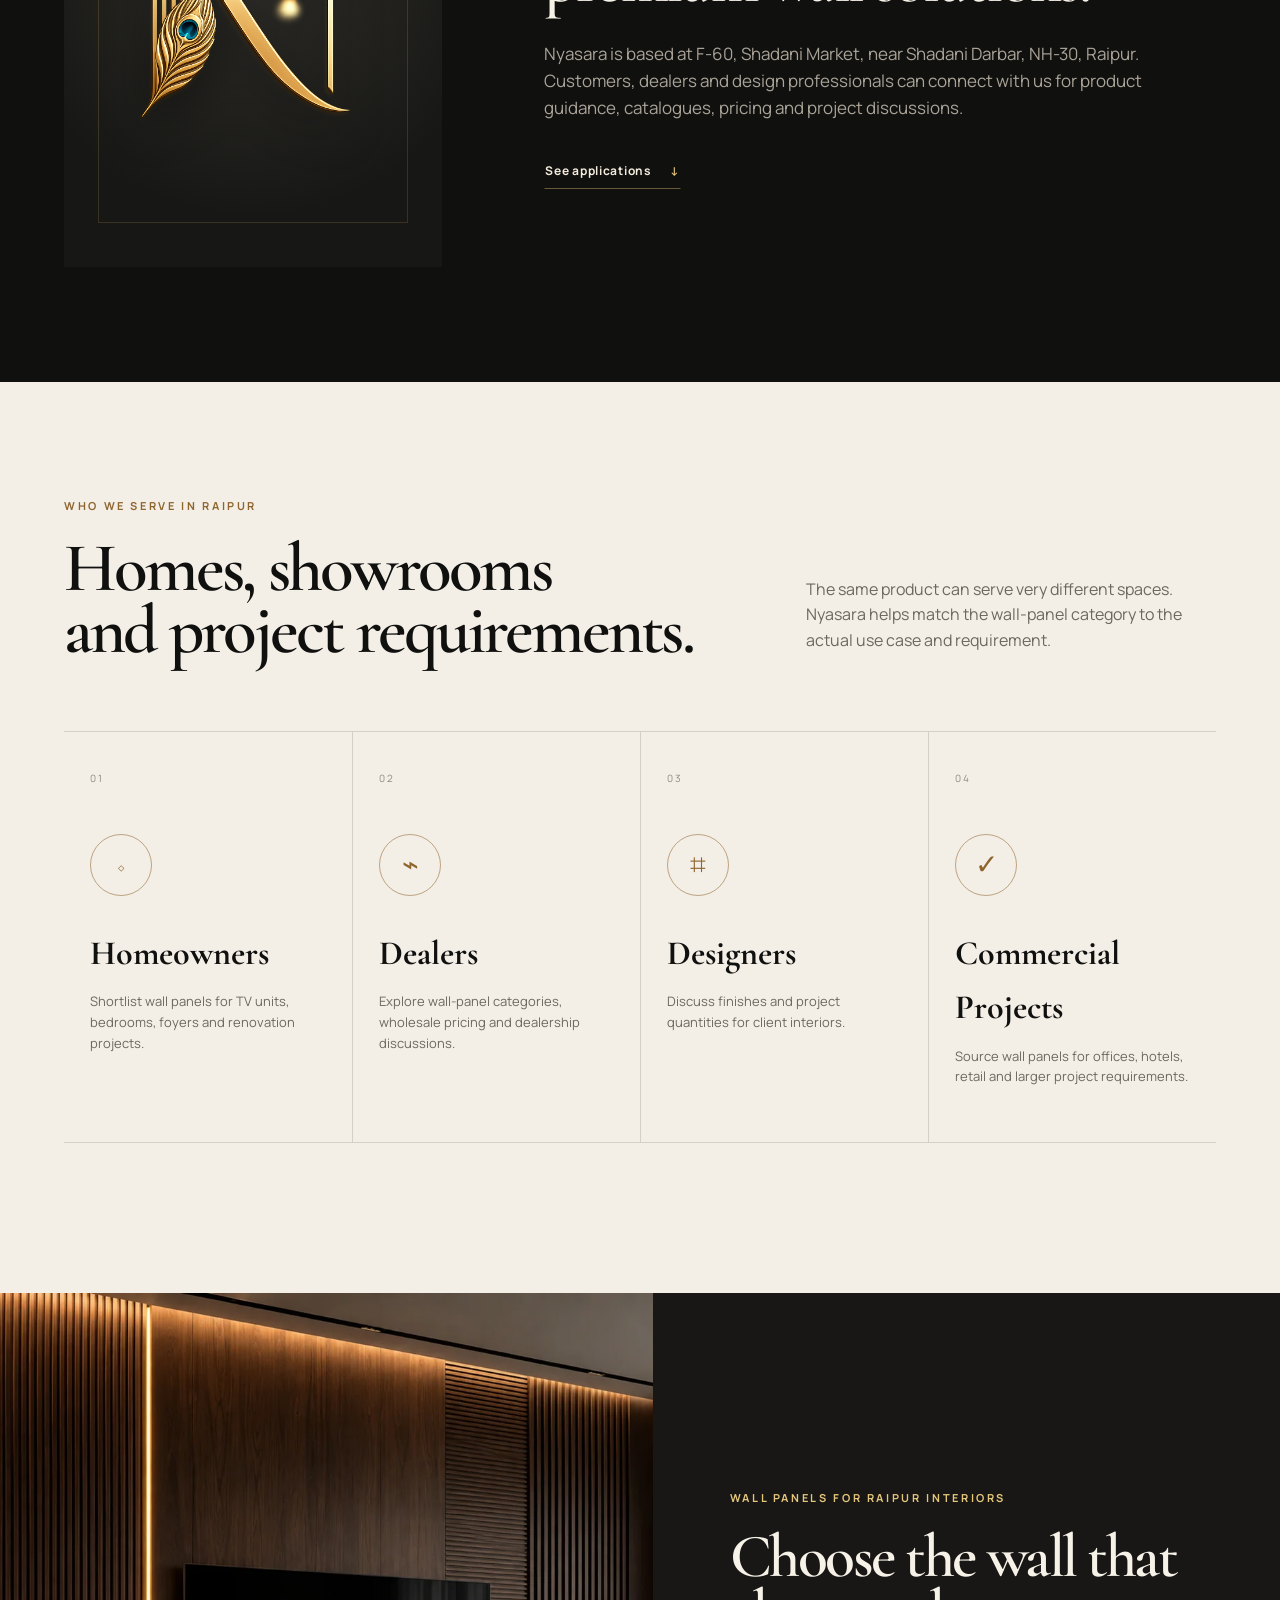
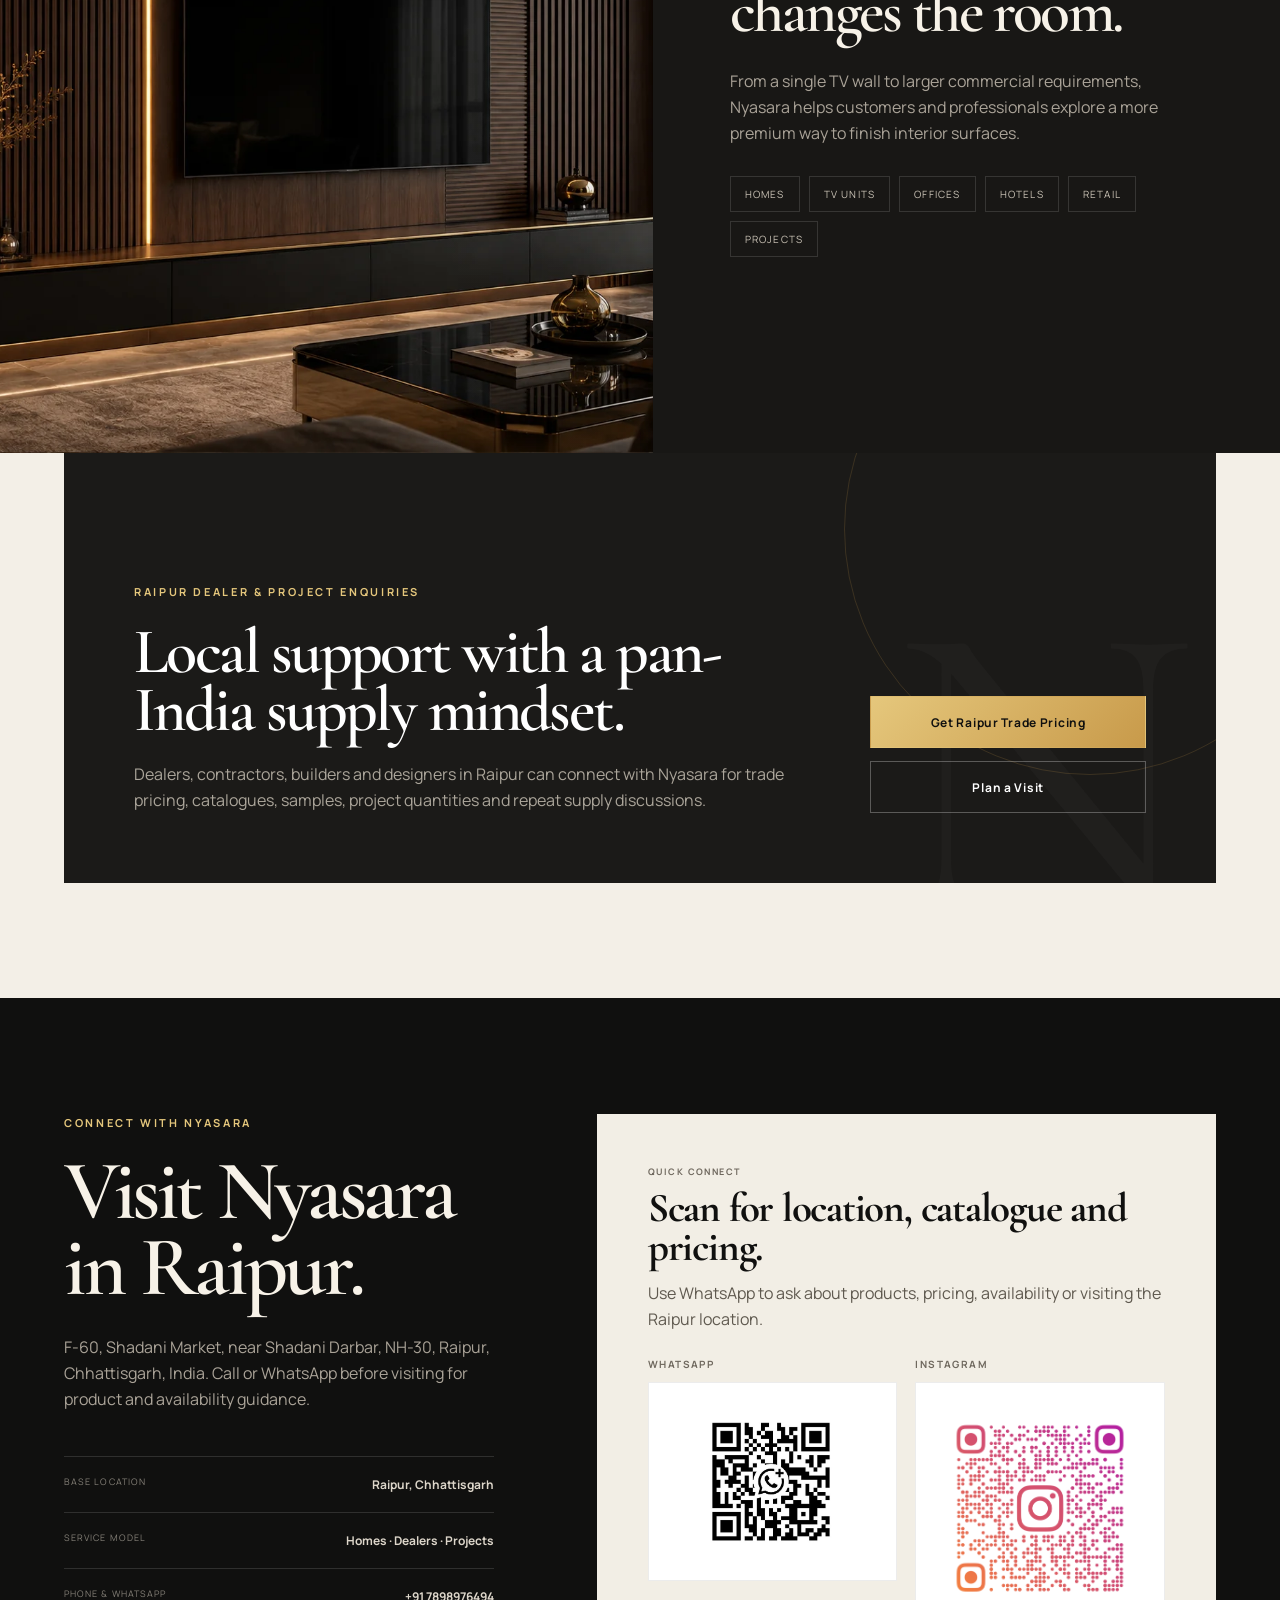
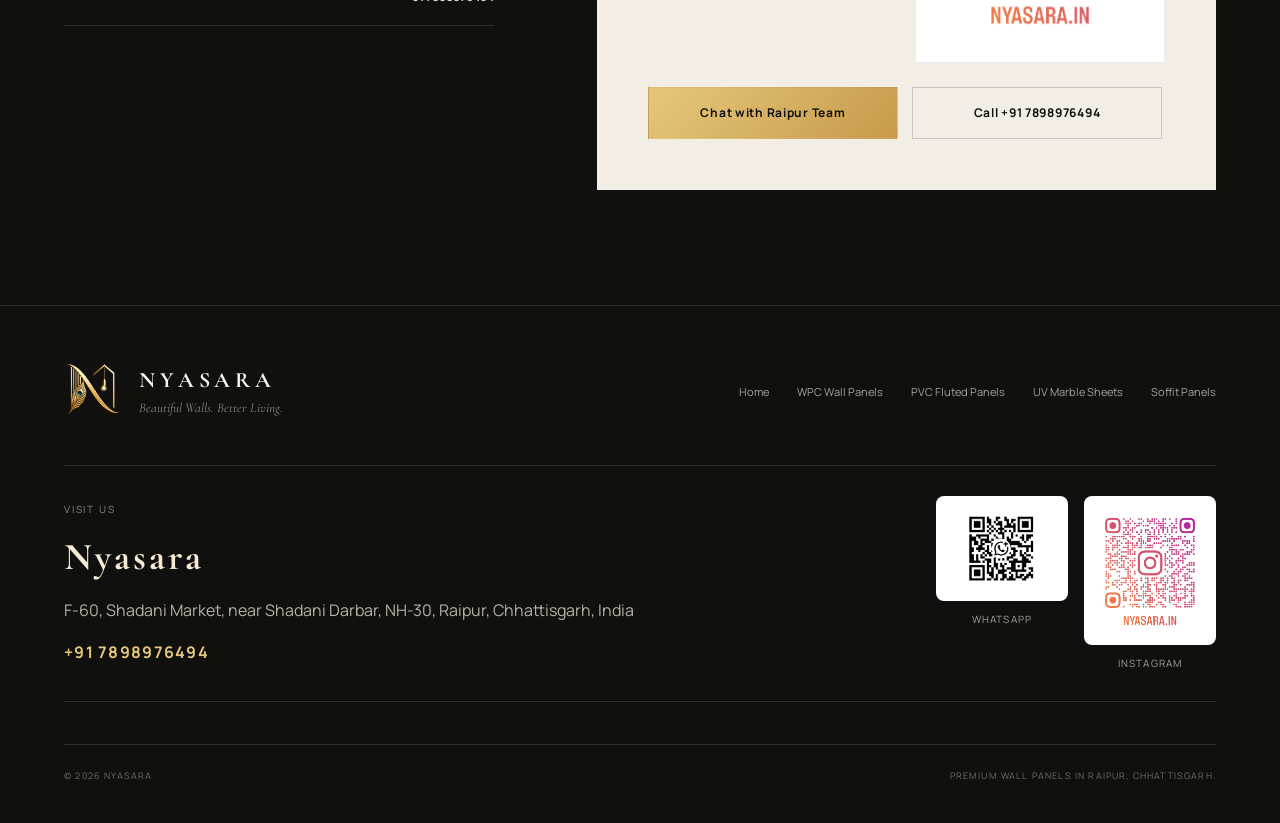
<file: wall-panels-raipur/index.html>
<!DOCTYPE html><html lang="en"><head><meta charset="UTF-8" /><meta name="viewport" content="width=device-width, initial-scale=1.0" /><meta name="description" content="Visit Nyasara for premium wall panels in Raipur, including WPC wall panels, PVC fluted panels, UV marble sheets and soffit panels. Dealer, project and local enquiries welcome." /><meta name="theme-color" content="#10100f" /> <link
  rel="icon"
  type="image/png"
  sizes="192x192"
  href="/assets/favicon-nyasara-192.png"
/> <title>Wall Panels in Raipur | WPC, PVC &amp; UV Marble | Nyasara</title><link rel="canonical" href="https://nyasara.com/wall-panels-raipur/" /><script type="application/ld+json">{"@context": "https://schema.org", "@graph": [{"@type": "LocalBusiness", "@id": "https://nyasara.com/#localbusiness", "name": "Nyasara", "url": "https://nyasara.com/", "logo": "https://nyasara.com/assets/nyasara-logo-master.png", "telephone": "+91-7898976494", "description": "Nyasara offers premium wall panels in Raipur including WPC wall panels, PVC fluted panels, UV marble sheets and soffit panels.", "address": {"@type": "PostalAddress", "streetAddress": "F-60, Shadani Market, near Shadani Darbar, NH-30", "addressLocality": "Raipur", "addressRegion": "Chhattisgarh", "addressCountry": "IN"}, "areaServed": {"@type": "Country", "name": "India"}}, {"@type": "WebPage", "@id": "https://nyasara.com/wall-panels-raipur/#webpage", "url": "https://nyasara.com/wall-panels-raipur/", "name": "Wall Panels in Raipur | WPC, PVC & UV Marble | Nyasara", "description": "Visit Nyasara for premium wall panels in Raipur, including WPC wall panels, PVC fluted panels, UV marble sheets and soffit panels. Dealer, project and local enquiries welcome."}, {"@type": "BreadcrumbList", "itemListElement": [{"@type": "ListItem", "position": 1, "name": "Home", "item": "https://nyasara.com/"}, {"@type": "ListItem", "position": 2, "name": "Wall Panels Raipur", "item": "https://nyasara.com/wall-panels-raipur/"}]}]}</script><link rel="preconnect" href="https://fonts.googleapis.com"><link rel="preconnect" href="https://fonts.gstatic.com" crossorigin><link href="https://fonts.googleapis.com/css2?family=Cormorant+Garamond:wght@500;600;700&family=Manrope:wght@400;500;600;700&display=swap" rel="stylesheet"><link rel="stylesheet" href="/styles.css" /></head><body><div class="grain" aria-hidden="true"></div><header class="site-header" id="top"><a class="brand" href="/" aria-label="Nyasara home"><img src="/assets/nyasara-logo-master.png" alt="Nyasara wall panels logo" /><span class="brand-copy"><strong>NYASARA</strong><small>Wall Panels & Interior Decoration</small></span></a><button class="menu-toggle" aria-expanded="false" aria-controls="site-nav" aria-label="Open navigation"><span></span><span></span></button><nav class="site-nav" id="site-nav"><a href="/#collections">Collections</a><a href="#applications">Applications</a><a href="#professionals">For Professionals</a><a href="https://wa.me/917898976494?text=Hi%20Nyasara%2C%20I%20am%20looking%20for%20wall%20panels%20in%20Raipur.%20Please%20share%20catalogue%2C%20pricing%20and%20store%20details." target="_blank" rel="noopener noreferrer" class="nav-cta">WhatsApp Raipur Store</a></nav></header><main><section class="hero"><div class="hero-copy reveal"><p class="eyebrow">Premium wall panels in Raipur · Visit, enquire or request catalogue</p><h1>Premium Wall Panels in Raipur<br><em>for homes, dealers and projects.</em></h1><p class="hero-lede">Explore Nyasara wall panels in Raipur, including WPC wall panels, PVC fluted panels, UV marble sheets and soffit solutions for homes, showrooms and commercial projects.</p><div class="hero-actions"><a class="button button-primary" href="https://wa.me/917898976494?text=Hi%20Nyasara%2C%20I%20am%20looking%20for%20wall%20panels%20in%20Raipur.%20Please%20share%20catalogue%2C%20pricing%2C%20location%20and%20availability." target="_blank" rel="noopener noreferrer">Get Raipur Catalogue & Pricing</a><a class="button button-text" href="#details">Explore details <span>↗</span></a></div><div class="hero-trust"><div><strong>01</strong><span>Raipur<br>location</span></div><div><strong>02</strong><span>Product &<br>project guidance</span></div><div><strong>03</strong><span>Supply across<br>India</span></div></div></div><div class="hero-visual reveal reveal-delay-1" aria-label="Nyasara wall panels Raipur"><div class="scene"><div class="scene-wall scene-wall-left"></div><div class="scene-wall scene-wall-center"><div class="hero-logo-lockup"><img src="/assets/nyasara-logo-master.png" alt="" /><span>NYASARA</span><small>Beautiful Walls. Better Living.</small></div></div><div class="scene-wall scene-wall-right"></div><div class="console"></div><div class="vase"><i></i><i></i><i></i></div><div class="ambient-light"></div></div></div></section><section class="brand-strip" aria-label="Wall panel products available in Raipur"><span>WPC Panels</span><i>✦</i><span>PVC Fluted</span><i>✦</i><span>UV Marble</span><i>✦</i><span>Soffit</span><i>✦</i><span>Raipur, Chhattisgarh</span></section><section class="section section-light" id="details"><div class="section-heading reveal"><div><p class="eyebrow dark">Wall panels available in Raipur</p><h2>See the category.<br>Choose the right wall.</h2></div><p>Nyasara brings together premium wall-panel categories for customers, dealers, designers and project buyers in Raipur. Explore different materials and shortlist the right finish for your space or business requirement.</p></div><div class="collection-grid"><article class="collection-card collection-wood reveal"><div class="panel-art wood-art"><img loading="lazy" decoding="async" src="/assets/collection-fluted-luxury.webp" alt="WPC and fluted wall panels available in Raipur" /></div><div class="card-copy"><small>01 · Architectural texture</small><h3>WPC Wall Panels</h3><p>Warm, structured wall panels for TV units, bedrooms, offices and feature walls.</p><a href="https://wa.me/917898976494?text=Hi%20Nyasara%2C%20I%20am%20in%20Raipur%20and%20interested%20in%20WPC%20wall%20panels.%20Please%20share%20designs%2C%20pricing%20and%20availability." target="_blank" rel="noopener noreferrer">Ask for WPC Pricing <span>↗</span></a></div></article><article class="collection-card collection-mineral reveal reveal-delay-1"><div class="panel-art mineral-art"><img loading="lazy" decoding="async" src="/assets/collection-fluted-luxury.webp" alt="PVC fluted wall panels available in Raipur" /></div><div class="card-copy"><small>02 · Modern texture</small><h3>PVC Fluted Panels</h3><p>Vertical wall finishes for modern residential and commercial interiors.</p><a href="https://wa.me/917898976494?text=Hi%20Nyasara%2C%20I%20am%20in%20Raipur%20and%20interested%20in%20PVC%20fluted%20panels.%20Please%20share%20designs%2C%20pricing%20and%20availability." target="_blank" rel="noopener noreferrer">Ask for PVC Pricing <span>↗</span></a></div></article><article class="collection-card collection-stone reveal"><div class="panel-art stone-art"><img loading="lazy" decoding="async" src="/assets/collection-marble-luxury.webp" alt="UV marble sheets available in Raipur" /></div><div class="card-copy"><small>03 · Refined surfaces</small><h3>UV Marble Sheets</h3><p>Marble-look large-format wall surfaces for TV walls, foyers, offices and premium interiors.</p><a href="https://wa.me/917898976494?text=Hi%20Nyasara%2C%20I%20am%20in%20Raipur%20and%20interested%20in%20UV%20marble%20sheets.%20Please%20share%20designs%2C%20pricing%20and%20availability." target="_blank" rel="noopener noreferrer">Ask for UV Pricing <span>↗</span></a></div></article><article class="collection-card collection-ceiling reveal reveal-delay-1"><div class="panel-art ceiling-art"><img loading="lazy" decoding="async" src="/assets/collection-soffit-luxury.webp" alt="Soffit panels available in Raipur" /></div><div class="card-copy"><small>04 · Ceiling solutions</small><h3>Soffit Panels</h3><p>Linear ceiling and covered-exterior solutions for balconies, porches and project spaces.</p><a href="https://wa.me/917898976494?text=Hi%20Nyasara%2C%20I%20am%20in%20Raipur%20and%20interested%20in%20soffit%20panels.%20Please%20share%20designs%2C%20pricing%20and%20availability." target="_blank" rel="noopener noreferrer">Ask for Soffit Pricing <span>↗</span></a></div></article></div></section><section class="section philosophy"><div class="philosophy-mark reveal"><img src="/assets/nyasara-logo-master.png" alt="Nyasara" /></div><div class="philosophy-copy reveal reveal-delay-1"><p class="eyebrow">Visit Nyasara in Raipur</p><h2>A local place to explore<br>premium wall solutions.</h2><p>Nyasara is based at F-60, Shadani Market, near Shadani Darbar, NH-30, Raipur. Customers, dealers and design professionals can connect with us for product guidance, catalogues, pricing and project discussions.</p><a class="button button-text light" href="#applications">See applications <span>↓</span></a></div></section><section class="section section-light process" id="applications"><div class="section-heading reveal"><div><p class="eyebrow dark">Who we serve in Raipur</p><h2>Homes, showrooms<br>and project requirements.</h2></div><p>The same product can serve very different spaces. Nyasara helps match the wall-panel category to the actual use case and requirement.</p></div><div class="steps"><article class="step reveal"><span>01</span><div class="step-icon">◇</div><h3>Homeowners</h3><p>Shortlist wall panels for TV units, bedrooms, foyers and renovation projects.</p></article><article class="step reveal reveal-delay-1"><span>02</span><div class="step-icon">⌁</div><h3>Dealers</h3><p>Explore wall-panel categories, wholesale pricing and dealership discussions.</p></article><article class="step reveal reveal-delay-2"><span>03</span><div class="step-icon">⌗</div><h3>Designers</h3><p>Discuss finishes and project quantities for client interiors.</p></article><article class="step reveal reveal-delay-3"><span>04</span><div class="step-icon">✓</div><h3>Commercial Projects</h3><p>Source wall panels for offices, hotels, retail and larger project requirements.</p></article></div></section><section class="room-section"><div class="room-visual reveal"><img loading="lazy" decoding="async" src="/assets/room-showcase-luxury.webp" alt="Premium wall panel interior by Nyasara in Raipur" /></div><div class="room-copy reveal reveal-delay-1"><p class="eyebrow">Wall panels for Raipur interiors</p><h2>Choose the wall that changes the room.</h2><p>From a single TV wall to larger commercial requirements, Nyasara helps customers and professionals explore a more premium way to finish interior surfaces.</p><div class="use-cases"><span>Homes</span><span>TV Units</span><span>Offices</span><span>Hotels</span><span>Retail</span><span>Projects</span></div></div></section><section class="section professionals" id="professionals"><div class="professional-card reveal"><div><p class="eyebrow">Raipur dealer & project enquiries</p><h2>Local support with a pan-India supply mindset.</h2><p>Dealers, contractors, builders and designers in Raipur can connect with Nyasara for trade pricing, catalogues, samples, project quantities and repeat supply discussions.</p></div><div class="professional-actions"><a class="button button-primary" href="https://wa.me/917898976494?text=Hi%20Nyasara%2C%20I%20am%20a%20dealer%2Fproject%20buyer%20in%20Raipur.%20Please%20share%20trade%20pricing%2C%20MOQ%20and%20catalogue." target="_blank" rel="noopener noreferrer">Get Raipur Trade Pricing</a><a class="button button-outline" href="https://wa.me/917898976494?text=Hi%20Nyasara%2C%20I%20want%20to%20visit%20your%20Raipur%20location%20and%20discuss%20wall%20panels.%20Please%20share%20location%20details." target="_blank" rel="noopener noreferrer">Plan a Visit</a></div></div></section><section class="section contact" id="contact"><div class="contact-intro reveal"><p class="eyebrow">Connect with Nyasara</p><h2>Visit Nyasara<br>in Raipur.</h2><p>F-60, Shadani Market, near Shadani Darbar, NH-30, Raipur, Chhattisgarh, India. Call or WhatsApp before visiting for product and availability guidance.</p><div class="contact-points"><div><small>Base location</small><strong>Raipur, Chhattisgarh</strong></div><div><small>Service model</small><strong>Homes · Dealers · Projects</strong></div><div><small>Phone & WhatsApp</small><strong>+91 7898976494</strong></div></div></div><div class="contact-qr-card reveal reveal-delay-1"><div class="contact-qr-top"><small>Quick connect</small><h3>Scan for location, catalogue and pricing.</h3><p>Use WhatsApp to ask about products, pricing, availability or visiting the Raipur location.</p></div><div class="contact-qr-row"><div class="contact-qr-item"><span>WhatsApp</span><div class="contact-qr-box"><img src="/assets/nyasara-qr-code.jpg" alt="Nyasara WhatsApp QR code" /></div></div><div class="contact-qr-item"><span>Instagram</span><div class="contact-qr-box"><img src="/assets/nyasara-instagram-qr.png" alt="Nyasara Instagram QR code" /></div></div></div><div class="contact-qr-actions"><a class="button button-primary" href="https://wa.me/917898976494?text=Hi%20Nyasara%2C%20I%20want%20to%20enquire%20about%20wall%20panels%20in%20Raipur.%20Please%20share%20catalogue%2C%20pricing%2C%20availability%20and%20location%20details." target="_blank" rel="noopener noreferrer">Chat with Raipur Team</a><a class="button button-outline dark-outline" href="tel:+917898976494">Call +91 7898976494</a></div></div></section></main><footer><a class="footer-brand" href="/"><img src="/assets/nyasara-logo-master.png" alt="Nyasara" /><div><strong>NYASARA</strong><small>Beautiful Walls. Better Living.</small></div></a><div class="footer-links"><a href="/">Home</a><a href="/wpc-wall-panels/">WPC Wall Panels</a><a href="/pvc-fluted-panels/">PVC Fluted Panels</a><a href="/uv-marble-sheets/">UV Marble Sheets</a><a href="/soffit-panels/">Soffit Panels</a></div><div class="footer-contact-card"><div class="footer-contact-copy"><small>Visit us</small><h3>Nyasara</h3><p>F-60, Shadani Market, near Shadani Darbar, NH-30, Raipur, Chhattisgarh, India</p><a href="tel:+917898976494">+91 7898976494</a></div><div class="footer-qr footer-qr-row"><div class="footer-qr-item"><img src="/assets/nyasara-qr-code.jpg" alt="WhatsApp QR code for Nyasara" /><span>WhatsApp</span></div><div class="footer-qr-item"><img src="/assets/nyasara-instagram-qr.png" alt="Instagram QR code for Nyasara" /><span>Instagram</span></div></div></div><div class="footer-meta"><span>© <span id="year"></span> Nyasara</span><span>Premium wall panels in Raipur, Chhattisgarh.</span></div></footer><a class="whatsapp-float" href="https://wa.me/917898976494?text=Hi%20Nyasara%2C%20I%20want%20to%20enquire%20about%20wall%20panels%20in%20Raipur.%20Please%20share%20catalogue%2C%20pricing%20and%20availability." target="_blank" rel="noopener noreferrer" aria-label="Start an enquiry with Nyasara on WhatsApp"><span>✦</span><strong>Raipur Enquiry</strong></a><script src="/script.js"></script></body></html>
</file>
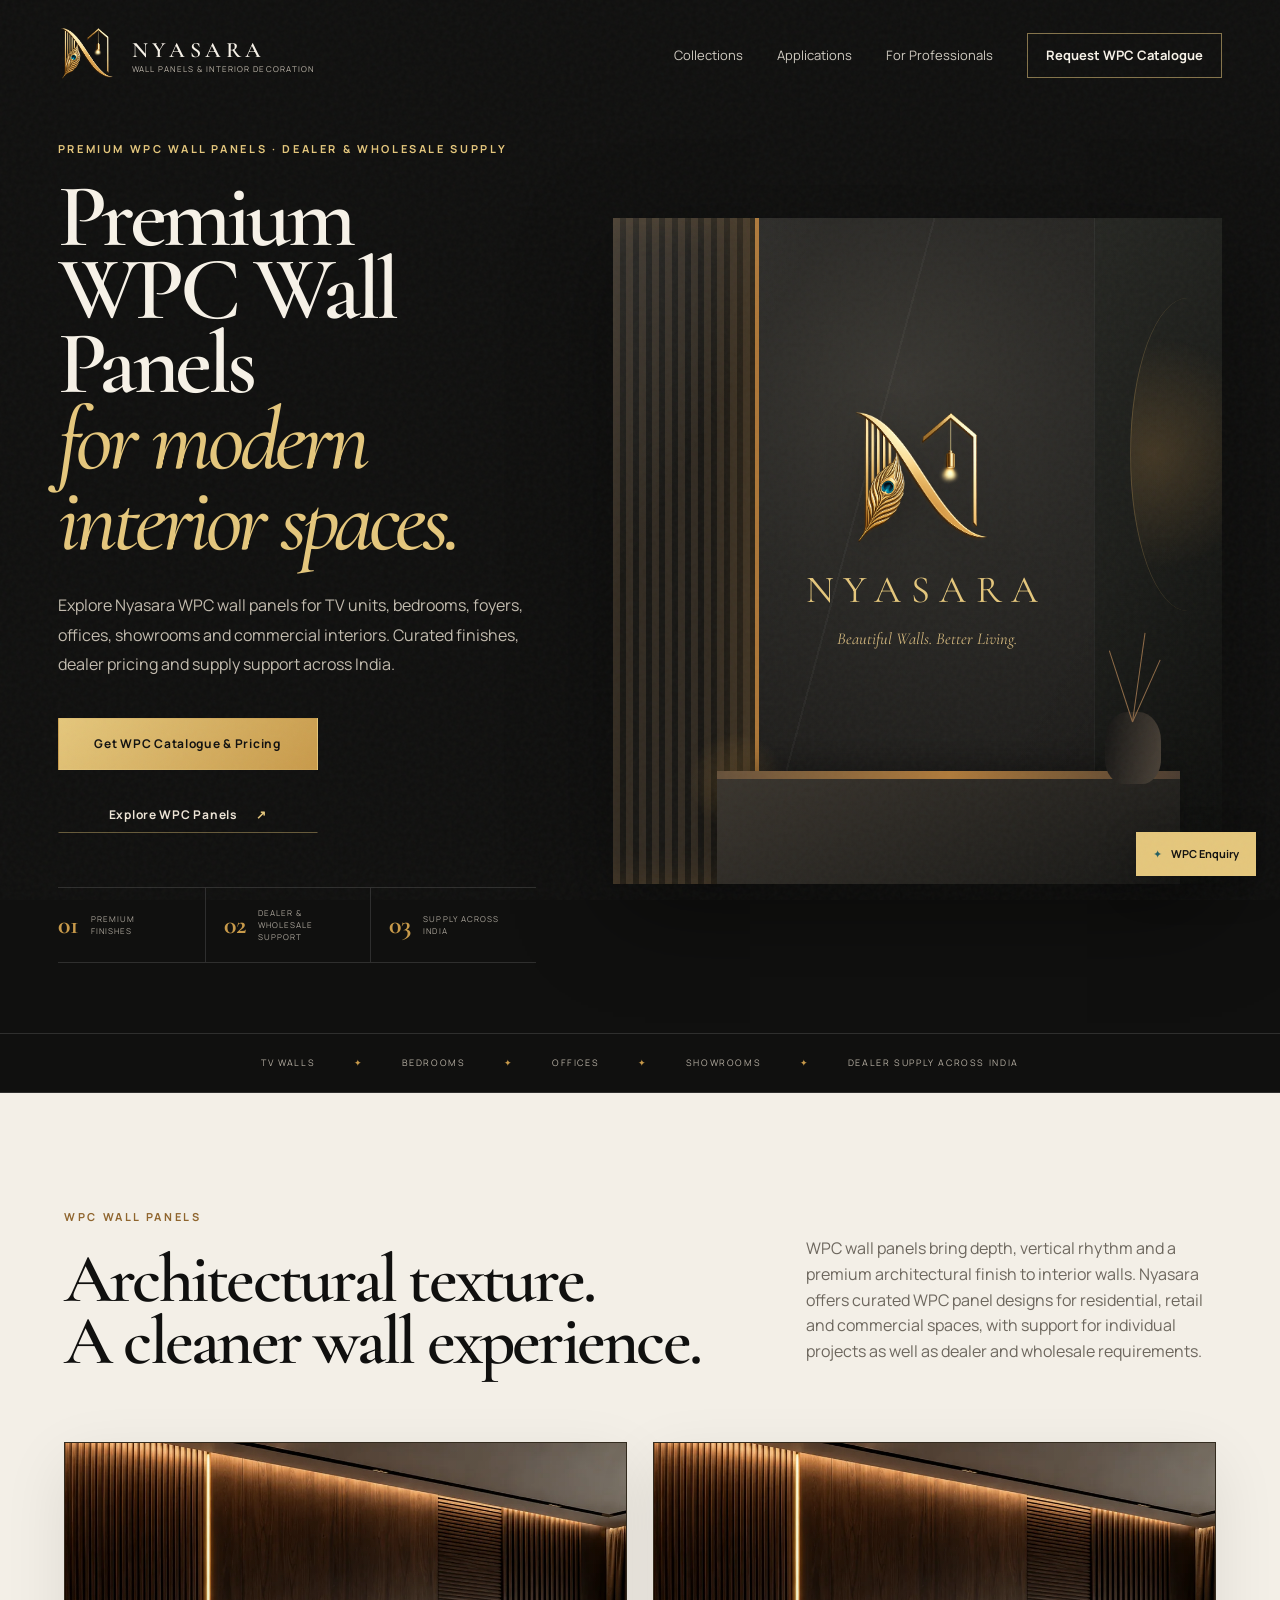
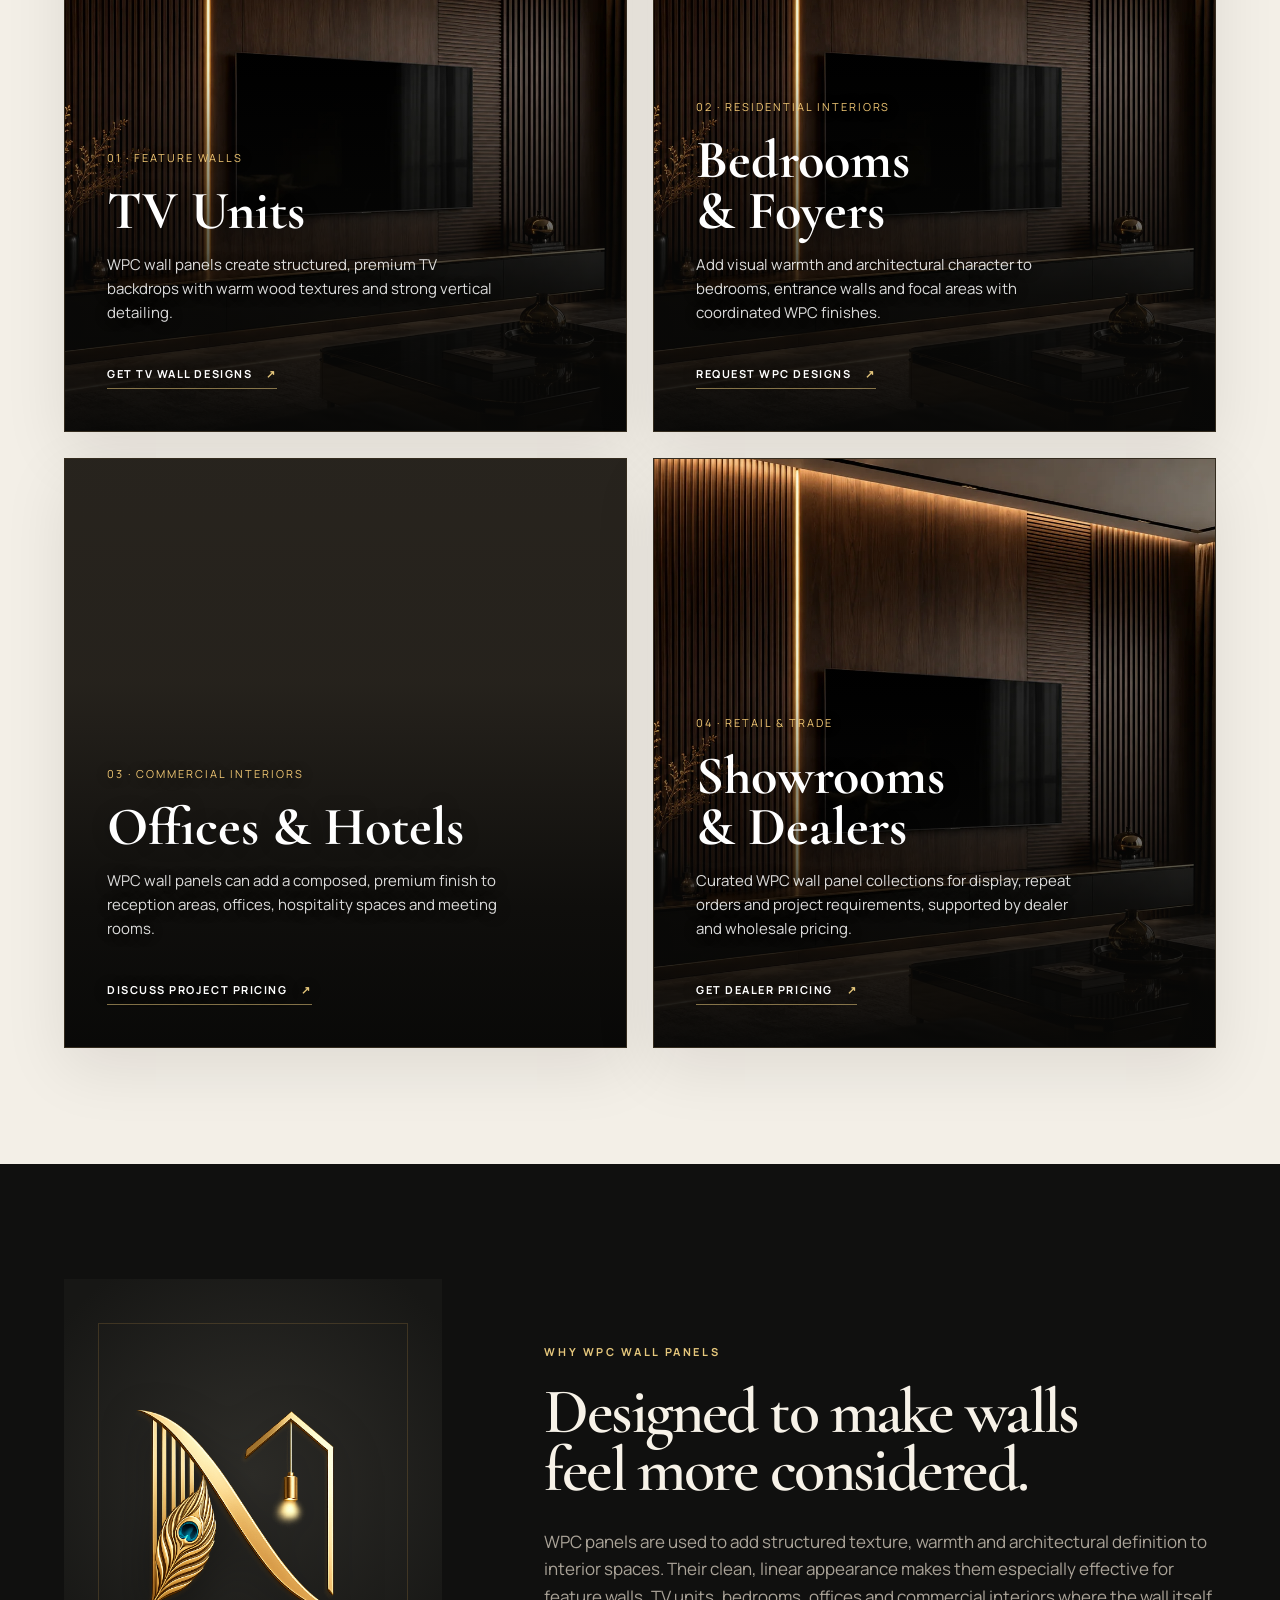
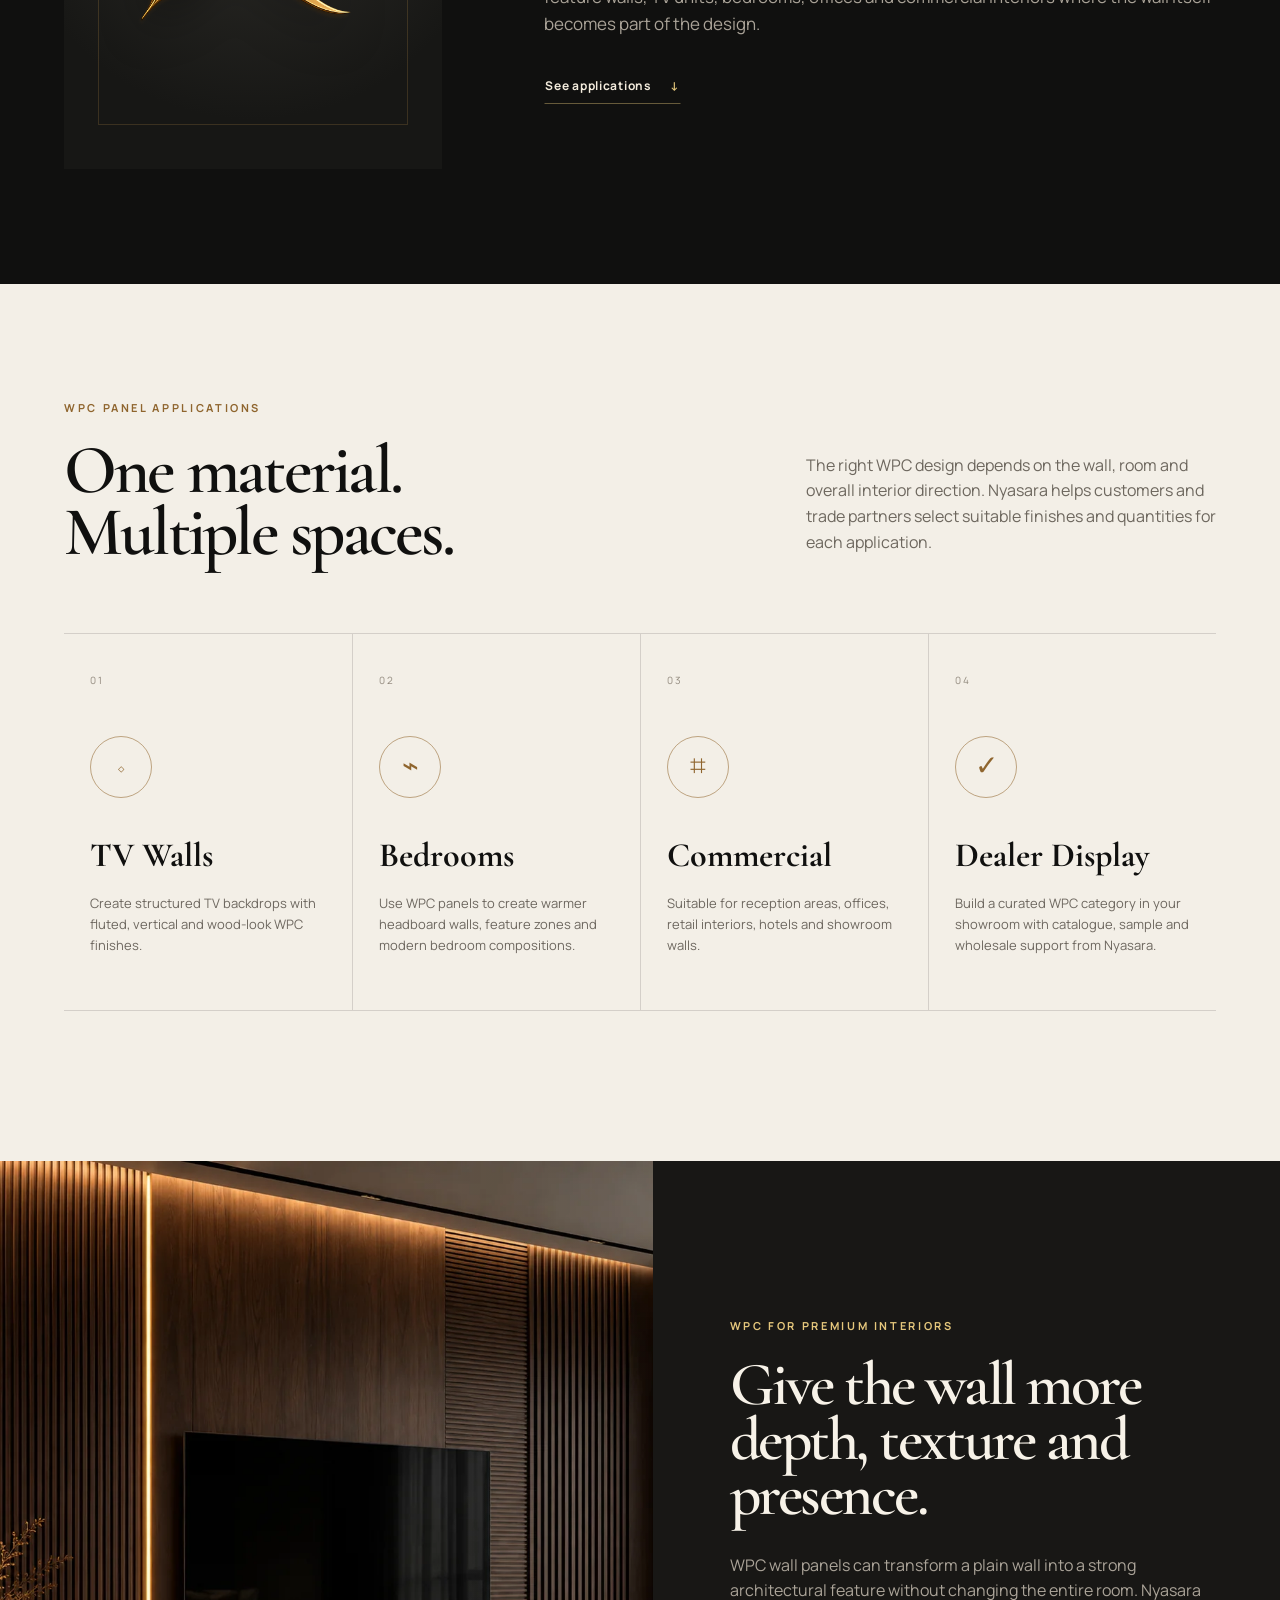
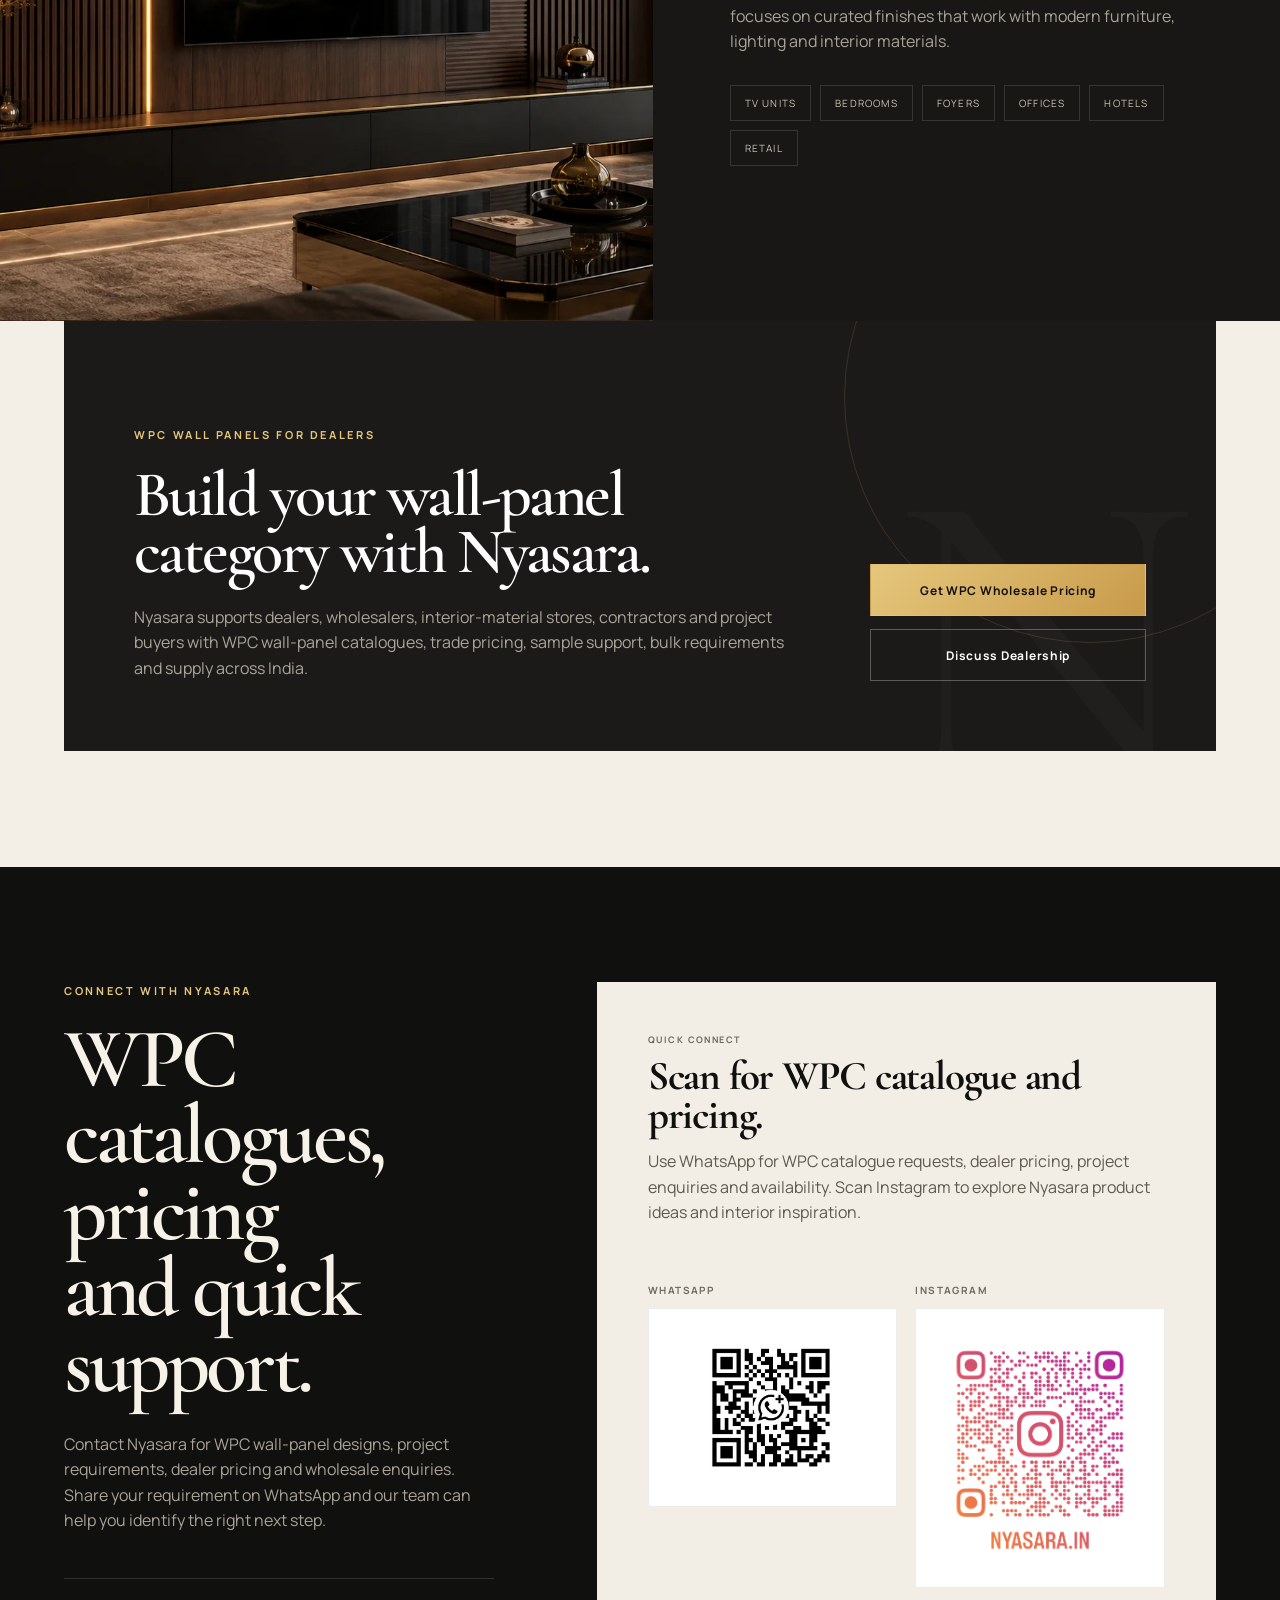
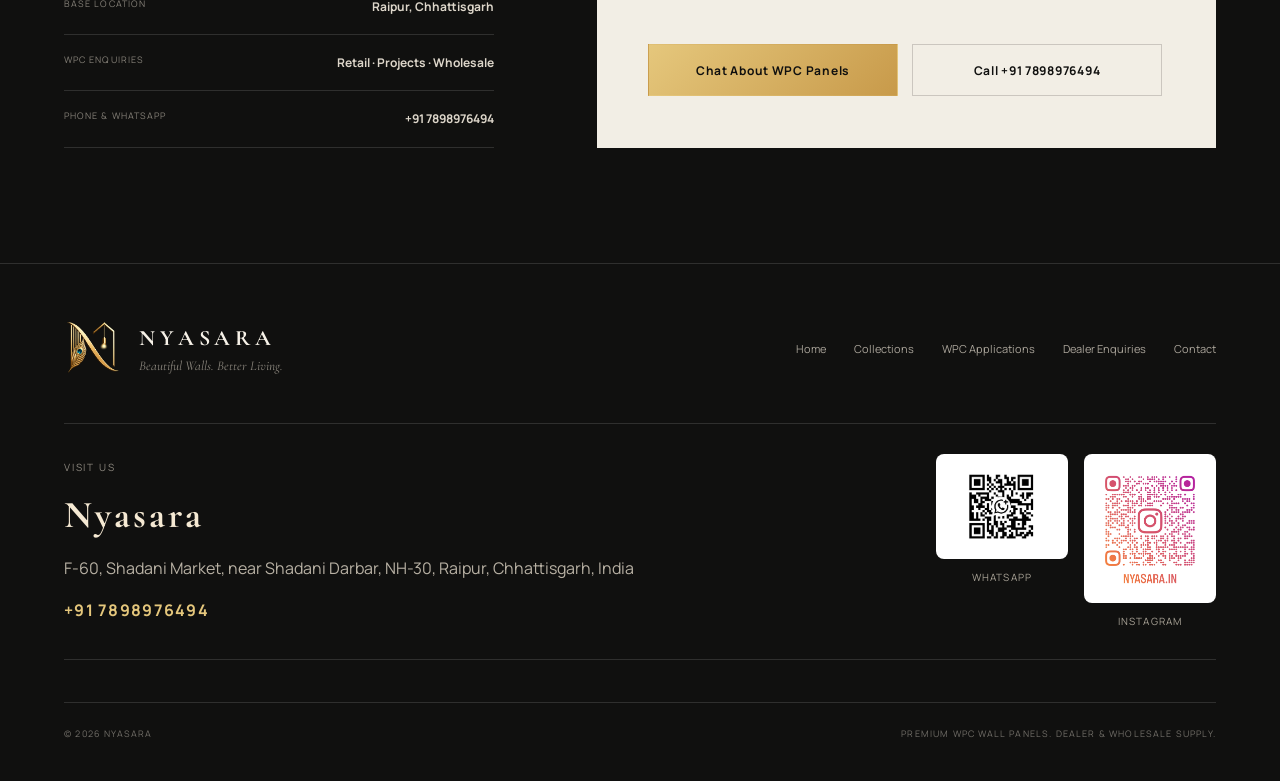
<file: wpc-wall-panels/index.html>
<!DOCTYPE html>
<html lang="en">
<head>
  <meta charset="UTF-8" />

  <meta name="viewport" content="width=device-width, initial-scale=1.0" />

  <meta
    name="description"
    content="Explore premium WPC wall panels from Nyasara for TV units, bedrooms, offices, showrooms and commercial interiors. Dealer, wholesale and project supply across India."
  />

  <meta name="theme-color" content="#10100f" /> <link
  rel="icon"
  type="image/png"
  sizes="192x192"
  href="/assets/favicon-nyasara-192.png"
/>

  <title>WPC Wall Panels in India | Dealer & Wholesale | Nyasara</title>

  <link
    rel="canonical"
    href="https://nyasara.com/wpc-wall-panels/"
  />

  <script type="application/ld+json">
  {
    "@context": "https://schema.org",
    "@type": "LocalBusiness",
    "@id": "https://nyasara.com/#localbusiness",
    "name": "Nyasara",
    "url": "https://nyasara.com/",
    "logo": "https://nyasara.com/assets/nyasara-logo-master.png",
    "image": "https://nyasara.com/assets/collection-fluted-luxury.webp",
    "telephone": "+91-7898976494",
    "description": "Nyasara supplies premium WPC wall panels for homes, dealers, designers and commercial projects across India.",
    "address": {
      "@type": "PostalAddress",
      "streetAddress": "F-60, Shadani Market, near Shadani Darbar, NH-30",
      "addressLocality": "Raipur",
      "addressRegion": "Chhattisgarh",
      "addressCountry": "IN"
    },
    "areaServed": {
      "@type": "Country",
      "name": "India"
    }
  }
  </script>

  <link rel="preconnect" href="https://fonts.googleapis.com">

  <link
    rel="preconnect"
    href="https://fonts.gstatic.com"
    crossorigin
  >

  <link
    href="https://fonts.googleapis.com/css2?family=Cormorant+Garamond:wght@500;600;700&family=Manrope:wght@400;500;600;700&display=swap"
    rel="stylesheet"
  >

  <!-- IMPORTANT: root-relative path because this page is inside a folder -->
  <link rel="stylesheet" href="/styles.css" />
</head>

<body>

  <div class="grain" aria-hidden="true"></div>


  <header class="site-header" id="top">

    <a
      class="brand"
      href="/"
      aria-label="Nyasara home"
    >

      <img
        src="/assets/nyasara-logo-master.png"
        alt="Nyasara wall panels logo"
      />

      <span class="brand-copy">

        <strong>
          NYASARA
        </strong>

        <small>
          Wall Panels & Interior Decoration
        </small>

      </span>

    </a>


    <button
      class="menu-toggle"
      aria-expanded="false"
      aria-controls="site-nav"
      aria-label="Open navigation"
    >

      <span></span>
      <span></span>

    </button>


    <nav
      class="site-nav"
      id="site-nav"
    >

      <a href="/#collections">
        Collections
      </a>

      <a href="#applications">
        Applications
      </a>

      <a href="#professionals">
        For Professionals
      </a>

      <a
        href="https://wa.me/917898976494?text=Hi%20Nyasara%2C%20I%27m%20interested%20in%20WPC%20wall%20panels.%20Please%20share%20your%20WPC%20catalogue%2C%20wholesale%20pricing%2C%20MOQ%20and%20dealer%20details."
        target="_blank"
        rel="noopener noreferrer"
        class="nav-cta"
      >
        Request WPC Catalogue
      </a>

    </nav>

  </header>



  <main>


    <!-- HERO -->

    <section class="hero">

      <div class="hero-copy reveal">

        <p class="eyebrow">
          Premium WPC wall panels · Dealer & wholesale supply
        </p>

        <h1>
          Premium WPC Wall Panels
          <br>
          <em>for modern interior spaces.</em>
        </h1>

        <p class="hero-lede">
          Explore Nyasara WPC wall panels for TV units, bedrooms,
          foyers, offices, showrooms and commercial interiors.
          Curated finishes, dealer pricing and supply support
          across India.
        </p>


        <div class="hero-actions">

          <a
            class="button button-primary"
            href="https://wa.me/917898976494?text=Hi%20Nyasara%2C%20I%27m%20interested%20in%20WPC%20wall%20panels.%20Please%20share%20your%20WPC%20catalogue%2C%20wholesale%20pricing%2C%20MOQ%20and%20dealer%20details."
            target="_blank"
            rel="noopener noreferrer"
          >
            Get WPC Catalogue & Pricing
          </a>

          <a
            class="button button-text"
            href="#wpc-details"
          >
            Explore WPC Panels
            <span>↗</span>
          </a>

        </div>


        <div class="hero-trust">

          <div>

            <strong>
              01
            </strong>

            <span>
              Premium<br>
              finishes
            </span>

          </div>


          <div>

            <strong>
              02
            </strong>

            <span>
              Dealer &<br>
              wholesale support
            </span>

          </div>


          <div>

            <strong>
              03
            </strong>

            <span>
              Supply across<br>
              India
            </span>

          </div>

        </div>

      </div>



      <div
        class="hero-visual reveal reveal-delay-1"
        aria-label="Premium WPC wall panel interior"
      >

        <div class="scene">

          <div class="scene-wall scene-wall-left"></div>

          <div class="scene-wall scene-wall-center">

            <div class="hero-logo-lockup">

              <img
                src="/assets/nyasara-logo-master.png"
                alt=""
              />

              <span>
                NYASARA
              </span>

              <small>
                Beautiful Walls. Better Living.
              </small>

            </div>

          </div>

          <div class="scene-wall scene-wall-right"></div>

          <div class="console"></div>

          <div class="vase">
            <i></i>
            <i></i>
            <i></i>
          </div>

          <div class="ambient-light"></div>

        </div>

      </div>

    </section>



    <section
      class="brand-strip"
      aria-label="WPC wall panel benefits"
    >

      <span>
        TV Walls
      </span>

      <i>✦</i>

      <span>
        Bedrooms
      </span>

      <i>✦</i>

      <span>
        Offices
      </span>

      <i>✦</i>

      <span>
        Showrooms
      </span>

      <i>✦</i>

      <span>
        Dealer Supply Across India
      </span>

    </section>



    <!-- WPC DETAILS -->

    <section
      class="section section-light"
      id="wpc-details"
    >

      <div class="section-heading reveal">

        <div>

          <p class="eyebrow dark">
            WPC wall panels
          </p>

          <h2>
            Architectural texture.<br>
            A cleaner wall experience.
          </h2>

        </div>

        <p>
          WPC wall panels bring depth, vertical rhythm and a premium
          architectural finish to interior walls. Nyasara offers curated
          WPC panel designs for residential, retail and commercial spaces,
          with support for individual projects as well as dealer and
          wholesale requirements.
        </p>

      </div>



      <div class="collection-grid">


        <!-- CARD 1 -->

        <article
          class="collection-card collection-wood reveal"
        >

          <div class="panel-art wood-art">

            <img
              loading="lazy"
              decoding="async"
              src="/assets/collection-fluted-luxury.webp"
              alt="Walnut WPC wall panels installed behind a modern TV unit"
            />

          </div>

          <div class="card-copy">

            <small>
              01 · Feature walls
            </small>

            <h3>
              TV Units
            </h3>

            <p>
              WPC wall panels create structured, premium TV backdrops
              with warm wood textures and strong vertical detailing.
            </p>

            <a
              href="https://wa.me/917898976494?text=Hi%20Nyasara%2C%20I%27m%20interested%20in%20WPC%20wall%20panels%20for%20a%20TV%20unit.%20Please%20share%20designs%2C%20catalogue%20and%20pricing."
              target="_blank"
              rel="noopener noreferrer"
            >
              Get TV Wall Designs
              <span>↗</span>
            </a>

          </div>

        </article>



        <!-- CARD 2 -->

        <article
          class="collection-card collection-stone reveal reveal-delay-1"
        >

          <div class="panel-art stone-art">

            <img
              loading="lazy"
              decoding="async"
              src="/assets/room-showcase-luxury.webp"
              alt="Premium WPC wall panel feature wall in a luxury interior"
            />

          </div>

          <div class="card-copy">

            <small>
              02 · Residential interiors
            </small>

            <h3>
              Bedrooms & Foyers
            </h3>

            <p>
              Add visual warmth and architectural character to bedrooms,
              entrance walls and focal areas with coordinated WPC finishes.
            </p>

            <a
              href="https://wa.me/917898976494?text=Hi%20Nyasara%2C%20I%27m%20interested%20in%20WPC%20wall%20panels%20for%20a%20bedroom%20or%20foyer.%20Please%20share%20catalogue%20and%20pricing."
              target="_blank"
              rel="noopener noreferrer"
            >
              Request WPC Designs
              <span>↗</span>
            </a>

          </div>

        </article>



        <!-- CARD 3 -->

        <article
          class="collection-card collection-mineral reveal"
        >

          <div class="panel-art mineral-art">

            <img
              loading="lazy"
              decoding="async"
              src="/assets/collection-neutrals-luxury.webp"
              alt="Neutral WPC wall panel design for modern interior spaces"
            />

          </div>

          <div class="card-copy">

            <small>
              03 · Commercial interiors
            </small>

            <h3>
              Offices & Hotels
            </h3>

            <p>
              WPC wall panels can add a composed, premium finish to
              reception areas, offices, hospitality spaces and meeting rooms.
            </p>

            <a
              href="https://wa.me/917898976494?text=Hi%20Nyasara%2C%20I%27m%20interested%20in%20WPC%20wall%20panels%20for%20a%20commercial%20project.%20Please%20share%20project%20pricing%20and%20catalogue."
              target="_blank"
              rel="noopener noreferrer"
            >
              Discuss Project Pricing
              <span>↗</span>
            </a>

          </div>

        </article>



        <!-- CARD 4 -->

        <article
          class="collection-card collection-ceiling reveal reveal-delay-1"
        >

          <div class="panel-art ceiling-art">

            <img
              loading="lazy"
              decoding="async"
              src="/assets/collection-fluted-luxury.webp"
              alt="WPC wall panel display for showroom and retail interiors"
            />

          </div>

          <div class="card-copy">

            <small>
              04 · Retail & trade
            </small>

            <h3>
              Showrooms & Dealers
            </h3>

            <p>
              Curated WPC wall panel collections for display,
              repeat orders and project requirements, supported by
              dealer and wholesale pricing.
            </p>

            <a
              href="https://wa.me/917898976494?text=Hi%20Nyasara%2C%20I%27m%20a%20dealer/wholesale%20buyer%20interested%20in%20WPC%20wall%20panels.%20Please%20share%20MOQ%2C%20dealer%20pricing%20and%20catalogue."
              target="_blank"
              rel="noopener noreferrer"
            >
              Get Dealer Pricing
              <span>↗</span>
            </a>

          </div>

        </article>


      </div>

    </section>



    <!-- WHY WPC -->

    <section class="section philosophy">

      <div class="philosophy-mark reveal">

        <img
          src="/assets/nyasara-logo-master.png"
          alt="Nyasara WPC wall panels"
        />

      </div>


      <div class="philosophy-copy reveal reveal-delay-1">

        <p class="eyebrow">
          Why WPC wall panels
        </p>

        <h2>
          Designed to make walls<br>
          feel more considered.
        </h2>

        <p>
          WPC panels are used to add structured texture, warmth and
          architectural definition to interior spaces. Their clean,
          linear appearance makes them especially effective for feature
          walls, TV units, bedrooms, offices and commercial interiors
          where the wall itself becomes part of the design.
        </p>

        <a
          class="button button-text light"
          href="#applications"
        >
          See applications
          <span>↓</span>
        </a>

      </div>

    </section>



    <!-- APPLICATIONS -->

    <section
      class="section section-light process"
      id="applications"
    >

      <div class="section-heading reveal">

        <div>

          <p class="eyebrow dark">
            WPC panel applications
          </p>

          <h2>
            One material.<br>
            Multiple spaces.
          </h2>

        </div>

        <p>
          The right WPC design depends on the wall, room and overall
          interior direction. Nyasara helps customers and trade partners
          select suitable finishes and quantities for each application.
        </p>

      </div>



      <div class="steps">


        <article class="step reveal">

          <span>
            01
          </span>

          <div class="step-icon">
            ◇
          </div>

          <h3>
            TV Walls
          </h3>

          <p>
            Create structured TV backdrops with fluted,
            vertical and wood-look WPC finishes.
          </p>

        </article>



        <article class="step reveal reveal-delay-1">

          <span>
            02
          </span>

          <div class="step-icon">
            ⌁
          </div>

          <h3>
            Bedrooms
          </h3>

          <p>
            Use WPC panels to create warmer headboard walls,
            feature zones and modern bedroom compositions.
          </p>

        </article>



        <article class="step reveal reveal-delay-2">

          <span>
            03
          </span>

          <div class="step-icon">
            ⌗
          </div>

          <h3>
            Commercial
          </h3>

          <p>
            Suitable for reception areas, offices,
            retail interiors, hotels and showroom walls.
          </p>

        </article>



        <article class="step reveal reveal-delay-3">

          <span>
            04
          </span>

          <div class="step-icon">
            ✓
          </div>

          <h3>
            Dealer Display
          </h3>

          <p>
            Build a curated WPC category in your showroom with
            catalogue, sample and wholesale support from Nyasara.
          </p>

        </article>


      </div>

    </section>



    <!-- VISUAL SECTION -->

    <section class="room-section">


      <div class="room-visual reveal">

        <img
          loading="lazy"
          decoding="async"
          src="/assets/room-showcase-luxury.webp"
          alt="Luxury interior featuring WPC wall panels around a TV unit"
        />

      </div>


      <div class="room-copy reveal reveal-delay-1">

        <p class="eyebrow">
          WPC for premium interiors
        </p>

        <h2>
          Give the wall more depth,
          texture and presence.
        </h2>

        <p>
          WPC wall panels can transform a plain wall into a strong
          architectural feature without changing the entire room.
          Nyasara focuses on curated finishes that work with modern
          furniture, lighting and interior materials.
        </p>


        <div class="use-cases">

          <span>
            TV Units
          </span>

          <span>
            Bedrooms
          </span>

          <span>
            Foyers
          </span>

          <span>
            Offices
          </span>

          <span>
            Hotels
          </span>

          <span>
            Retail
          </span>

        </div>

      </div>

    </section>



    <!-- DEALERS -->

    <section
      class="section professionals"
      id="professionals"
    >

      <div class="professional-card reveal">


        <div>

          <p class="eyebrow">
            WPC wall panels for dealers
          </p>

          <h2>
            Build your wall-panel category
            with Nyasara.
          </h2>

          <p>
            Nyasara supports dealers, wholesalers, interior-material
            stores, contractors and project buyers with WPC wall-panel
            catalogues, trade pricing, sample support, bulk requirements
            and supply across India.
          </p>

        </div>



        <div class="professional-actions">

          <a
            class="button button-primary"
            href="https://wa.me/917898976494?text=Hi%20Nyasara%2C%20I%27m%20interested%20in%20WPC%20wall%20panel%20wholesale%20pricing.%20Please%20share%20MOQ%2C%20dealer%20price%20list%20and%20catalogue."
            target="_blank"
            rel="noopener noreferrer"
          >
            Get WPC Wholesale Pricing
          </a>


          <a
            class="button button-outline"
            href="https://wa.me/917898976494?text=Hi%20Nyasara%2C%20I%27m%20interested%20in%20becoming%20a%20Nyasara%20dealer%20for%20WPC%20wall%20panels.%20Please%20share%20the%20details."
            target="_blank"
            rel="noopener noreferrer"
          >
            Discuss Dealership
          </a>

        </div>


      </div>

    </section>



    <!-- CONTACT -->

    <section
      class="section contact"
      id="contact"
    >


      <div class="contact-intro reveal">

        <p class="eyebrow">
          Connect with Nyasara
        </p>

        <h2>
          WPC catalogues,
          pricing<br>
          and quick support.
        </h2>

        <p>
          Contact Nyasara for WPC wall-panel designs,
          project requirements, dealer pricing and wholesale enquiries.
          Share your requirement on WhatsApp and our team can help
          you identify the right next step.
        </p>


        <div class="contact-points">

          <div>

            <small>
              Base location
            </small>

            <strong>
              Raipur, Chhattisgarh
            </strong>

          </div>


          <div>

            <small>
              WPC enquiries
            </small>

            <strong>
              Retail · Projects · Wholesale
            </strong>

          </div>


          <div>

            <small>
              Phone & WhatsApp
            </small>

            <strong>
              +91 7898976494
            </strong>

          </div>

        </div>

      </div>



      <div class="contact-qr-card reveal reveal-delay-1">

        <div class="contact-qr-top">

          <small>
            Quick connect
          </small>

          <h3>
            Scan for WPC catalogue
            and pricing.
          </h3>

          <p>
            Use WhatsApp for WPC catalogue requests,
            dealer pricing, project enquiries and availability.
            Scan Instagram to explore Nyasara product ideas
            and interior inspiration.
          </p>

        </div>



        <div class="contact-qr-row">


          <div class="contact-qr-item">

            <span>
              WhatsApp
            </span>

            <div class="contact-qr-box">

              <img
                src="/assets/nyasara-qr-code.jpg"
                alt="Nyasara WhatsApp QR code for WPC wall panel enquiries"
              />

            </div>

          </div>



          <div class="contact-qr-item">

            <span>
              Instagram
            </span>

            <div class="contact-qr-box">

              <img
                src="/assets/nyasara-instagram-qr.png"
                alt="Nyasara Instagram QR code"
              />

            </div>

          </div>


        </div>



        <div class="contact-qr-actions">

          <a
            class="button button-primary"
            href="https://wa.me/917898976494?text=Hi%20Nyasara%2C%20I%27m%20interested%20in%20WPC%20wall%20panels.%20Please%20share%20your%20WPC%20catalogue%2C%20pricing%20and%20availability."
            target="_blank"
            rel="noopener noreferrer"
          >
            Chat About WPC Panels
          </a>


          <a
            class="button button-outline dark-outline"
            href="tel:+917898976494"
          >
            Call +91 7898976494
          </a>

        </div>


      </div>


    </section>


  </main>



  <footer>


    <a
      class="footer-brand"
      href="/"
    >

      <img
        src="/assets/nyasara-logo-master.png"
        alt="Nyasara"
      />

      <div>

        <strong>
          NYASARA
        </strong>

        <small>
          Beautiful Walls. Better Living.
        </small>

      </div>

    </a>



    <div class="footer-links">

      <a href="/">
        Home
      </a>

      <a href="/#collections">
        Collections
      </a>

      <a href="#applications">
        WPC Applications
      </a>

      <a href="#professionals">
        Dealer Enquiries
      </a>

      <a href="#contact">
        Contact
      </a>

    </div>



    <div class="footer-contact-card">


      <div class="footer-contact-copy">

        <small>
          Visit us
        </small>

        <h3>
          Nyasara
        </h3>

        <p>
          F-60, Shadani Market, near Shadani Darbar,
          NH-30, Raipur, Chhattisgarh, India
        </p>

        <a href="tel:+917898976494">
          +91 7898976494
        </a>

      </div>



      <div class="footer-qr footer-qr-row">


        <div class="footer-qr-item">

          <img
            src="/assets/nyasara-qr-code.jpg"
            alt="WhatsApp QR code for Nyasara"
          />

          <span>
            WhatsApp
          </span>

        </div>



        <div class="footer-qr-item">

          <img
            src="/assets/nyasara-instagram-qr.png"
            alt="Instagram QR code for Nyasara"
          />

          <span>
            Instagram
          </span>

        </div>


      </div>


    </div>



    <div class="footer-meta">

      <span>
        © <span id="year"></span> Nyasara
      </span>

      <span>
        Premium WPC wall panels. Dealer & wholesale supply.
      </span>

    </div>


  </footer>



  <a
    class="whatsapp-float"
    href="https://wa.me/917898976494?text=Hi%20Nyasara%2C%20I%27m%20interested%20in%20WPC%20wall%20panels.%20Please%20share%20your%20catalogue%2C%20pricing%20and%20availability."
    target="_blank"
    rel="noopener noreferrer"
    aria-label="Start a WPC wall panel enquiry with Nyasara on WhatsApp"
  >

    <span>
      ✦
    </span>

    <strong>
      WPC Enquiry
    </strong>

  </a>


  <!-- IMPORTANT: root-relative path -->
  <script src="/script.js"></script>

</body>
</html>
</file>
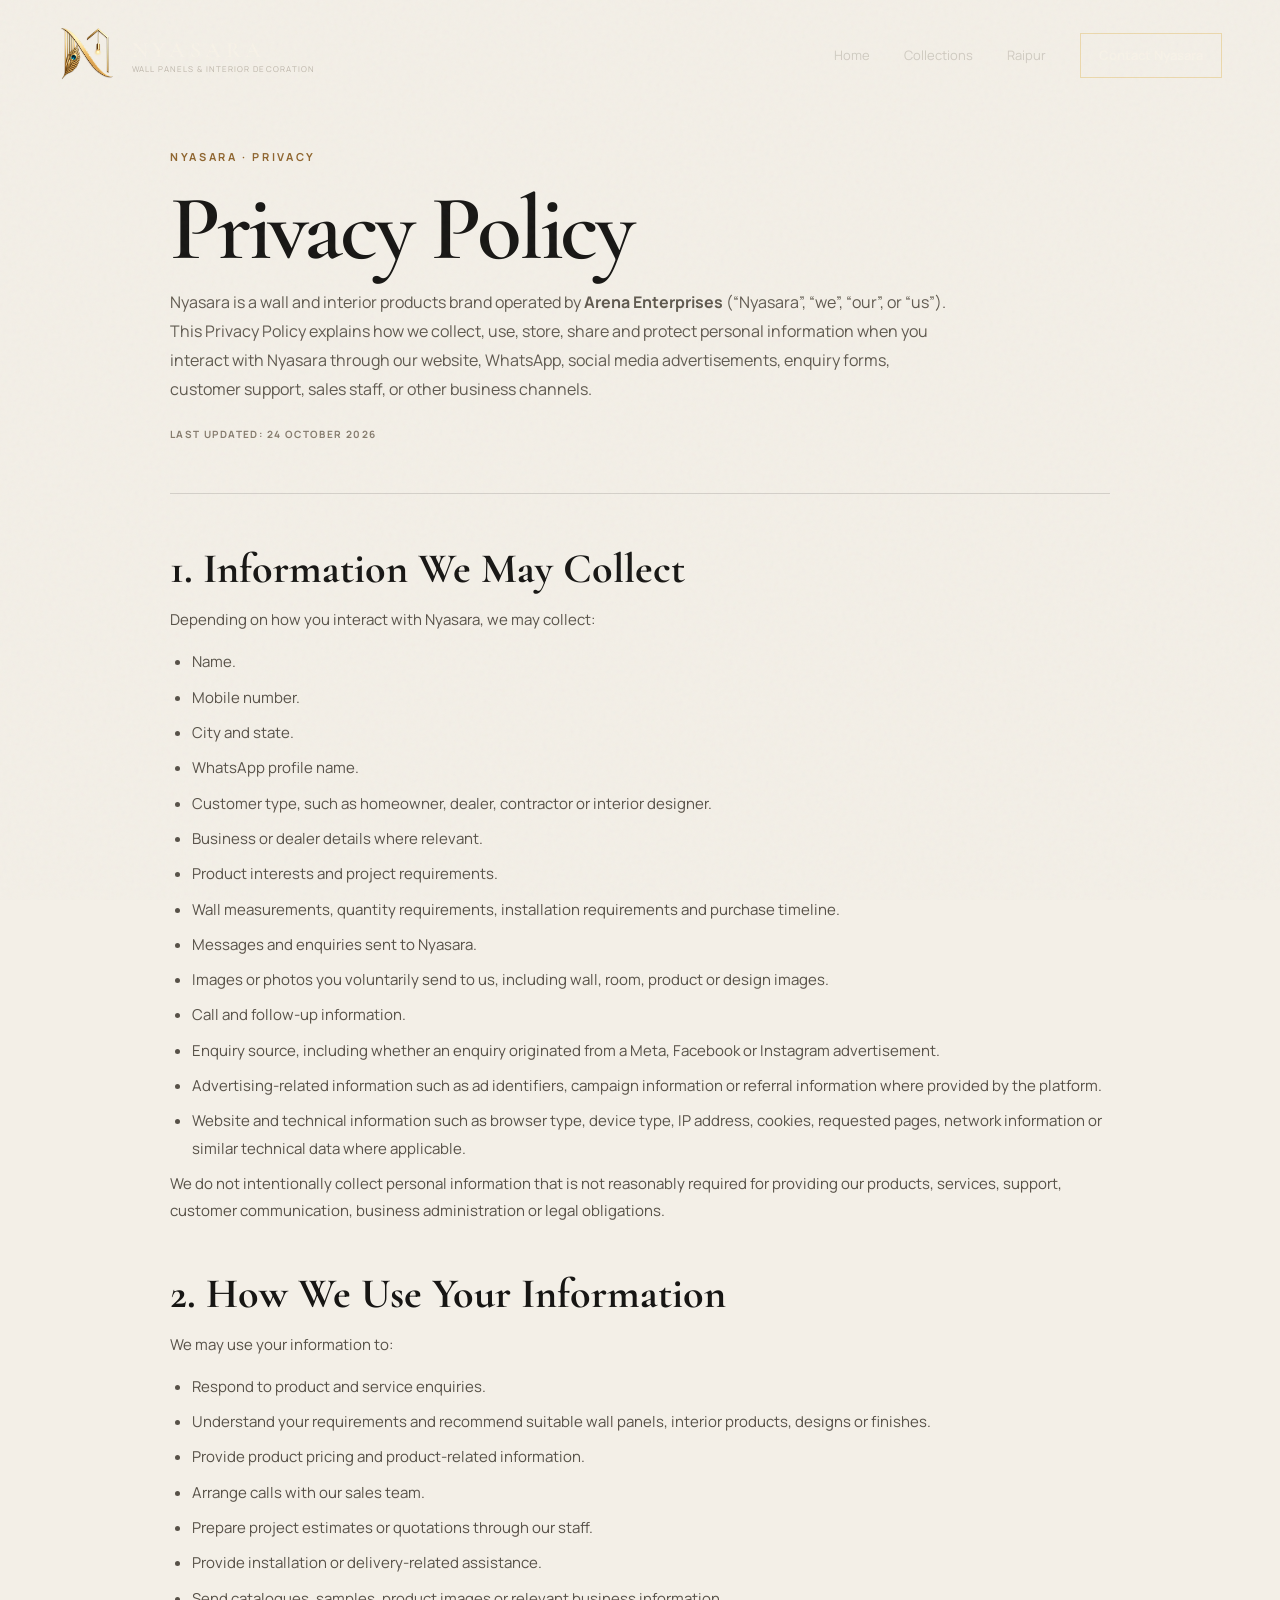
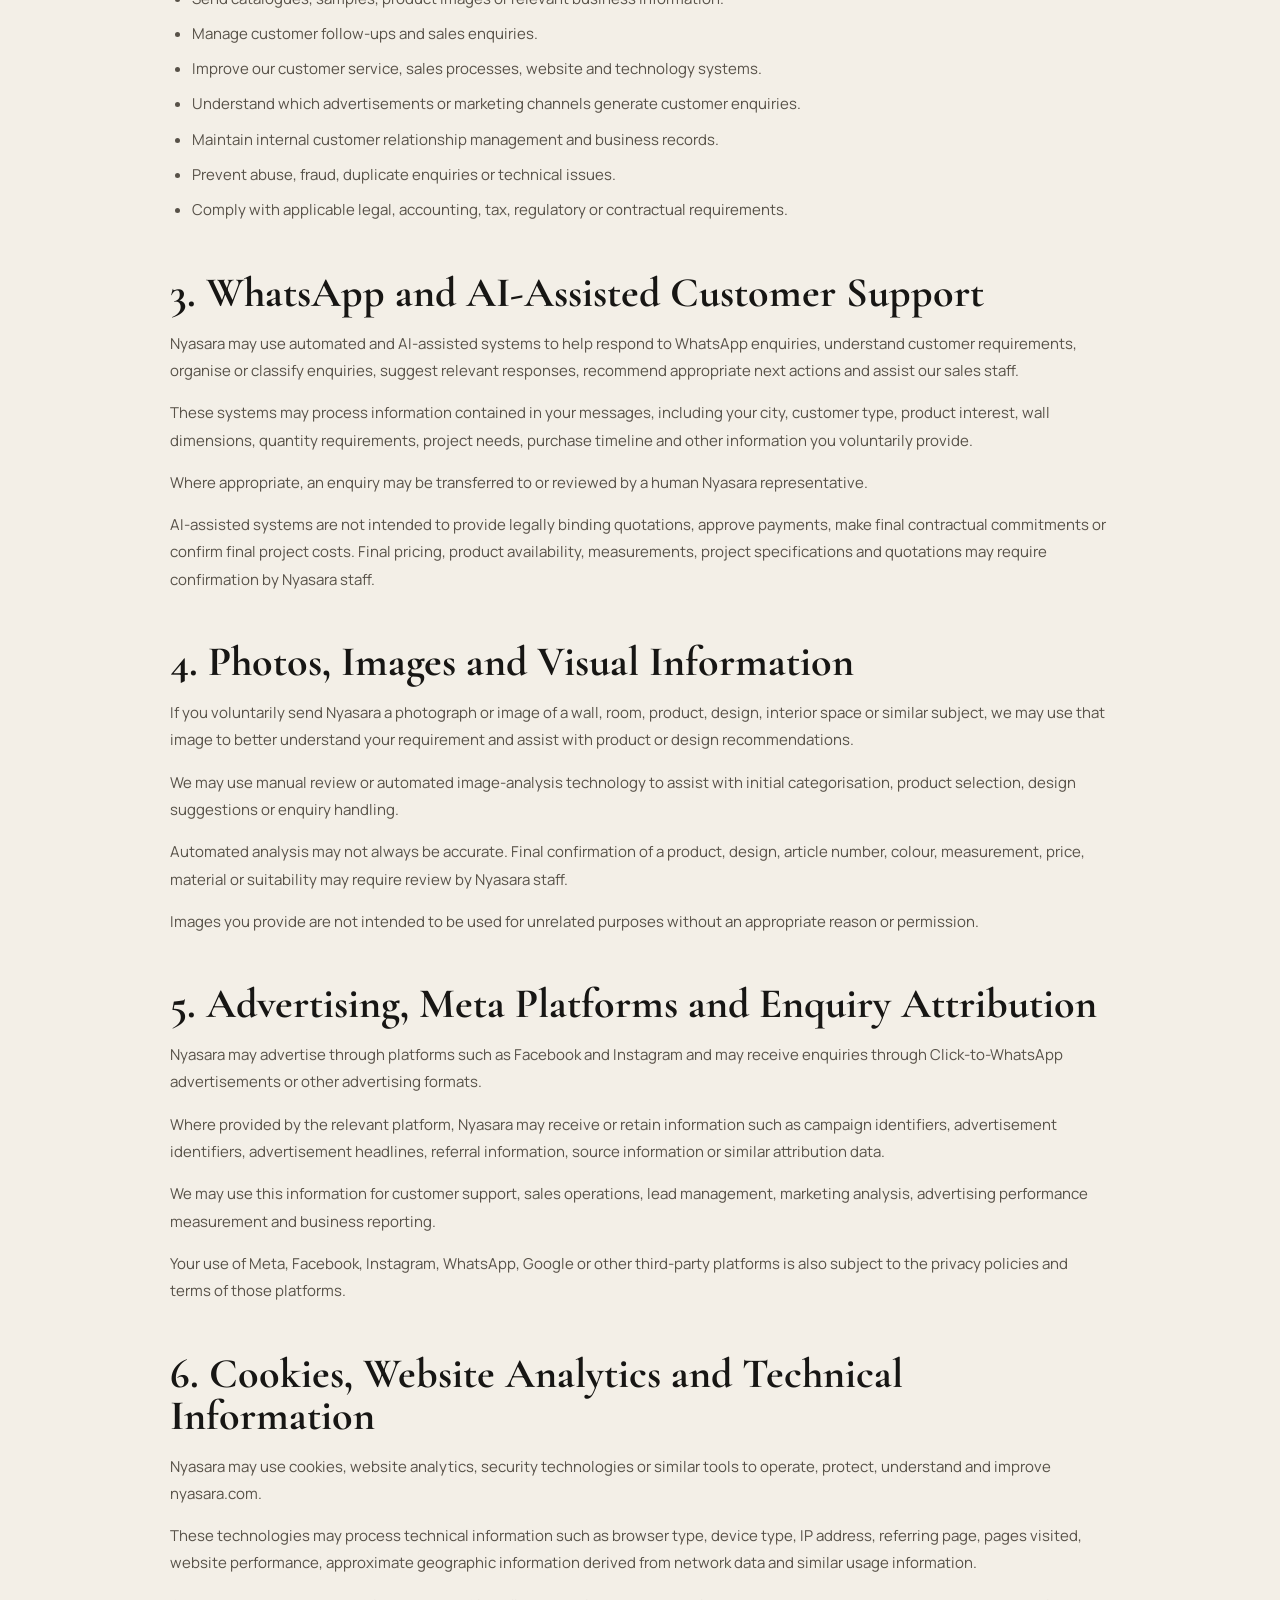
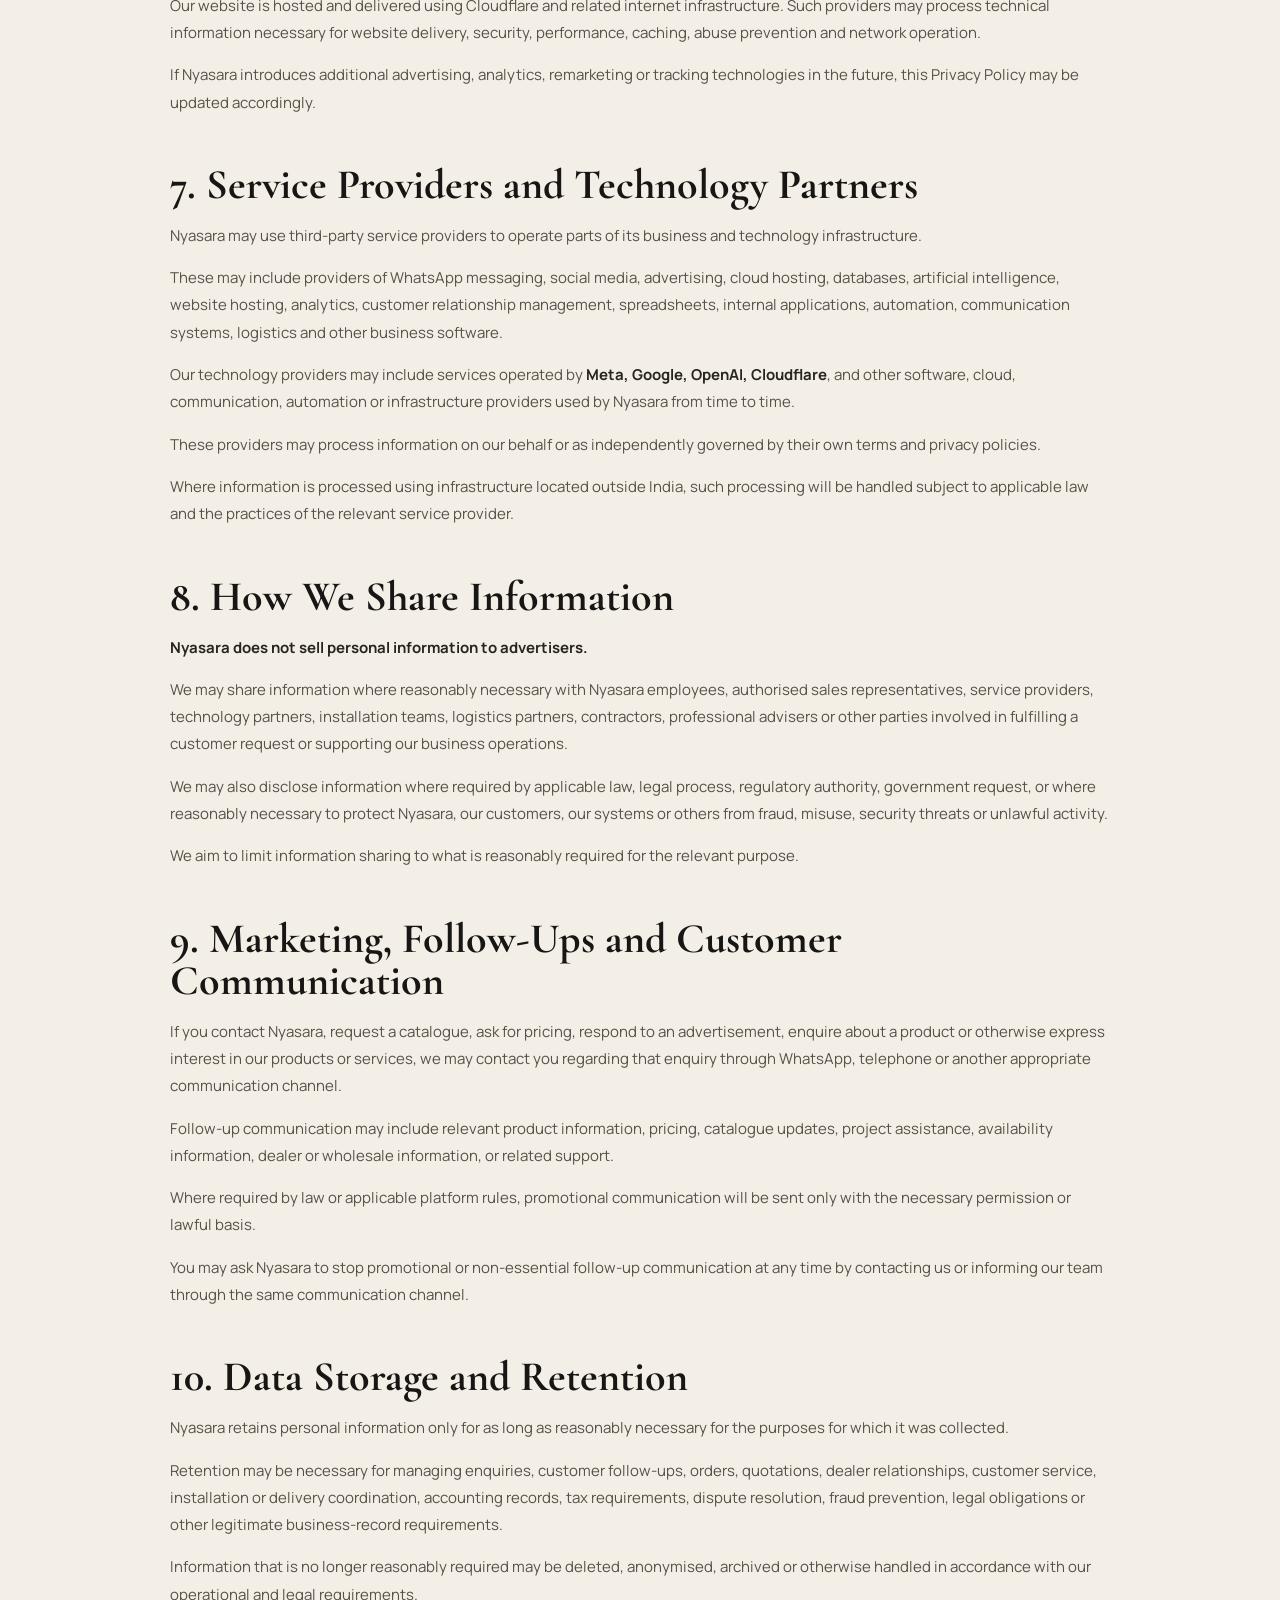
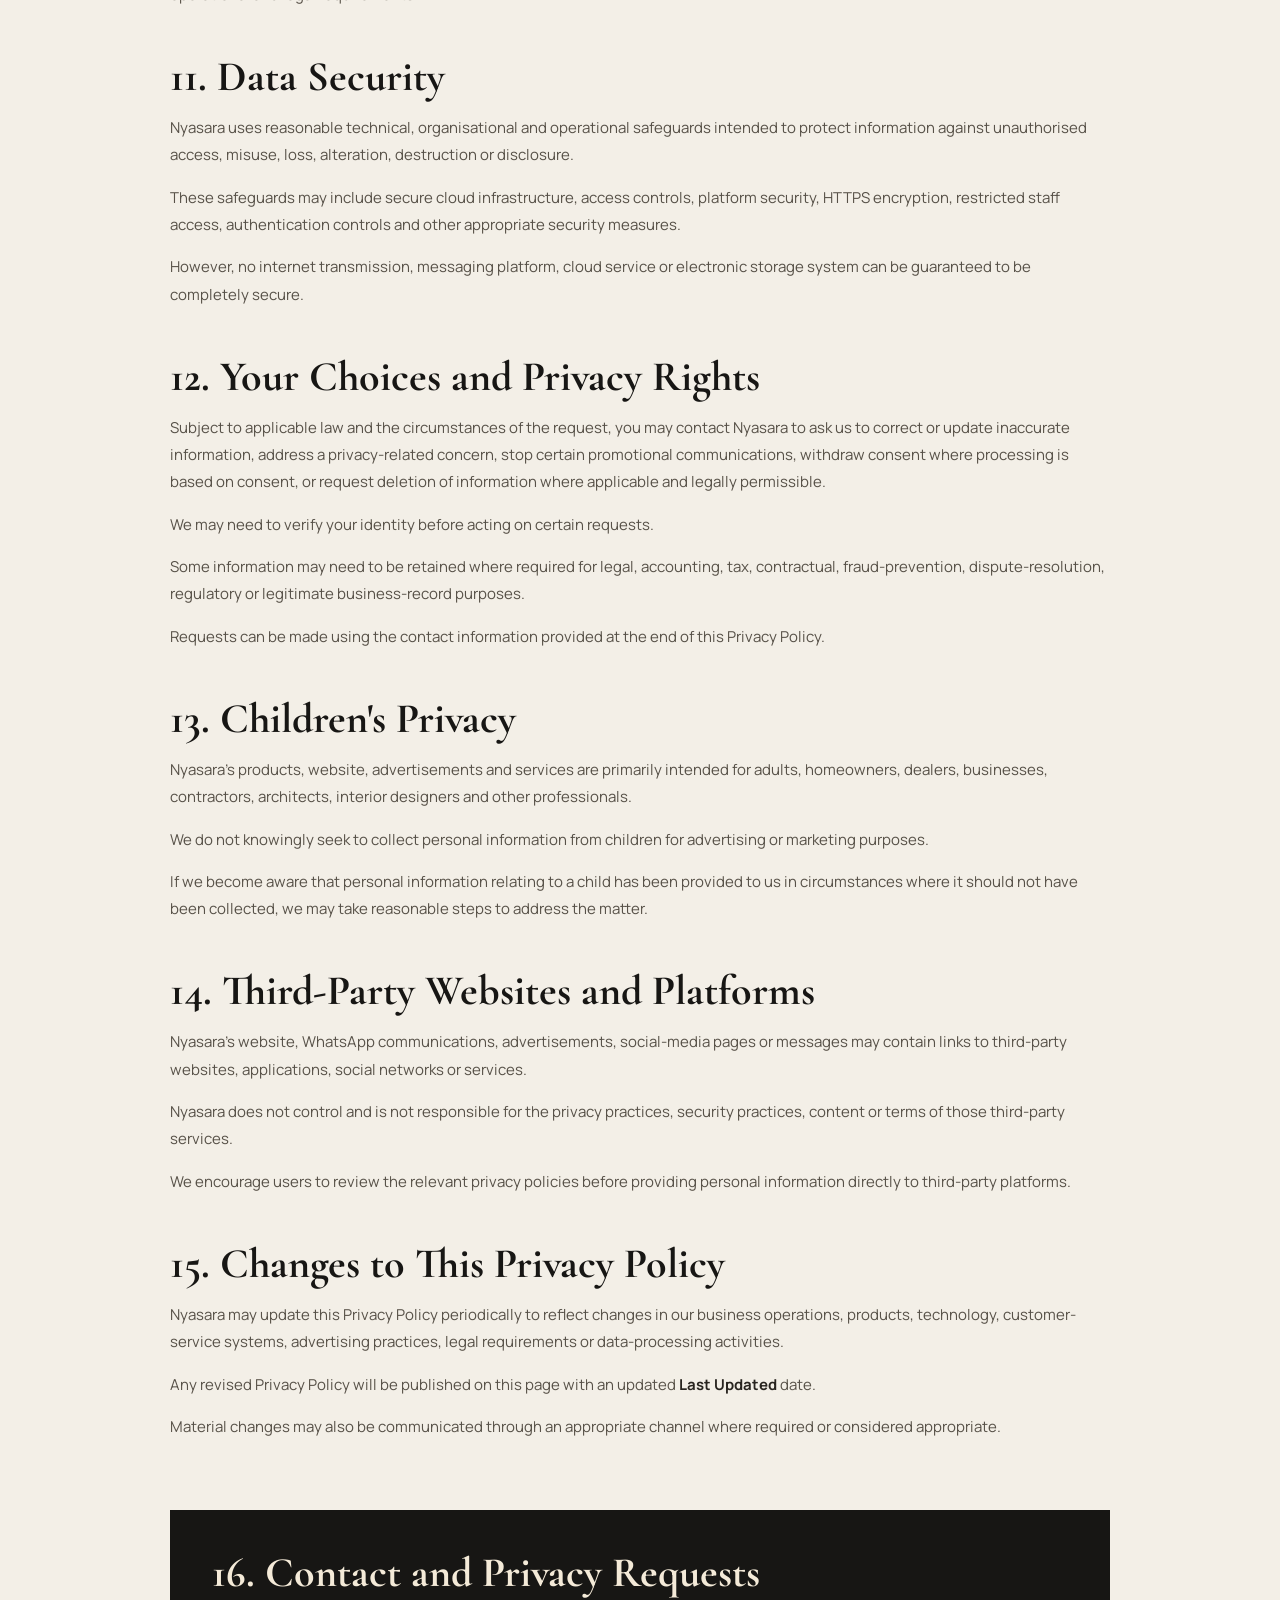
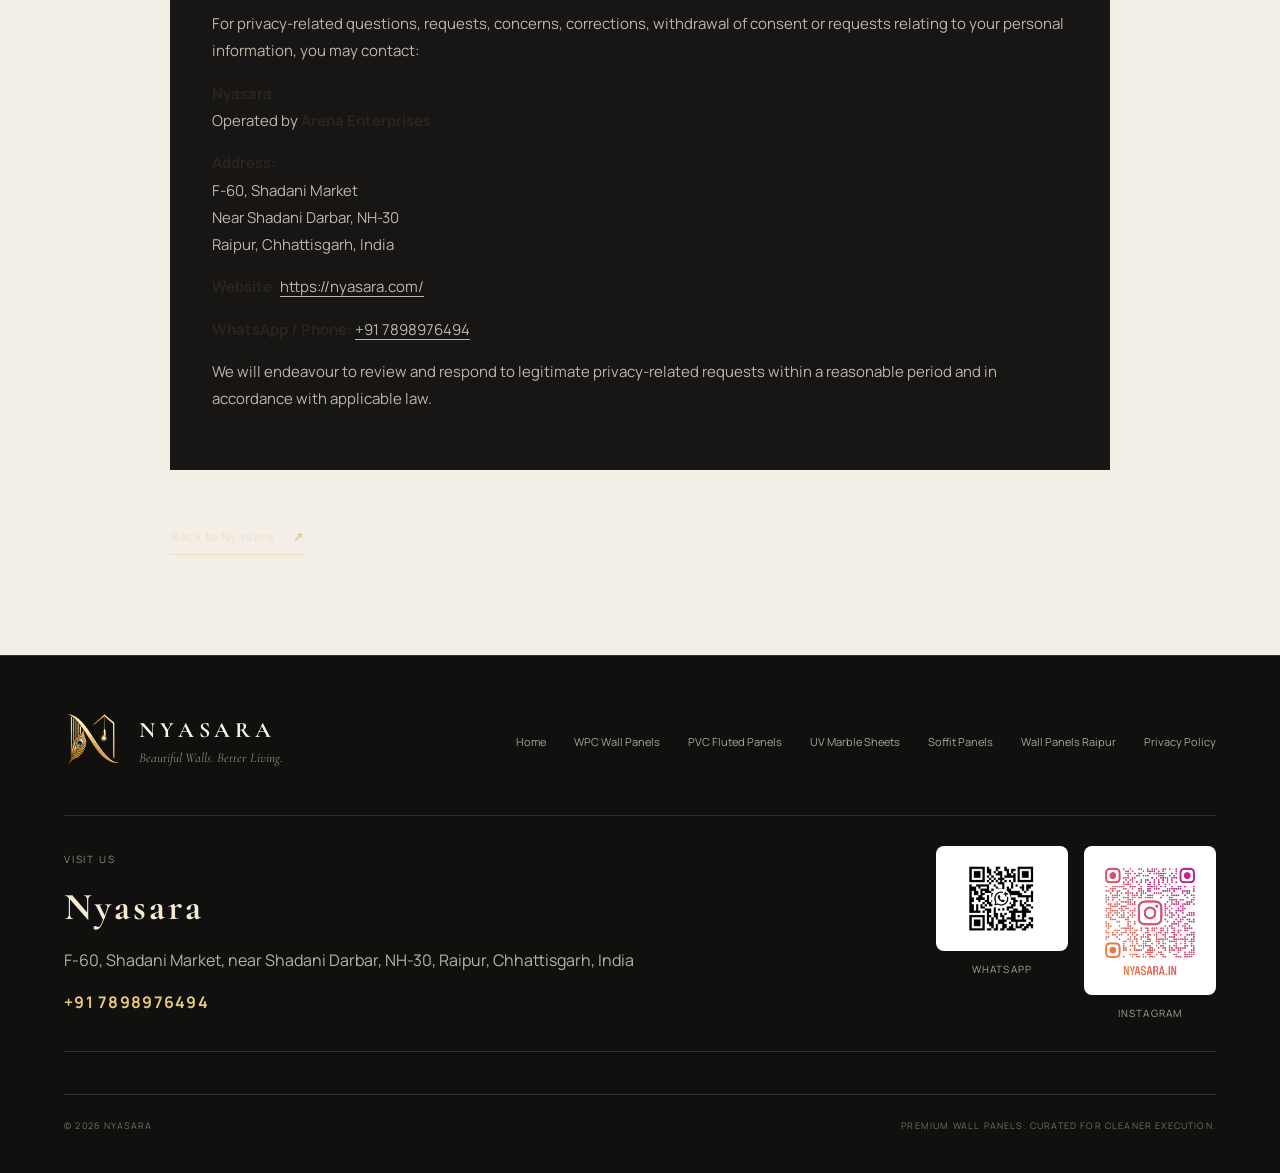
<file: privacy-policy/└── index.html>
<!DOCTYPE html>
<html lang="en">
<head>
  <meta charset="UTF-8" />
  <meta name="viewport" content="width=device-width, initial-scale=1.0" />

  <meta
    name="description"
    content="Read the Nyasara Privacy Policy to understand how Arena Enterprises collects, uses, stores and protects information shared through nyasara.com, WhatsApp, social media, advertisements and customer support."
  />

  <meta name="theme-color" content="#10100f" />

  <title>Privacy Policy | Nyasara</title>

  <link rel="canonical" href="https://nyasara.com/privacy-policy/" />

  <link
    rel="icon"
    type="image/png"
    sizes="192x192"
    href="/assets/favicon-nyasara-192.png"
  />

  <link rel="preconnect" href="https://fonts.googleapis.com">
  <link rel="preconnect" href="https://fonts.gstatic.com" crossorigin>
  <link
    href="https://fonts.googleapis.com/css2?family=Cormorant+Garamond:wght@500;600;700&family=Manrope:wght@400;500;600;700&display=swap"
    rel="stylesheet"
  >

  <link rel="stylesheet" href="/styles.css" />

  <style>
    .privacy-page {
      min-height: 100vh;
      padding: 148px 24px 100px;
      background: #f3efe7;
      color: #171614;
    }

    .privacy-wrap {
      max-width: 940px;
      margin: 0 auto;
    }

    .privacy-hero {
      padding-bottom: 48px;
      margin-bottom: 54px;
      border-bottom: 1px solid rgba(23, 22, 20, .14);
    }

    .privacy-hero h1 {
      margin: 10px 0 18px;
      font-family: "Cormorant Garamond", serif;
      font-size: clamp(56px, 8vw, 92px);
      line-height: .9;
      letter-spacing: -.035em;
      color: #171614;
    }

    .privacy-hero > p:not(.eyebrow) {
      max-width: 790px;
      margin: 0;
      color: #5f594f;
      font-size: 16px;
      line-height: 1.8;
    }

    .privacy-updated {
      display: inline-block;
      margin-top: 22px;
      color: #857b6d;
      font-size: 10px;
      font-weight: 700;
      letter-spacing: .14em;
      text-transform: uppercase;
    }

    .privacy-section {
      margin-bottom: 48px;
    }

    .privacy-section h2 {
      margin: 0 0 16px;
      font-family: "Cormorant Garamond", serif;
      font-size: clamp(31px, 4vw, 42px);
      line-height: 1;
      color: #171614;
    }

    .privacy-section p,
    .privacy-section li {
      color: #575148;
      font-size: 15px;
      line-height: 1.82;
    }

    .privacy-section p {
      margin: 0 0 15px;
    }

    .privacy-section ul {
      margin: 14px 0 0;
      padding-left: 22px;
    }

    .privacy-section li {
      margin-bottom: 8px;
    }

    .privacy-section strong {
      color: #28241f;
    }

    .privacy-note {
      margin: 54px 0;
      padding: 28px 30px;
      border-left: 3px solid #b88a45;
      background: #e8e0d3;
    }

    .privacy-note p {
      margin: 0;
      color: #50483f;
    }

    .privacy-contact {
      margin-top: 70px;
      padding: 42px;
      background: #171614;
      color: #fff;
    }

    .privacy-contact h2 {
      color: #f4ead8;
    }

    .privacy-contact p,
    .privacy-contact a {
      color: #bdb5aa;
    }

    .privacy-contact a {
      text-decoration: underline;
      text-underline-offset: 4px;
    }

    .privacy-back {
      margin-top: 44px;
    }

    @media (max-width: 760px) {
      .privacy-page {
        padding: 118px 18px 74px;
      }

      .privacy-hero {
        padding-bottom: 36px;
        margin-bottom: 42px;
      }

      .privacy-section {
        margin-bottom: 40px;
      }

      .privacy-contact {
        padding: 28px 22px;
      }
    }
  </style>
</head>

<body>

  <div class="grain" aria-hidden="true"></div>

  <header class="site-header" id="top">
    <a class="brand" href="/" aria-label="Nyasara home">
      <img src="/assets/nyasara-logo-master.png" alt="Nyasara" />
      <span class="brand-copy">
        <strong>NYASARA</strong>
        <small>Wall Panels & Interior Decoration</small>
      </span>
    </a>

    <button
      class="menu-toggle"
      aria-expanded="false"
      aria-controls="site-nav"
      aria-label="Open navigation"
    >
      <span></span><span></span>
    </button>

    <nav class="site-nav" id="site-nav">
      <a href="/">Home</a>
      <a href="/#collections">Collections</a>
      <a href="/wall-panels-raipur/">Raipur</a>
      <a
        href="https://wa.me/917898976494?text=Hi%20Nyasara%2C%20I%27d%20like%20to%20get%20in%20touch."
        target="_blank"
        rel="noopener noreferrer"
        class="nav-cta"
      >
        Contact Nyasara
      </a>
    </nav>
  </header>

  <main class="privacy-page">
    <div class="privacy-wrap">

      <section class="privacy-hero">
        <p class="eyebrow dark">Nyasara · Privacy</p>
        <h1>Privacy Policy</h1>
        <p>
          Nyasara is a wall and interior products brand operated by
          <strong>Arena Enterprises</strong> (“Nyasara”, “we”, “our”, or “us”).
          This Privacy Policy explains how we collect, use, store, share and
          protect personal information when you interact with Nyasara through
          our website, WhatsApp, social media advertisements, enquiry forms,
          customer support, sales staff, or other business channels.
        </p>
        <span class="privacy-updated">Last Updated: 24 October 2026</span>
      </section>

      <section class="privacy-section">
        <h2>1. Information We May Collect</h2>
        <p>Depending on how you interact with Nyasara, we may collect:</p>
        <ul>
          <li>Name.</li>
          <li>Mobile number.</li>
          <li>City and state.</li>
          <li>WhatsApp profile name.</li>
          <li>Customer type, such as homeowner, dealer, contractor or interior designer.</li>
          <li>Business or dealer details where relevant.</li>
          <li>Product interests and project requirements.</li>
          <li>Wall measurements, quantity requirements, installation requirements and purchase timeline.</li>
          <li>Messages and enquiries sent to Nyasara.</li>
          <li>Images or photos you voluntarily send to us, including wall, room, product or design images.</li>
          <li>Call and follow-up information.</li>
          <li>Enquiry source, including whether an enquiry originated from a Meta, Facebook or Instagram advertisement.</li>
          <li>Advertising-related information such as ad identifiers, campaign information or referral information where provided by the platform.</li>
          <li>Website and technical information such as browser type, device type, IP address, cookies, requested pages, network information or similar technical data where applicable.</li>
        </ul>
        <p>
          We do not intentionally collect personal information that is not
          reasonably required for providing our products, services, support,
          customer communication, business administration or legal obligations.
        </p>
      </section>

      <section class="privacy-section">
        <h2>2. How We Use Your Information</h2>
        <p>We may use your information to:</p>
        <ul>
          <li>Respond to product and service enquiries.</li>
          <li>Understand your requirements and recommend suitable wall panels, interior products, designs or finishes.</li>
          <li>Provide product pricing and product-related information.</li>
          <li>Arrange calls with our sales team.</li>
          <li>Prepare project estimates or quotations through our staff.</li>
          <li>Provide installation or delivery-related assistance.</li>
          <li>Send catalogues, samples, product images or relevant business information.</li>
          <li>Manage customer follow-ups and sales enquiries.</li>
          <li>Improve our customer service, sales processes, website and technology systems.</li>
          <li>Understand which advertisements or marketing channels generate customer enquiries.</li>
          <li>Maintain internal customer relationship management and business records.</li>
          <li>Prevent abuse, fraud, duplicate enquiries or technical issues.</li>
          <li>Comply with applicable legal, accounting, tax, regulatory or contractual requirements.</li>
        </ul>
      </section>

      <section class="privacy-section">
        <h2>3. WhatsApp and AI-Assisted Customer Support</h2>
        <p>
          Nyasara may use automated and AI-assisted systems to help respond to
          WhatsApp enquiries, understand customer requirements, organise or
          classify enquiries, suggest relevant responses, recommend appropriate
          next actions and assist our sales staff.
        </p>
        <p>
          These systems may process information contained in your messages,
          including your city, customer type, product interest, wall dimensions,
          quantity requirements, project needs, purchase timeline and other
          information you voluntarily provide.
        </p>
        <p>
          Where appropriate, an enquiry may be transferred to or reviewed by a
          human Nyasara representative.
        </p>
        <p>
          AI-assisted systems are not intended to provide legally binding
          quotations, approve payments, make final contractual commitments or
          confirm final project costs. Final pricing, product availability,
          measurements, project specifications and quotations may require
          confirmation by Nyasara staff.
        </p>
      </section>

      <section class="privacy-section">
        <h2>4. Photos, Images and Visual Information</h2>
        <p>
          If you voluntarily send Nyasara a photograph or image of a wall,
          room, product, design, interior space or similar subject, we may use
          that image to better understand your requirement and assist with
          product or design recommendations.
        </p>
        <p>
          We may use manual review or automated image-analysis technology to
          assist with initial categorisation, product selection, design
          suggestions or enquiry handling.
        </p>
        <p>
          Automated analysis may not always be accurate. Final confirmation of
          a product, design, article number, colour, measurement, price,
          material or suitability may require review by Nyasara staff.
        </p>
        <p>
          Images you provide are not intended to be used for unrelated purposes
          without an appropriate reason or permission.
        </p>
      </section>

      <section class="privacy-section">
        <h2>5. Advertising, Meta Platforms and Enquiry Attribution</h2>
        <p>
          Nyasara may advertise through platforms such as Facebook and
          Instagram and may receive enquiries through Click-to-WhatsApp
          advertisements or other advertising formats.
        </p>
        <p>
          Where provided by the relevant platform, Nyasara may receive or
          retain information such as campaign identifiers, advertisement
          identifiers, advertisement headlines, referral information, source
          information or similar attribution data.
        </p>
        <p>
          We may use this information for customer support, sales operations,
          lead management, marketing analysis, advertising performance
          measurement and business reporting.
        </p>
        <p>
          Your use of Meta, Facebook, Instagram, WhatsApp, Google or other
          third-party platforms is also subject to the privacy policies and
          terms of those platforms.
        </p>
      </section>

      <section class="privacy-section">
        <h2>6. Cookies, Website Analytics and Technical Information</h2>
        <p>
          Nyasara may use cookies, website analytics, security technologies or
          similar tools to operate, protect, understand and improve nyasara.com.
        </p>
        <p>
          These technologies may process technical information such as browser
          type, device type, IP address, referring page, pages visited, website
          performance, approximate geographic information derived from network
          data and similar usage information.
        </p>
        <p>
          Our website is hosted and delivered using Cloudflare and related
          internet infrastructure. Such providers may process technical
          information necessary for website delivery, security, performance,
          caching, abuse prevention and network operation.
        </p>
        <p>
          If Nyasara introduces additional advertising, analytics, remarketing
          or tracking technologies in the future, this Privacy Policy may be
          updated accordingly.
        </p>
      </section>

      <section class="privacy-section">
        <h2>7. Service Providers and Technology Partners</h2>
        <p>
          Nyasara may use third-party service providers to operate parts of its
          business and technology infrastructure.
        </p>
        <p>
          These may include providers of WhatsApp messaging, social media,
          advertising, cloud hosting, databases, artificial intelligence,
          website hosting, analytics, customer relationship management,
          spreadsheets, internal applications, automation, communication
          systems, logistics and other business software.
        </p>
        <p>
          Our technology providers may include services operated by
          <strong>Meta, Google, OpenAI, Cloudflare</strong>, and other software,
          cloud, communication, automation or infrastructure providers used by
          Nyasara from time to time.
        </p>
        <p>
          These providers may process information on our behalf or as
          independently governed by their own terms and privacy policies.
        </p>
        <p>
          Where information is processed using infrastructure located outside
          India, such processing will be handled subject to applicable law and
          the practices of the relevant service provider.
        </p>
      </section>

      <section class="privacy-section">
        <h2>8. How We Share Information</h2>
        <p><strong>Nyasara does not sell personal information to advertisers.</strong></p>
        <p>
          We may share information where reasonably necessary with Nyasara
          employees, authorised sales representatives, service providers,
          technology partners, installation teams, logistics partners,
          contractors, professional advisers or other parties involved in
          fulfilling a customer request or supporting our business operations.
        </p>
        <p>
          We may also disclose information where required by applicable law,
          legal process, regulatory authority, government request, or where
          reasonably necessary to protect Nyasara, our customers, our systems or
          others from fraud, misuse, security threats or unlawful activity.
        </p>
        <p>
          We aim to limit information sharing to what is reasonably required for
          the relevant purpose.
        </p>
      </section>

      <section class="privacy-section">
        <h2>9. Marketing, Follow-Ups and Customer Communication</h2>
        <p>
          If you contact Nyasara, request a catalogue, ask for pricing, respond
          to an advertisement, enquire about a product or otherwise express
          interest in our products or services, we may contact you regarding
          that enquiry through WhatsApp, telephone or another appropriate
          communication channel.
        </p>
        <p>
          Follow-up communication may include relevant product information,
          pricing, catalogue updates, project assistance, availability
          information, dealer or wholesale information, or related support.
        </p>
        <p>
          Where required by law or applicable platform rules, promotional
          communication will be sent only with the necessary permission or
          lawful basis.
        </p>
        <p>
          You may ask Nyasara to stop promotional or non-essential follow-up
          communication at any time by contacting us or informing our team
          through the same communication channel.
        </p>
      </section>

      <section class="privacy-section">
        <h2>10. Data Storage and Retention</h2>
        <p>
          Nyasara retains personal information only for as long as reasonably
          necessary for the purposes for which it was collected.
        </p>
        <p>
          Retention may be necessary for managing enquiries, customer
          follow-ups, orders, quotations, dealer relationships, customer
          service, installation or delivery coordination, accounting records,
          tax requirements, dispute resolution, fraud prevention, legal
          obligations or other legitimate business-record requirements.
        </p>
        <p>
          Information that is no longer reasonably required may be deleted,
          anonymised, archived or otherwise handled in accordance with our
          operational and legal requirements.
        </p>
      </section>

      <section class="privacy-section">
        <h2>11. Data Security</h2>
        <p>
          Nyasara uses reasonable technical, organisational and operational
          safeguards intended to protect information against unauthorised
          access, misuse, loss, alteration, destruction or disclosure.
        </p>
        <p>
          These safeguards may include secure cloud infrastructure, access
          controls, platform security, HTTPS encryption, restricted staff
          access, authentication controls and other appropriate security
          measures.
        </p>
        <p>
          However, no internet transmission, messaging platform, cloud service
          or electronic storage system can be guaranteed to be completely
          secure.
        </p>
      </section>

      <section class="privacy-section">
        <h2>12. Your Choices and Privacy Rights</h2>
        <p>
          Subject to applicable law and the circumstances of the request, you
          may contact Nyasara to ask us to correct or update inaccurate
          information, address a privacy-related concern, stop certain
          promotional communications, withdraw consent where processing is
          based on consent, or request deletion of information where applicable
          and legally permissible.
        </p>
        <p>
          We may need to verify your identity before acting on certain requests.
        </p>
        <p>
          Some information may need to be retained where required for legal,
          accounting, tax, contractual, fraud-prevention, dispute-resolution,
          regulatory or legitimate business-record purposes.
        </p>
        <p>
          Requests can be made using the contact information provided at the end
          of this Privacy Policy.
        </p>
      </section>

      <section class="privacy-section">
        <h2>13. Children's Privacy</h2>
        <p>
          Nyasara's products, website, advertisements and services are primarily
          intended for adults, homeowners, dealers, businesses, contractors,
          architects, interior designers and other professionals.
        </p>
        <p>
          We do not knowingly seek to collect personal information from children
          for advertising or marketing purposes.
        </p>
        <p>
          If we become aware that personal information relating to a child has
          been provided to us in circumstances where it should not have been
          collected, we may take reasonable steps to address the matter.
        </p>
      </section>

      <section class="privacy-section">
        <h2>14. Third-Party Websites and Platforms</h2>
        <p>
          Nyasara's website, WhatsApp communications, advertisements,
          social-media pages or messages may contain links to third-party
          websites, applications, social networks or services.
        </p>
        <p>
          Nyasara does not control and is not responsible for the privacy
          practices, security practices, content or terms of those third-party
          services.
        </p>
        <p>
          We encourage users to review the relevant privacy policies before
          providing personal information directly to third-party platforms.
        </p>
      </section>

      <section class="privacy-section">
        <h2>15. Changes to This Privacy Policy</h2>
        <p>
          Nyasara may update this Privacy Policy periodically to reflect changes
          in our business operations, products, technology, customer-service
          systems, advertising practices, legal requirements or data-processing
          activities.
        </p>
        <p>
          Any revised Privacy Policy will be published on this page with an
          updated <strong>Last Updated</strong> date.
        </p>
        <p>
          Material changes may also be communicated through an appropriate
          channel where required or considered appropriate.
        </p>
      </section>

      <section class="privacy-section privacy-contact">
        <h2>16. Contact and Privacy Requests</h2>
        <p>
          For privacy-related questions, requests, concerns, corrections,
          withdrawal of consent or requests relating to your personal
          information, you may contact:
        </p>
        <p>
          <strong>Nyasara</strong><br>
          Operated by <strong>Arena Enterprises</strong>
        </p>
        <p>
          <strong>Address:</strong><br>
          F-60, Shadani Market<br>
          Near Shadani Darbar, NH-30<br>
          Raipur, Chhattisgarh, India
        </p>
        <p>
          <strong>Website:</strong>
          <a href="https://nyasara.com/">https://nyasara.com/</a>
        </p>
        <p>
          <strong>WhatsApp / Phone:</strong>
          <a href="tel:+917898976494">+91 7898976494</a>
        </p>
        <p>
          We will endeavour to review and respond to legitimate privacy-related
          requests within a reasonable period and in accordance with applicable
          law.
        </p>
      </section>

      <div class="privacy-back">
        <a class="button button-text" href="/">
          Back to Nyasara <span>↗</span>
        </a>
      </div>

    </div>
  </main>

  <footer>
    <a class="footer-brand" href="/">
      <img src="/assets/nyasara-logo-master.png" alt="Nyasara" />
      <div>
        <strong>NYASARA</strong>
        <small>Beautiful Walls. Better Living.</small>
      </div>
    </a>

    <div class="footer-links">
      <a href="/">Home</a>
      <a href="/wpc-wall-panels/">WPC Wall Panels</a>
      <a href="/pvc-fluted-panels/">PVC Fluted Panels</a>
      <a href="/uv-marble-sheets/">UV Marble Sheets</a>
      <a href="/soffit-panels/">Soffit Panels</a>
      <a href="/wall-panels-raipur/">Wall Panels Raipur</a>
      <a href="/privacy-policy/">Privacy Policy</a>
    </div>

    <div class="footer-contact-card">
      <div class="footer-contact-copy">
        <small>Visit us</small>
        <h3>Nyasara</h3>
        <p>
          F-60, Shadani Market, near Shadani Darbar,
          NH-30, Raipur, Chhattisgarh, India
        </p>
        <a href="tel:+917898976494">+91 7898976494</a>
      </div>

      <div class="footer-qr footer-qr-row">
        <div class="footer-qr-item">
          <img src="/assets/nyasara-qr-code.jpg" alt="WhatsApp QR code for Nyasara" />
          <span>WhatsApp</span>
        </div>

        <div class="footer-qr-item">
          <img src="/assets/nyasara-instagram-qr.png" alt="Instagram QR code for Nyasara" />
          <span>Instagram</span>
        </div>
      </div>
    </div>

    <div class="footer-meta">
      <span>© <span id="year"></span> Nyasara</span>
      <span>Premium wall panels. Curated for cleaner execution.</span>
    </div>
  </footer>

  <script src="/script.js"></script>
</body>
</html>
</file>
<file: styles.css>
:root {
  --ink: #10100f;
  --ink-soft: #1a1916;
  --paper: #f3efe7;
  --paper-deep: #e9e1d3;
  --gold: #c89a4a;
  --gold-light: #e5c77c;
  --gold-dark: #8f652e;
  --teal: #245f61;
  --muted: #aca69b;
  --line-dark: rgba(255,255,255,.13);
  --line-light: rgba(22,20,17,.14);
  --serif: "Cormorant Garamond", Georgia, serif;
  --sans: "Manrope", Arial, sans-serif;
  --max: 1440px;
}

* { box-sizing: border-box; }
html { scroll-behavior: smooth; }
body {
  margin: 0;
  color: #f7f2e8;
  background: var(--ink);
  font-family: var(--sans);
  font-size: 16px;
  line-height: 1.6;
  overflow-x: hidden;
}
body.menu-open { overflow: hidden; }
img { display: block; max-width: 100%; }
a { color: inherit; text-decoration: none; }
button, input, textarea, select { font: inherit; }
::selection { background: var(--gold); color: var(--ink); }

.grain {
  position: fixed; inset: 0; z-index: 999; pointer-events: none; opacity: .045;
  background-image: url("data:image/svg+xml,%3Csvg viewBox='0 0 220 220' xmlns='http://www.w3.org/2000/svg'%3E%3Cfilter id='n'%3E%3CfeTurbulence type='fractalNoise' baseFrequency='.9' numOctaves='4' stitchTiles='stitch'/%3E%3C/filter%3E%3Crect width='100%25' height='100%25' filter='url(%23n)' opacity='.8'/%3E%3C/svg%3E");
}

.site-header {
  position: absolute; z-index: 100; top: 0; left: 0; width: 100%;
  display: flex; align-items: center; justify-content: space-between;
  padding: 24px clamp(24px, 4.5vw, 72px);
}
.brand { display: flex; align-items: center; gap: 12px; }
.brand img { width: 62px; height: auto; object-fit: contain; flex: 0 0 auto; }
.brand-copy { display: flex; flex-direction: column; line-height: 1.15; }
.brand-copy strong { font-family: var(--serif); font-size: 22px; letter-spacing: .2em; font-weight: 600; }
.brand-copy small { color: #bdb6aa; font-size: 8px; letter-spacing: .14em; text-transform: uppercase; }
.site-nav { display: flex; align-items: center; gap: 34px; font-size: 13px; }
.site-nav a:not(.nav-cta) { color: #d0cbc1; transition: color .25s ease; }
.site-nav a:not(.nav-cta):hover { color: var(--gold-light); }
.nav-cta { border: 1px solid rgba(229,199,124,.55); padding: 11px 18px; transition: .25s ease; }
.nav-cta:hover { background: var(--gold); border-color: var(--gold); color: var(--ink); }
.menu-toggle { display: none; width: 44px; height: 44px; background: none; border: 1px solid var(--line-dark); padding: 12px; }
.menu-toggle span { display: block; height: 1px; background: #fff; margin: 5px 0; }

.hero {
  min-height: 890px; display: grid; grid-template-columns: .88fr 1.12fr;
  max-width: var(--max); margin: 0 auto; padding: 140px clamp(24px, 4.5vw, 72px) 70px;
  gap: clamp(40px, 6vw, 96px); align-items: center;
}
.hero-copy { position: relative; z-index: 2; }
.eyebrow { margin: 0 0 22px; color: var(--gold-light); font-size: 11px; text-transform: uppercase; letter-spacing: .24em; font-weight: 700; }
.eyebrow.dark { color: var(--gold-dark); }
h1, h2, h3, p { margin-top: 0; }
h1 { font-family: var(--serif); font-size: clamp(64px, 7vw, 118px); line-height: .82; letter-spacing: -.05em; font-weight: 600; margin-bottom: 30px; }
h1 em { color: var(--gold-light); font-weight: 500; }
.hero-lede { color: #c3bcaf; max-width: 600px; font-size: clamp(16px, 1.2vw, 19px); line-height: 1.85; }
.hero-actions { display: flex; align-items: center; gap: 26px; margin: 38px 0 54px; flex-wrap: wrap; }
.button { display: inline-flex; align-items: center; justify-content: center; min-height: 52px; padding: 0 24px; font-size: 12px; font-weight: 700; letter-spacing: .06em; border: 1px solid transparent; cursor: pointer; transition: transform .25s ease, background .25s ease, color .25s ease, border-color .25s ease; }
.button:hover { transform: translateY(-2px); }
.button-primary { background: linear-gradient(135deg, var(--gold-light), var(--gold)); color: var(--ink); }
.button-text { min-height: auto; padding: 8px 0; border-bottom: 1px solid rgba(229,199,124,.4); color: #eee5d7; }
.button-text span { margin-left: 18px; color: var(--gold-light); }
.button-text.light { color: #f4ecdd; }
.button-outline { border-color: rgba(255,255,255,.28); color: #fff; }
.button-outline:hover { background: #fff; color: var(--ink); }
.hero-trust { display: flex; gap: 0; border-top: 1px solid var(--line-dark); border-bottom: 1px solid var(--line-dark); max-width: 610px; }
.hero-trust div { flex: 1; display: flex; align-items: center; gap: 12px; padding: 16px 12px 16px 0; }
.hero-trust div + div { border-left: 1px solid var(--line-dark); padding-left: 18px; }
.hero-trust strong { color: var(--gold); font-family: var(--serif); font-size: 26px; }
.hero-trust span { color: #aaa49a; text-transform: uppercase; font-size: 8px; letter-spacing: .13em; line-height: 1.5; }

.hero-visual { position: relative; min-width: 0; }
.scene { height: min(74vh, 680px); min-height: 570px; display: grid; grid-template-columns: .24fr .55fr .21fr; position: relative; overflow: hidden; box-shadow: 0 30px 90px rgba(0,0,0,.38); }
.scene::after { content:""; position:absolute; inset:0; background: linear-gradient(120deg,rgba(255,255,255,.09),transparent 22%,transparent 70%,rgba(0,0,0,.24)); pointer-events:none; }
.scene-wall { position: relative; }
.scene-wall-left { background: repeating-linear-gradient(90deg,#322b22 0 7px,#181714 7px 13px); border-right: 4px solid #ae7737; box-shadow: inset -20px 0 40px rgba(202,141,59,.15); }
.scene-wall-center { background: radial-gradient(circle at 42% 25%,#393732 0,#282724 40%,#1e1d1b 78%); display: flex; align-items: center; justify-content: center; }
.scene-wall-center::before { content:""; position:absolute; inset:0; background: linear-gradient(105deg,transparent 0 34%,rgba(255,255,255,.035) 34% 34.4%,transparent 34.4%); }
.scene-wall-right { background: linear-gradient(120deg,#252622,#111210); border-left: 1px solid rgba(255,255,255,.07); }
.scene-wall-right::before { content:""; position:absolute; width: 90%; height: 47%; right: -18%; top: 12%; border-radius: 100% 0 0 100%; background: radial-gradient(circle at 20% 50%,rgba(205,148,72,.21),transparent 65%); border-left: 1px solid rgba(221,178,100,.24); }
.hero-logo-lockup { width: 76%; text-align: center; transform: translateY(-24px); position: relative; z-index: 2; }
.hero-logo-lockup img { width: min(260px, 62%); margin: 0 auto 8px; filter: drop-shadow(0 10px 18px rgba(0,0,0,.28)); }
.hero-logo-lockup span { display: block; font-family: var(--serif); font-size: clamp(28px,3vw,50px); letter-spacing: .25em; color: var(--gold-light); line-height: 1; }
.hero-logo-lockup small { display: block; margin-top: 16px; color: #d3b77d; font-family: var(--serif); font-size: clamp(14px,1.3vw,21px); font-style: italic; }
.console { position:absolute; z-index:3; bottom: 0; left: 17%; width: 76%; height: 17%; background: linear-gradient(155deg,#3a352e,#171715); box-shadow: 0 -7px 28px rgba(0,0,0,.35); }
.console::before { content:""; position:absolute; inset:0 0 auto; height: 8px; background: linear-gradient(90deg,#66513b,#b07b3b,#4a3c30); }
.vase { position:absolute; right: 10%; bottom: 15%; z-index:4; width: 56px; height: 72px; background: linear-gradient(100deg,#141413,#4b4238); border-radius: 40% 40% 34% 34%; }
.vase i { position:absolute; bottom:62px; left:27px; width:1px; height:75px; background:#8d6a47; transform-origin:bottom; }
.vase i:nth-child(1){ transform:rotate(-18deg); }
.vase i:nth-child(2){ height:90px; transform:rotate(8deg); }
.vase i:nth-child(3){ height:68px; transform:rotate(24deg); }
.ambient-light { position:absolute; z-index:2; width:100px; height:100px; left:12%; bottom:8%; background:radial-gradient(circle,rgba(221,166,78,.23),transparent 68%); }
.brand-strip { display:flex; justify-content:center; align-items:center; gap:clamp(18px,3vw,48px); padding:22px 4vw; border-top:1px solid var(--line-dark); border-bottom:1px solid var(--line-dark); color:#b6afa3; font-size:9px; letter-spacing:.18em; text-transform:uppercase; white-space:nowrap; overflow:hidden; }
.brand-strip i { color:var(--gold); font-style:normal; }

.section { padding: clamp(86px, 9vw, 140px) clamp(24px, 5vw, 80px); }
.section-light { color:var(--ink); background:var(--paper); }
.section-heading { max-width:var(--max); margin:0 auto 70px; display:grid; grid-template-columns:1fr .62fr; gap:80px; align-items:end; }
.section-heading h2,.philosophy h2,.room-copy h2,.professional-card h2,.contact h2 { font-family:var(--serif); font-size:clamp(52px,5.4vw,86px); line-height:.9; letter-spacing:-.04em; font-weight:600; margin-bottom:0; }
.section-heading > p { color:#6d675e; margin-bottom:8px; max-width:580px; }
.collection-grid { max-width:var(--max); margin:0 auto; display:grid; grid-template-columns:1fr 1fr; gap:26px; }
.collection-card { min-height:590px; position:relative; overflow:hidden; display:flex; align-items:flex-end; color:#fff; background:#28241e; isolation:isolate; }
.collection-card::after { content:""; position:absolute; inset:0; background:linear-gradient(180deg,rgba(8,8,7,.05) 0%,rgba(8,8,7,.18) 44%,rgba(8,8,7,.88) 100%); z-index:1; }
.panel-art { position:absolute; inset:0; overflow:hidden; }
.card-copy { position:relative; z-index:2; padding:40px; max-width:82%; }
.card-copy small { display:block; margin-bottom:20px; color:#dda859; font-size:11px; letter-spacing:.18em; text-transform:uppercase; }
.card-copy h3 { font-family:var(--serif); font-size:54px; line-height:.94; margin-bottom:16px; }
.card-copy p { color:#f0e6d8; max-width:540px; font-size:15px; line-height:1.62; }
.card-copy a { display:inline-flex; align-items:center; gap:14px; margin-top:24px; font-size:11px; text-transform:uppercase; letter-spacing:.14em; padding-bottom:6px; border-bottom:1px solid rgba(236,221,191,.35); }
.card-copy a span { color:var(--gold-light); }
.wood-art { background:linear-gradient(120deg,#130f0d 8%,#261a13 40%,#0e0e0e 100%); }
.wood-art::before { content:""; position:absolute; inset:0; background:repeating-linear-gradient(90deg,rgba(65,41,24,.95) 0 18px,rgba(20,15,12,.98) 18px 28px); box-shadow:inset 0 0 120px rgba(0,0,0,.3); }
.wood-art::after { content:""; position:absolute; right:10%; bottom:16%; width:46%; height:10%; background:linear-gradient(90deg,#5c3d26,#1c1513); box-shadow:0 18px 40px rgba(0,0,0,.4); }
.stone-art { background:linear-gradient(135deg,#d9d1c5 0%,#bcb3a7 55%,#4a443d 100%); }
.stone-art::before { content:""; position:absolute; inset:0; background:linear-gradient(118deg,transparent 0 36%,rgba(255,255,255,.22) 36.2% 36.7%,transparent 36.9%),linear-gradient(20deg,transparent 0 58%,rgba(86,79,72,.16) 58.2% 58.6%,transparent 58.8%),linear-gradient(75deg,transparent 0 74%,rgba(255,255,255,.15) 74.1% 74.5%,transparent 74.7%); }
.stone-art::after { content:""; position:absolute; left:18%; bottom:17%; width:45%; height:10%; background:linear-gradient(90deg,#25211f,#403a35); box-shadow:0 18px 40px rgba(0,0,0,.22); }
.mineral-art { background:linear-gradient(140deg,#ddd5ca 0%,#b9b1a4 58%,#6a6256 100%); }
.mineral-art::before { content:""; position:absolute; left:9%; top:14%; width:58%; height:58%; background:linear-gradient(145deg,#ebe4da,#bcb3a7); box-shadow:0 25px 40px rgba(0,0,0,.08); }
.mineral-art::after { content:""; position:absolute; right:0; top:0; width:31%; height:82%; background:repeating-linear-gradient(90deg,rgba(97,88,76,.85) 0 10px,rgba(154,142,126,.74) 10px 18px); }
.ceiling-art { background:linear-gradient(145deg,#b39d7f 0%,#7e6d56 40%,#3a3229 100%); }
.ceiling-art::before { content:""; position:absolute; inset:0; background:repeating-linear-gradient(90deg,rgba(39,33,28,.9) 0 4px,transparent 4px 34px),linear-gradient(180deg,rgba(255,255,255,.1),transparent 35%,rgba(0,0,0,.24) 100%); }
.ceiling-art::after { content:""; position:absolute; top:0; left:0; right:0; height:14%; background:linear-gradient(180deg,rgba(255,255,255,.18),rgba(255,255,255,0)); }

.philosophy { max-width:var(--max); margin:0 auto; display:grid; grid-template-columns:.72fr 1.28fr; gap:clamp(55px,8vw,130px); align-items:center; min-height:700px; }
.philosophy-mark { min-height:490px; background:radial-gradient(circle at 50% 40%,#2f2e2a,#171715 70%); display:flex; align-items:center; justify-content:center; position:relative; overflow:hidden; }
.philosophy-mark::before { content:""; position:absolute; inset:9%; border:1px solid rgba(202,154,74,.2); }
.philosophy-mark img { width:68%; position:relative; filter:drop-shadow(0 16px 24px rgba(0,0,0,.38)); }
.philosophy-copy h2 { font-size:clamp(50px,5vw,80px); }
.philosophy-copy > p:not(.eyebrow) { color:#aaa398; max-width:750px; margin:30px 0; font-size:17px; }

.process { padding-bottom:150px; }
.steps { max-width:var(--max); margin:0 auto; display:grid; grid-template-columns:repeat(4,1fr); border-top:1px solid var(--line-light); border-bottom:1px solid var(--line-light); }
.step { padding:32px 26px 42px; min-height:320px; position:relative; }
.step + .step { border-left:1px solid var(--line-light); }
.step > span { color:#91897d; font-size:10px; letter-spacing:.16em; }
.step-icon { width:62px; height:62px; margin:44px 0 31px; border:1px solid rgba(144,100,44,.55); border-radius:50%; display:grid; place-items:center; color:var(--gold-dark); font-family:var(--serif); font-size:28px; }
.step h3 { font-family:var(--serif); font-size:34px; margin-bottom:10px; }
.step p { color:#6d675f; font-size:13px; }

.room-section { display:grid; grid-template-columns:1.02fr .98fr; min-height:760px; background:#181715; }
.room-visual { position:relative; min-height:680px; overflow:hidden; background:#11110f; }
.room-visual img { width:100%; height:100%; object-fit:cover; display:block; }
.room-copy { padding:90px clamp(35px,6vw,105px); display:flex; flex-direction:column; justify-content:center; }
.room-copy h2 { font-size:clamp(48px,4.8vw,78px); }
.room-copy > p:not(.eyebrow) { color:#aaa398; margin:30px 0; max-width:620px; }
.use-cases { display:flex; flex-wrap:wrap; gap:9px; }
.use-cases span { border:1px solid var(--line-dark); padding:9px 14px; font-size:10px; text-transform:uppercase; letter-spacing:.12em; color:#cbc4b7; }

.professionals { background:var(--paper); color:var(--ink); padding-top:0; }
.professional-card { max-width:var(--max); margin:0 auto; padding:70px; min-height:430px; background:#1b1a18; color:#fff; display:grid; grid-template-columns:1fr .42fr; gap:80px; align-items:end; position:relative; overflow:hidden; }
.professional-card::before { content:""; position:absolute; width:490px; height:490px; border:1px solid rgba(203,155,74,.18); border-radius:50%; right:-120px; top:-170px; }
.professional-card::after { content:"N"; position:absolute; right:20px; bottom:-100px; font-family:var(--serif); font-size:420px; line-height:1; color:rgba(255,255,255,.025); }
.professional-card > div { position:relative; z-index:1; }
.professional-card h2 { max-width:850px; font-size:clamp(48px,5vw,78px); }
.professional-card p:not(.eyebrow) { max-width:850px; color:#aba59a; margin:24px 0 0; }
.professional-actions { display:flex; flex-direction:column; gap:13px; align-items:stretch; }

.contact { max-width:var(--max); margin:0 auto; display:grid; grid-template-columns:.82fr 1.18fr; gap:clamp(55px,8vw,140px); align-items:start; }
.contact h2 { font-size:clamp(64px,6.6vw,104px); }
.contact-intro > p:not(.eyebrow) { color:#aaa398; max-width:560px; margin:30px 0 44px; }
.contact-points { border-top:1px solid var(--line-dark); }
.contact-points div { display:flex; justify-content:space-between; gap:24px; padding:18px 0; border-bottom:1px solid var(--line-dark); }
.contact-points small { color:#858078; text-transform:uppercase; letter-spacing:.12em; font-size:9px; }
.contact-points strong { font-size:12px; color:#ddd6ca; text-align:right; }
.contact-qr-card { background:#f2eee5; color:var(--ink); padding:clamp(28px,4vw,58px); display:flex; flex-direction:column; gap:24px; min-height:100%; justify-content:space-between; }
.contact-qr-top small { display:block; color:#6f685e; font-size:9px; text-transform:uppercase; letter-spacing:.16em; margin-bottom:10px; font-weight:700; }
.contact-qr-top h3 { font-family:var(--serif); font-size:clamp(34px,3.2vw,52px); line-height:.95; letter-spacing:-.03em; margin:0 0 14px; }
.contact-qr-top p { color:#5f594f; margin:0; max-width:560px; }
.contact-qr-row { display:grid; grid-template-columns:1fr 1fr; gap:18px; }
.contact-qr-item > span { display:block; margin-bottom:10px; color:#6f685e; font-size:10px; letter-spacing:.14em; text-transform:uppercase; font-weight:700; }
.contact-qr-box { width:100%; display:flex; align-items:center; justify-content:center; padding:20px; background:#ffffff; border:1px solid rgba(22,20,17,.08); }
.contact-qr-box img { width:min(100%, 260px); height:auto; display:block; image-rendering:crisp-edges; image-rendering:-webkit-optimize-contrast; }
.contact-qr-actions { display:flex; flex-wrap:wrap; gap:14px; }
.dark-outline { border-color:rgba(22,20,17,.18); color:var(--ink); }
.dark-outline:hover { background:var(--ink); color:#fff; border-color:var(--ink); }

footer { max-width:var(--max); margin:0 auto; padding:54px clamp(24px,5vw,80px) 40px; border-top:1px solid var(--line-dark); display:grid; grid-template-columns:1fr auto; gap:42px; align-items:center; }
.footer-brand { display:flex; align-items:center; gap:13px; }
.footer-brand img { width:62px; height:auto; }
.footer-brand div { display:flex; flex-direction:column; }
.footer-brand strong { font-family:var(--serif); letter-spacing:.22em; font-size:22px; }
.footer-brand small { color:#8d887f; font-family:var(--serif); font-style:italic; }
.footer-links { display:flex; gap:28px; color:#aaa49a; font-size:11px; justify-content:flex-end; }
.footer-links a:hover { color:var(--gold-light); }
.footer-contact-card { grid-column:1/-1; display:grid; grid-template-columns:1.2fr .8fr; gap:32px; padding:30px 0; border-top:1px solid var(--line-dark); border-bottom:1px solid var(--line-dark); align-items:center; }
.footer-contact-copy small { display:block; margin-bottom:10px; color:#8d887f; font-size:10px; letter-spacing:.18em; text-transform:uppercase; }
.footer-contact-copy h3 { font-family:var(--serif); font-size:38px; letter-spacing:.08em; margin:0 0 10px; color:#f5e9d3; }
.footer-contact-copy p { max-width:680px; margin:0 0 16px; color:#b8b1a4; }
.footer-contact-copy a { display:inline-block; color:var(--gold-light); font-weight:700; letter-spacing:.08em; }
.footer-qr { justify-self:end; }
.footer-qr-row { display:flex; gap:16px; align-items:flex-start; }
.footer-qr-item { text-align:center; }
.footer-qr img { width:132px; max-width:100%; height:auto; padding:10px; background:#ffffff; border-radius:8px; image-rendering:crisp-edges; image-rendering:-webkit-optimize-contrast; }
.footer-qr span { display:block; margin-top:10px; color:#a9a397; font-size:10px; letter-spacing:.12em; text-transform:uppercase; }
.footer-meta { grid-column:1/-1; display:flex; justify-content:space-between; gap:20px; padding-top:24px; border-top:1px solid var(--line-dark); color:#716e68; font-size:9px; text-transform:uppercase; letter-spacing:.13em; }
.whatsapp-float { position:fixed; z-index:90; right:24px; bottom:24px; display:flex; align-items:center; gap:9px; padding:13px 17px; color:var(--ink); background:var(--gold-light); box-shadow:0 12px 35px rgba(0,0,0,.3); font-size:11px; }
.whatsapp-float span { color:var(--teal); }

.reveal { opacity:0; transform:translateY(24px); transition:opacity .75s ease,transform .75s ease; }
.reveal.in-view { opacity:1; transform:none; }
.reveal-delay-1 { transition-delay:.12s; }
.reveal-delay-2 { transition-delay:.22s; }
.reveal-delay-3 { transition-delay:.32s; }

@media (max-width: 1100px) {
  .hero { grid-template-columns:1fr; padding-top:170px; }
  .hero-copy { max-width:820px; }
  .hero-visual { margin-left:40px; }
  .scene { min-height:620px; }
  .section-heading { grid-template-columns:1fr; gap:22px; }
  .steps { grid-template-columns:1fr 1fr; }
  .step:nth-child(3) { border-left:0; border-top:1px solid var(--line-light); }
  .step:nth-child(4) { border-top:1px solid var(--line-light); }
  .room-section { grid-template-columns:1fr; }
  .room-visual { min-height:650px; }
  .professional-card { grid-template-columns:1fr; gap:35px; }
  .professional-actions { max-width:440px; }
  .contact { grid-template-columns:1fr; }
  .footer-contact-card { grid-template-columns:1fr; }
  .footer-qr { justify-self:start; }
  .contact-qr-row { grid-template-columns:1fr 1fr; }
}

@media (max-width: 760px) {
  .site-header { position:absolute; padding:18px 20px; }
  .brand-copy small { display:none; }
  .menu-toggle { display:block; position:relative; z-index:102; }
  .site-nav { position:fixed; inset:0; z-index:101; background:#11110f; display:flex; flex-direction:column; align-items:flex-start; justify-content:center; padding:70px 34px; gap:24px; transform:translateX(100%); transition:transform .35s ease; }
  .menu-open .site-nav { transform:none; }
  .site-nav a { font-family:var(--serif); font-size:34px; }
  .nav-cta { font-family:var(--sans)!important; font-size:12px!important; margin-top:15px; }
  .hero { min-height:auto; padding:135px 20px 80px; gap:55px; }
  h1 { font-size:67px; }
  .hero-actions { align-items:flex-start; flex-direction:column; }
  .hero-trust { width:100%; overflow:auto; }
  .hero-trust div { min-width:135px; }
  .hero-visual { margin-left:0; }
  .scene { min-height:500px; height:65vh; grid-template-columns:.18fr .65fr .17fr; }
  .hero-logo-lockup { width:92%; }
  .brand-strip { justify-content:flex-start; padding-left:22px; }
  .section { padding:80px 20px; }
  .section-heading { margin-bottom:44px; }
  .section-heading h2,.philosophy h2,.room-copy h2,.professional-card h2 { font-size:50px; }
  .collection-grid { grid-template-columns:1fr; }
  .collection-card { min-height:490px; }
  .card-copy { padding:28px; max-width:100%; }
  .card-copy h3 { font-size:40px; }
  .philosophy { grid-template-columns:1fr; gap:40px; padding-top:70px; padding-bottom:80px; }
  .philosophy-mark { min-height:390px; }
  .steps { grid-template-columns:1fr; }
  .step + .step,.step:nth-child(3),.step:nth-child(4) { border-left:0; border-top:1px solid var(--line-light); }
  .step { min-height:260px; }
  .room-visual { min-height:520px; }
  .room-copy { padding:70px 24px; }
  .professional-card { padding:45px 25px; }
  .contact-qr-row { grid-template-columns:1fr; }
  .contact-qr-actions { flex-direction:column; }
  .contact-qr-box { padding:18px; }
  .contact h2 { font-size:64px; }
  footer { grid-template-columns:1fr; padding-left:20px; padding-right:20px; }
  .footer-links { flex-wrap:wrap; justify-content:flex-start; }
  .footer-contact-card { grid-template-columns:1fr; gap:20px; }
  .footer-contact-copy h3 { font-size:30px; }
  .footer-qr { justify-self:start; }
  .footer-qr-row { flex-wrap:wrap; }
  .footer-qr img { width:132px; }
  .footer-meta { flex-direction:column; }
  .whatsapp-float strong { display:none; }
  .whatsapp-float { width:46px; height:46px; border-radius:50%; padding:0; justify-content:center; }
}

@media (prefers-reduced-motion: reduce) {
  * { scroll-behavior:auto!important; transition:none!important; animation:none!important; }
  .reveal { opacity:1; transform:none; }
}

/* Nyasara v3 logo fidelity and refined story typography */
.hero h1 em{display:block;max-width:760px;line-height:.9;}
@media (max-width:760px){.hero h1{font-size:60px;line-height:.86}.hero h1 em{font-size:.92em}.brand img{width:46px;height:46px}.hero-logo-lockup img{width:min(245px,72%)}}


/* Nyasara v7 premium collection imagery + stronger CTAs */
.panel-art { background:none !important; }
.panel-art img { position:absolute; inset:0; width:100%; height:100%; object-fit:cover; display:block; }
.wood-art::before, .wood-art::after, .stone-art::before, .stone-art::after, .mineral-art::before, .mineral-art::after, .ceiling-art::before, .ceiling-art::after { content:none !important; display:none !important; }
.card-copy { max-width:86%; }
.card-copy h3 { text-wrap:balance; }
.card-copy a { font-weight:700; }
.nav-cta, .button-primary { white-space:nowrap; }
.hero-actions { flex-wrap:wrap; }
.professional-actions .button, .hero-actions .button { min-width:260px; justify-content:center; }
.room-visual img { object-position:center center; }
.contact-points div { align-items:flex-start; }
.contact-points strong { text-align:right; }
.contact-qr-actions .button { min-width:250px; justify-content:center; }
.footer-contact-copy a { font-size:16px; }

@media (max-width: 980px) {
  .collection-card { min-height:470px; }
  .card-copy { max-width:100%; padding:28px; }
  .card-copy h3 { font-size:42px; }
  .professional-actions .button, .hero-actions .button, .contact-qr-actions .button { min-width:0; }
}

@media (max-width: 760px) {
  .site-header { padding:16px 16px; }
  .hero { padding:126px 16px 68px; gap:40px; }
  h1 { font-size:52px; line-height:.9; }
  .hero-lede { font-size:16px; }
  .hero-actions { width:100%; }
  .hero-actions .button, .professional-actions .button, .contact-qr-actions .button { width:100%; }
  .hero-trust { display:grid; grid-template-columns:1fr 1fr; gap:12px; width:100%; overflow:visible; }
  .hero-trust div { min-width:0; padding:14px 12px; }
  .brand-strip { padding:16px 18px; gap:10px; overflow:auto; white-space:nowrap; justify-content:flex-start; }
  .section { padding:72px 16px; }
  .section-heading h2, .philosophy h2, .room-copy h2, .professional-card h2 { font-size:42px; }
  .collection-card { min-height:380px; }
  .card-copy { padding:22px; }
  .card-copy h3 { font-size:34px; }
  .card-copy p { font-size:14px; }
  .room-copy { padding:52px 18px; }
  .contact h2 { font-size:48px; }
  .contact-points div { flex-direction:column; gap:8px; }
  .contact-points strong { text-align:left; }
  .contact-qr-card { padding:24px 18px; }
  .contact-qr-row { grid-template-columns:1fr; }
  .contact-qr-box img { width:min(100%, 220px); }
  .footer-contact-card { gap:18px; }
  .footer-brand strong { font-size:18px; }
  .footer-links { gap:16px; }
  .footer-qr-row { display:grid; grid-template-columns:1fr 1fr; gap:12px; }
  .footer-qr img { width:100%; }
}

@media (max-width: 560px) {
  .hero-trust { grid-template-columns:1fr; }
  .site-nav a { font-size:28px; }
  .nav-cta { margin-top:10px; }
  .card-copy h3 { font-size:32px; }
  .footer-qr-row { grid-template-columns:1fr 1fr; }
}

/* Nyasara v8 — luxury collection photography, mobile polish, dealer lead UX */
.collection-card {
  border: 1px solid rgba(143,101,46,.12);
  box-shadow: 0 20px 60px rgba(20,16,12,.09);
}
.collection-card::after {
  background: linear-gradient(180deg, rgba(8,8,7,.02) 0%, rgba(8,8,7,.08) 38%, rgba(8,8,7,.78) 76%, rgba(8,8,7,.96) 100%);
}
.panel-art img {
  transition: transform .7s cubic-bezier(.2,.7,.2,1), filter .7s ease;
  filter: saturate(.92) contrast(1.02);
}
.collection-card:hover .panel-art img { transform: scale(1.035); filter: saturate(1) contrast(1.04); }
.collection-wood .panel-art img { object-position: 50% 50%; }
.collection-stone .panel-art img { object-position: 50% 44%; }
.collection-mineral .panel-art img { object-position: 48% 52%; }
.collection-ceiling .panel-art img { object-position: 50% 38%; }
.card-copy {
  width: 100%;
  padding: 42px;
  text-shadow: 0 1px 18px rgba(0,0,0,.32);
}
.card-copy small { color: #efc673; }
.card-copy p { color: rgba(255,255,255,.86); }
.card-copy a { color:#fff; border-bottom-color:rgba(229,199,124,.55); }
.card-copy a:hover { color:var(--gold-light); }
.room-visual::after {
  content:""; position:absolute; inset:0; pointer-events:none;
  background:linear-gradient(90deg,transparent 62%,rgba(0,0,0,.08));
}
.room-visual img { transition:transform .8s ease; }
.room-section:hover .room-visual img { transform:scale(1.012); }
.nav-cta, .button-primary { font-weight:700; }

@media (max-width: 1100px) {
  .hero-visual { margin-left:0; }
  .collection-card { min-height:500px; }
  .card-copy { padding:32px; }
}

@media (max-width: 760px) {
  .site-header { gap:12px; }
  .brand { min-width:0; }
  .brand-copy strong { font-size:19px; letter-spacing:.16em; }
  .hero { padding-top:118px; }
  .hero h1, h1 { font-size:50px; }
  .hero h1 em { font-size:.92em; }
  .hero-actions { gap:14px; margin:30px 0 36px; }
  .hero-actions .button { min-height:50px; padding:0 18px; font-size:11px; }
  .hero-trust { gap:0; grid-template-columns:1fr 1fr 1fr; }
  .hero-trust div { padding:13px 8px; gap:7px; }
  .hero-trust strong { font-size:22px; }
  .hero-trust span { font-size:7px; letter-spacing:.1em; }
  .scene { min-height:430px; height:58vh; }
  .section-heading { gap:18px; }
  .collection-grid { gap:16px; }
  .collection-card { min-height:430px; border-radius:2px; }
  .card-copy { padding:24px 20px; }
  .card-copy small { margin-bottom:12px; font-size:9px; }
  .card-copy h3 { font-size:36px; margin-bottom:10px; }
  .card-copy p { font-size:13px; line-height:1.55; margin-bottom:8px; }
  .card-copy a { margin-top:14px; font-size:10px; }
  .room-visual { min-height:440px; }
  .professional-card { min-height:auto; }
  .contact-qr-row { grid-template-columns:1fr 1fr; gap:10px; }
  .contact-qr-item > span { font-size:9px; margin-bottom:8px; }
  .contact-qr-box { padding:10px; }
  .contact-qr-box img { width:100%; max-width:150px; }
  .footer-qr-row { grid-template-columns:1fr 1fr; width:100%; max-width:310px; }
  .footer-qr img { max-width:140px; }
}

@media (max-width: 430px) {
  .hero h1, h1 { font-size:44px; }
  .hero-trust { grid-template-columns:1fr; }
  .hero-trust div + div { border-left:0; border-top:1px solid var(--line-dark); padding-left:8px; }
  .scene { min-height:390px; }
  .section { padding-left:14px; padding-right:14px; }
  .collection-card { min-height:390px; }
  .card-copy h3 { font-size:32px; }
  .contact-qr-row { grid-template-columns:1fr 1fr; }
}
</file>
